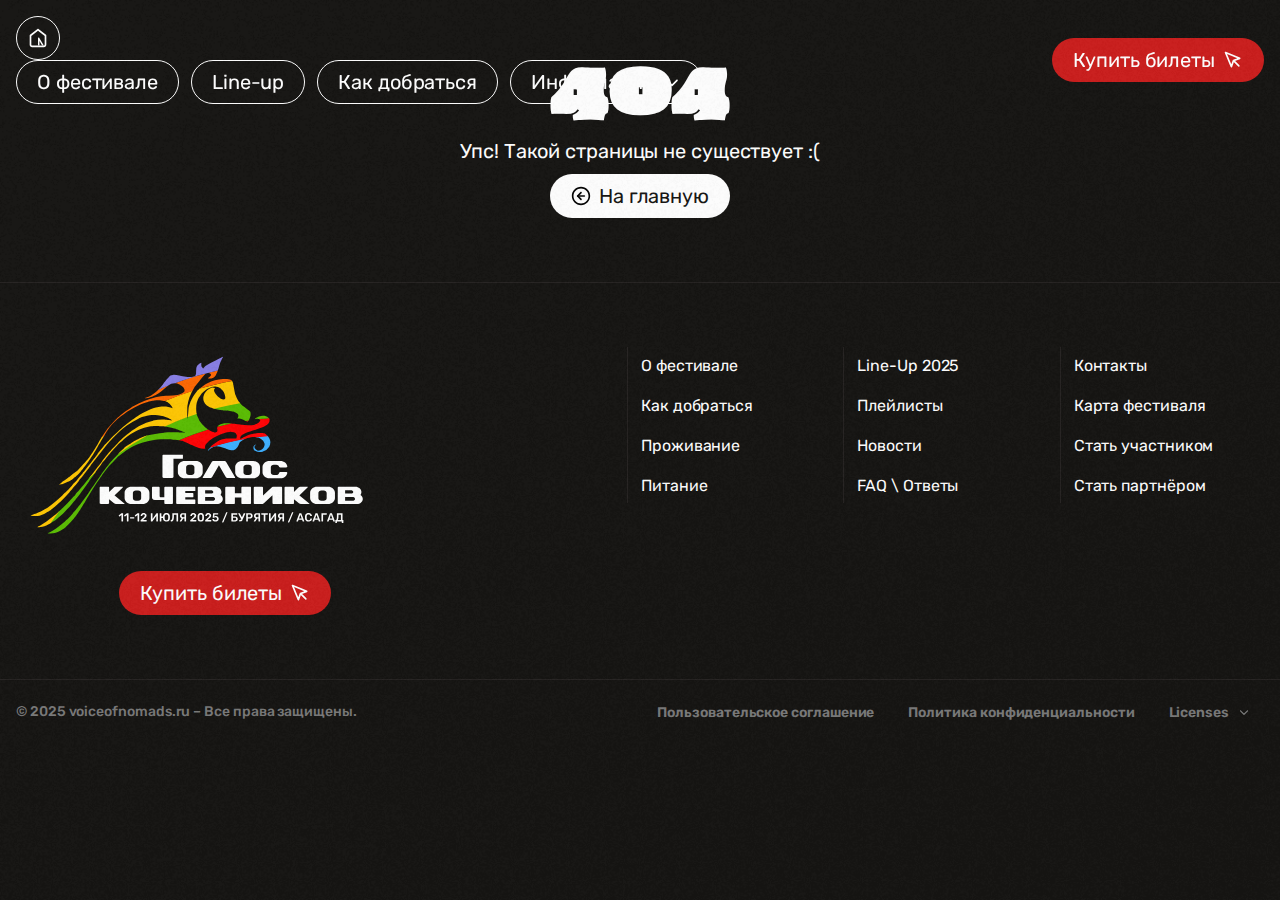
<file: 404_page.html>
<!DOCTYPE html>
<html lang="ru">
<head>
	<meta charset="UTF-8">
	<meta name="viewport" content="width=device-width, initial-scale=1.0">
	<title>Страница не найдена 🎧 Голос кочевников</title>
	<link rel="icon" type="image/x-icon" href="favicon-1.svg">

	<link rel="stylesheet" href="assets/css/normalize.css">
	<link rel="stylesheet" href="assets/css/root.css">
	<link rel="stylesheet" href="assets/css/ui.css">
	<link rel="stylesheet" href="assets/css/icons.css">
	<link rel="stylesheet" href="assets/css/animations.css">

	<link rel="stylesheet" href="assets/css/header.css">
	<link rel="stylesheet" href="assets/css/footer.css">

	<link rel="stylesheet" href="assets/css/sections/hello.css">
	<link rel="stylesheet" href="assets/css/sections/line-up.css">
	<link rel="stylesheet" href="assets/css/sections/schedule.css">
	<link rel="stylesheet" href="assets/css/sections/faq.css">
	<link rel="stylesheet" href="assets/css/sections/partners.css">
	<link rel="stylesheet" href="assets/css/sections/map.css">
	<link rel="stylesheet" href="assets/css/sections/news.css">

	<link rel="preconnect" href="https://fonts.googleapis.com">
	<link rel="preconnect" href="https://fonts.gstatic.com" crossorigin>
	<link href="https://fonts.googleapis.com/css2?family=Oi&family=Rubik:ital,wght@0,300..900;1,300..900&display=swap" rel="stylesheet">
</head>
<body>
	<header class="main-header">
		<div class="content-wrapper">
			<nav class="main-header__buttons-menu">
				<div href="#!" id="buttonToggleNav" class="button is-style-bordered is-size-l has-only-icon">
					<span class="icon" type="bars"></span>
					<span class="icon" type="x"></span>
				</div>
				<a id="buttonHome" href="index.html" class="button is-style-bordered is-size-l has-only-icon"><div class="icon" type="tent"></div></a>
				<ul>
					<li><a href="#!" class="button is-style-bordered is-size-l">О фестивале</a></li>
					<li><a href="line-up_page.html" class="button is-style-bordered is-size-l">Line-up</a></li>
					<li><a href="#!" class="button is-style-bordered is-size-l">Как добраться</a></li>
					<li>
						<a href="#!" class="button is-style-bordered is-size-l">
							Информация
							<span class="icon" type="chevron-down"></span>
						</a>
						<ul>
							<li><a href="#!" class="button is-size-s">Проживание</a></li>
							<li><a href="#!" class="button is-size-s">Питание</a></li>
							<li><a href="#!" class="button is-size-s">FAQ \ Ответы</a></li>
							<li><a href="#!" class="button is-size-s">Карта фестиваля</a></li>
							<li><a href="#!" class="button is-size-s">Контакты</a></li>
						</ul>
					</li>
				</ul>
			</nav>
			<a href="#!" class="button is-style-ticket is-size-l">
				Купить билеты
				<span class="icon" type="mouse-pointer"></span>
			</a>
		</div>
	</header>
	<section id="not-found" class="section">
		<div class="content-wrapper">
			<div class="headings-block">
				<h2 class="font-heading-xxl">404</h2>
				<p class="font-content-l">Упс! Такой страницы не существует :(</p>
				<a href="index.html" class="button is-size-l">
					<span class="icon" type="arrow-left-circle"></span>
					На главную
				</a>
			</div>
		</div>
	</section>
	<footer class="main-footer">
		<div class="main-footer__content">
			<div class="content-wrapper">
				<div class="main-footer__about">
					<img src="assets/images/res/logo-colorful.svg" alt="Музыкальный фестиваль «Голос кочевников»" class="main-footer__about__logo">
					<a href="#!" class="button is-size-l is-style-ticket">
						Купить билеты
						<span class="icon" type="mouse-pointer"></span>
					</a>
				</div>
				<ul class="main-footer__menu">
					<li>
						<a href="#!" class="button is-style-transparented"></a>
						<ul>
							<li><a href="#!" class="button is-style-transparented">О фестивале</a></li>
							<li><a href="#!" class="button is-style-transparented">Как добраться</a></li>
							<li><a href="#!" class="button is-style-transparented">Проживание</a></li>
							<li><a href="#!" class="button is-style-transparented">Питание</a></li>
						</ul>
					</li>
					<li>
						<a href="#!" class="button is-style-transparented"></a>
						<ul>
							<li><a href="line-up_page.html" class="button is-style-transparented">Line-Up 2025</a></li>
							<li><a href="#!" class="button is-style-transparented">Плейлисты</a></li>
							<li><a href="#!" class="button is-style-transparented">Новости</a></li>
							<li><a href="#!" class="button is-style-transparented">FAQ \ Ответы</a></li>
						</ul>
					</li>
					<li>
						<a href="#!" class="button is-style-transparented"></a>
						<ul>
							<li><a href="#!" class="button is-style-transparented">Контакты</a></li>
							<li><a href="#!" class="button is-style-transparented">Карта фестиваля</a></li>
							<li><a href="#!" class="button is-style-transparented">Стать участником</a></li>
							<li><a href="#!" class="button is-style-transparented">Стать партнёром</a></li>
						</ul>
					</li>
				</ul>
			</div>
		</div>
		<div class="copyright">
			<div class="content-wrapper">
				<p class="copyright__sign font-content-s">© 2025 voiceofnomads.ru – Все права защищены.</p>
				<div class="copyright__button-list">
					<a href="#!" class="button is-style-transparented is-size-s">Пользовательское соглашение</a>
					<a href="#!" class="button is-style-transparented is-size-s">Политика конфиденциальности</a>
					<details class="licenses-details">
						<summary class="licenses-summary">
							<span class="button is-style-transparented is-size-s">
								Licenses
								<span class="icon" type="chevron-down"></span>
							</span>
						</summary>
						<ul class="licenses-list">
							<li class="license">
								<p class="license__attribution"><a href="https://www.freepik.com/free-vector/abstract-background-with-grainy-texture-black-white_385430023.htm#fromView=search&page=1&position=20&uuid=b2b99049-5778-4639-b728-1bcce756db4e&query=%40soepratman+noise">Image by soepratman on Freepik</a></p>
							</li>
							<li class="license">
								<p class="license__attribution"><a href="https://fonts.google.com/specimen/Oi/license?query=oi">Font “Oi”</a> – Designed by <a href="https://fonts.google.com/?query=Kostas Bartsokas">Kostas Bartsokas</a> – <a href="https://openfontlicense.org/open-font-license-official-text/">Licensed under SIL OFL 1.1</a></p>
							</li>
							<li class="license">
								<p class="license__attribution"><a href="https://fonts.google.com/specimen/Rubik/license">Font “Rubik”</a> – Designed by <a href="https://fonts.google.com/?query=Hubert and Fischer">Hubert and Fischer</a>, <a href="https://fonts.google.com/?query=Meir Sadan">Meir Sadan</a>,  <a href="https://fonts.google.com/?query=Cyreal">Cyreal</a>, <a href="https://fonts.google.com/?query=Daniel Grumer">Daniel Grumer</a>, <a href="https://fonts.google.com/?query=Omaima Dajani">Omaima Dajani</a> – <a href="https://openfontlicense.org/open-font-license-official-text/">Licensed under SIL OFL 1.1</a></p>
							</li>
							<li class="license">
								<p class="license__attribution"><a href="https://github.com/feathericons/feather">“Feather Icons”</a> – <a href="https://twitter.com/colebemis">Made by colebemis</a> – <a href="https://opensource.org/license/mit">Licensed under MIT</a></p>
							</li>
						</ul>
					</details>
				</div>
			</div>
		</div>
	</footer>
	<svg class="svg-res" xmlns="http://www.w3.org/2000/svg" xmlns:xlink="http://www.w3.org/1999/xlink" x="0px" y="0px" viewBox="0 0 311 312" style="enable-background:new 0 0 311 312;" xml:space="preserve">
		<clipPath id="artistBGCroppedRob" clipPathUnits="objectBoundingBox">
			<path class="artist-cover__figures" fill="#FFFFFF" d="M0.9186495176848875,0.03429487179487179l-0.1919614147909968,0.14423076923076922l0.06591639871382636,0.017628205128205128l-0.06398713826366559,0.1358974358974359l0.1919614147909968-0.14423076923076922l-0.06591639871382636-0.017628205128205128L0.9186495176848875,0.03429487179487179z M0.1639871382636656,0.16570512820512823h0.33762057877813506v0.6730769230769231H0.1639871382636656V0.16570512820512823z"/>
		</clipPath>
		<clipPath id="artistCPCroppedRob" clipPathUnits="objectBoundingBox">
			<path class="artist-cover__clip-path" fill="#D9D9D9" d="M0,0.392 C0,0.383,0.003,0.376,0.009,0.37 L0.384,0.008 C0.389,0.003,0.397,0,0.405,0 H0.605 C0.614,0,0.621,0.003,0.627,0.009 L0.992,0.387 C0.997,0.392,1,0.4,1,0.408 V0.602 C1,0.611,0.997,0.618,0.991,0.624 L0.611,0.992 C0.605,0.997,0.597,1,0.589,1 H0.395 C0.386,1,0.379,0.997,0.373,0.991 L0.008,0.613 C0.003,0.608,0,0.6,0,0.592 V0.392"/>
		</clipPath>

		<clipPath id="artistBGRounded" clipPathUnits="objectBoundingBox">
			<path d="M0.2508038585209003,0.6657051282051282c0.06752411575562701,0,0.12218649517684887,0.05448717948717949,0.12218649517684887,0.12179487179487179s-0.05466237942122187,0.12179487179487179-0.12218649517684887,0.12179487179487179s-0.12218649517684887-0.05448717948717949-0.12218649517684887-0.12179487179487179S0.1832797427652733,0.6657051282051282,0.2508038585209003,0.6657051282051282z M0.7861736334405145,0.0983974358974359
			c0.11800643086816721,0,0.21382636655948553,0.09551282051282052,0.21382636655948553,0.21314102564102563s-0.09581993569131833,0.21314102564102563-0.21382636655948553,0.21314102564102563S0.572347266881029,0.42948717948717946,0.572347266881029,0.31153846153846154S0.6681672025723473,0.0983974358974359,0.7861736334405145,0.0983974358974359z M0.2491961414790997,0.13685897435897437c0.11800643086816721,0,0.21382636655948553,0.09551282051282052,0.21382636655948553,0.21314102564102563
			s-0.09581993569131833,0.21314102564102563-0.21382636655948553,0.21314102564102563S0.03536977491961415,0.46794871794871795,0.03536977491961415,0.35000000000000003S0.13118971061093246,0.13685897435897437,0.2491961414790997,0.13685897435897437z"/>
		</clipPath>
		<clipPath id="artistCPRounded" clipPathUnits="objectBoundingBox">
			<path d="M0.5,0 C0.776,0,1,0.224,1,0.5 S0.776,1,0.5,1 S0,0.776,0,0.5 S0.224,0,0.5,0"/>
		</clipPath>

		<clipPath id="artistBGArch" clipPathUnits="objectBoundingBox">
			<path d="M0.7485530546623794,0.11185897435897435c-0.0022508038585209-0.0028846153846153848,0.001607717041800643-0.006730769230769231,0.0045016077170418-0.004487179487179487l0.05562700964630225,0.03974358974358975c0.0009646302250803858,0.000641025641025641,0.002572347266881029,0.000641025641025641,0.0038585209003215433,0L0.8681672025723473,0.10737179487179487c0.002893890675241158-0.0022435897435897434,0.0067524115755627015,0.0016025641025641025,0.0045016077170418,0.004487179487179487
			l-0.03987138263665595,0.05544871794871795c-0.0009646302250803858,0.0009615384615384615-0.0009646302250803858,0.002564102564102564,0,0.003846153846153846l0.03987138263665595,0.05544871794871795c0.0022508038585209,0.0028846153846153848-0.001607717041800643,0.006730769230769231-0.0045016077170418,0.004487179487179487l-0.05562700964630225-0.03974358974358975c-0.0009646302250803858-0.000641025641025641-0.002572347266881029-0.000641025641025641-0.0038585209003215433,0l-0.05562700964630225,0.03974358974358975
			c-0.002893890675241158,0.0022435897435897434-0.0067524115755627015-0.0016025641025641025-0.0045016077170418-0.004487179487179487l0.03987138263665595-0.05544871794871795c0.0009646302250803858-0.0009615384615384615,0.0009646302250803858-0.002564102564102564,0-0.003846153846153846L0.7485530546623794,0.11185897435897435z M0.2012861736334405,0.8580128205128205c0.0022508038585209,0.008333333333333333-0.008038585209003215,0.014102564102564105-0.01382636655948553,0.008012820512820512L0.1157556270096463,0.7945512820512821
			c-0.0022508038585209-0.0022435897435897434-0.005144694533762058-0.0028846153846153848-0.008038585209003215-0.0022435897435897434l-0.09774919614147909,0.02596153846153846c-0.008360128617363344,0.0022435897435897434-0.01414790996784566-0.008012820512820512-0.008038585209003215-0.013782051282051282l0.07170418006430869-0.07147435897435897c0.0022508038585209-0.0022435897435897434,0.002893890675241158-0.005128205128205128,0.0022508038585209-0.008012820512820512l-0.026045016077170417-0.09743589743589744
			c-0.0022508038585209-0.008333333333333333,0.008038585209003215-0.014102564102564105,0.01382636655948553-0.008012820512820512L0.13504823151125403,0.6907051282051282c0.0022508038585209,0.0022435897435897434,0.005144694533762058,0.0028846153846153848,0.008038585209003215,0.0022435897435897434l0.09774919614147909-0.02596153846153846c0.008360128617363344-0.0022435897435897434,0.01414790996784566,0.008012820512820512,0.008038585209003215,0.013782051282051282l-0.07170418006430869,0.07147435897435897
			c-0.0022508038585209,0.0022435897435897434-0.002893890675241158,0.005128205128205128-0.0022508038585209,0.008012820512820512L0.2012861736334405,0.8580128205128205z M0.19292604501607716,0.02980769230769231l0.010932475884244373,0.15512820512820513c0.0003215434083601286,0.0054487179487179484,0.00707395498392283,0.008012820512820512,0.010932475884244373,0.004166666666666667l0.10836012861736335-0.11217948717948718L0.2311897106109325,0.20288461538461539c-0.003215434083601286,0.004487179487179487,0.0003215434083601286,0.010576923076923076,0.005787781350482316,0.010256410256410256
			l0.1553054662379421-0.016346153846153844L0.24083601286173636,0.23429487179487177c-0.005466237942122186,0.001282051282051282-0.0067524115755627015,0.008333333333333333-0.0019292604501607716,0.011538461538461539l0.12958199356913183,0.08685897435897437L0.2279742765273312,0.2644230769230769c-0.005144694533762058-0.002564102564102564-0.010610932475884243,0.0022435897435897434-0.0090032154340836,0.007371794871794872l0.043086816720257236,0.14967948717948718L0.1987138263665595,0.2794871794871795
			c-0.0022508038585209-0.005128205128205128-0.00964630225080386-0.005128205128205128-0.011897106109324759,0l-0.06334405144694534,0.1423076923076923l0.043086816720257236-0.14967948717948718c0.001607717041800643-0.0054487179487179484-0.0038585209003215433-0.009935897435897437-0.0090032154340836-0.007371794871794872L0.017363344051446947,0.3326923076923077l0.12958199356913183-0.08685897435897437c0.0045016077170418-0.003205128205128205,0.003215434083601286-0.010256410256410256-0.0019292604501607716-0.011538461538461539L-0.006430868167202572,0.1967948717948718l0.1553054662379421,0.016346153846153844
			c0.005466237942122186,0.000641025641025641,0.0090032154340836-0.0057692307692307696,0.005787781350482316-0.010256410256410256L0.06270096463022508,0.07724358974358975l0.10836012861736335,0.11217948717948718c0.0038585209003215433,0.003846153846153846,0.010610932475884243,0.0016025641025641025,0.010932475884244373-0.004166666666666667L0.19292604501607716,0.02980769230769231z"/>
		</clipPath>
		<clipPath id="artistCPArch" clipPathUnits="objectBoundingBox">
			<path d="M0,0.5 C0,0.224,0.224,0,0.5,0 C0.776,0,1,0.224,1,0.5 V1 H0 V0.5"/>
		</clipPath>

		<clipPath id="artistBGFourRounded" clipPathUnits="objectBoundingBox">
			<path d="M0.5016077170418006,0.10544871794871795l0.09003215434083602,0.07307692307692308h-0.18006430868167203L0.5,0.10578778135048231z M0.5,0.0697749196141479l0.08397435897435897,0.07331189710610933h-0.16794871794871793L0.5016077170418006,0.06955128205128205z M0.5016077170418006,0.03685897435897436l0.08006430868167203,0.07307692307692308h-0.16012861736334405L0.5,0.03697749196141479z
			M0.5,0.0022508038585209l0.07403846153846154,0.07331189710610933h-0.14807692307692308L0.5016077170418006,0.0022435897435897434z M0.21864951768488747,0.10544871794871795l0.09003215434083602,0.07307692307692308H0.12861736334405144L0.21794871794871795,0.10578778135048231z M0.21794871794871795,0.0697749196141479l0.08397435897435897,0.07331189710610933H0.13397435897435897L0.21864951768488747,0.06955128205128205z M0.21864951768488747,0.03685897435897436l0.08006430868167203,0.07307692307692308H0.13858520900321544
		 L0.21794871794871795,0.03697749196141479z M0.21794871794871795,0.0022508038585209l0.07403846153846154,0.07331189710610933H0.1439102564102564L0.21864951768488747,0.0022435897435897434z M0.7845659163987139,0.10544871794871795l0.09003215434083602,0.07307692307692308h-0.18006430868167203L0.782051282051282,0.10578778135048231z M0.782051282051282,0.0697749196141479l0.08397435897435897,0.07331189710610933h-0.16794871794871793L0.7845659163987139,0.06955128205128205z M0.7845659163987139,0.03685897435897436
		 l0.08006430868167203,0.07307692307692308h-0.16012861736334405L0.782051282051282,0.03697749196141479z M0.782051282051282,0.0022508038585209l0.07403846153846154,0.07331189710610933h-0.14807692307692308L0.7845659163987139,0.0022435897435897434z M0.7813504823151125,0.7487179487179487l0.21864951768488747,0.1766025641025641H0.5627009646302251L0.7788461538461539,0.7511254019292605z M0.7788461538461539,0.6643086816720257l0.20416666666666666,0.17717041800643088H0.5746794871794872
		 L0.7813504823151125,0.6621794871794872z M0.7813504823151125,0.5823717948717948l0.19421221864951768,0.1766025641025641H0.5871382636655949L0.7788461538461539,0.5842443729903537z M0.7788461538461539,0.5006430868167202l0.1798076923076923,0.17717041800643088H0.5990384615384615L0.7813504823151125,0.4990384615384615z M0.21864951768488747,0.7487179487179487l0.21864951768488747,0.1766025641025641H0L0.21794871794871795,0.7511254019292605z M0.21794871794871795,0.6643086816720257
		 l0.20416666666666666,0.17717041800643088H0.013782051282051282L0.21864951768488747,0.6621794871794872z M0.21864951768488747,0.5823717948717948l0.19421221864951768,0.1766025641025641H0.024437299035369772L0.21794871794871795,0.5842443729903537z M0.21794871794871795,0.5006430868167202l0.1798076923076923,0.17717041800643088H0.038141025641025644L0.21864951768488747,0.4990384615384615z"/>
		</clipPath>
		<clipPath id="artistCPFourRounded" clipPathUnits="objectBoundingBox">
			<path d="M0.54,0.731 C0.54,0.879,0.419,1,0.27,1 C0.121,1,0,0.88,0,0.731 S0.121,0.462,0.27,0.462 C0.419,0.462,0.54,0.583,0.54,0.731 M1,0.731 C1,0.879,0.879,1,0.73,1 C0.581,1,0.46,0.88,0.46,0.731 S0.581,0.462,0.73,0.462 C0.879,0.462,1,0.583,1,0.731 M1,0.269 C1,0.417,0.879,0.538,0.73,0.538 C0.581,0.538,0.46,0.417,0.46,0.269 C0.46,0.121,0.581,0,0.73,0 C0.879,0,1,0.121,1,0.269 M0.54,0.269 C0.54,0.417,0.419,0.538,0.27,0.538 C0.121,0.538,0,0.417,0,0.269 C0,0.121,0.121,0,0.27,0 C0.419,0,0.54,0.121,0.54,0.269"/>
		</clipPath>

		<clipPath id="artistBGPolygon" clipPathUnits="objectBoundingBox">
			<path d="M0.7655948553054662,0.19262820512820514l-0.14212218649517686,0.14166666666666666L0.5755627009646302,0.28685897435897434l0.1909967845659164-0.19038461538461537L0.8141479099678456,0.14423076923076922l0.14212218649517686-0.14166666666666666l0.047588424437299034,0.04743589743589744L0.8131832797427653,0.2403846153846154L0.7655948553054662,0.19262820512820514z M0.6440514469453377,0.19230769230769232
			c0.002893890675241158,0,0.004180064308681672-0.003525641025641026,0.0022508038585209-0.0054487179487179484L0.462379421221865,0.003205128205128205c-0.0012861736334405145-0.001282051282051282-0.003215434083601286-0.001282051282051282-0.0045016077170418,0l-0.09581993569131833,0.09551282051282052c-0.0012861736334405145,0.001282051282051282-0.003215434083601286,0.001282051282051282-0.0045016077170418,0l-0.02347266881028939-0.023076923076923078c-0.0012861736334405145-0.001282051282051282-0.003215434083601286-0.001282051282051282-0.0045016077170418,0L0.21639871382636655,0.18685897435897436
			C0.2144694533762058,0.18878205128205128,0.2157556270096463,0.19230769230769232,0.21864951768488747,0.19230769230769232l0.2337620578778135,0c0,0,0,0,0,0s0,0,0,0H0.6440514469453377z"/>
		</clipPath>
		<clipPath id="artistCPPolygon" clipPathUnits="objectBoundingBox">
			<path d="M0.634,0 L1,0.366 L0.866,0.866 L0.366,1 L0,0.634 L0.134,0.134 L0.634,0"/>
		</clipPath>


		<clipPath id="newsBeforeThunder" clipPathUnits="objectBoundingBox">
			<path d="M0.12365853658536587,0.006422018348623854L-0.05121951219512195,0.2862385321100917h0.08073170731707317l-0.03914373088685016,0.174390243902439L0.21712538226299694,0.1795121951219512H0.11590214067278287L0.12365853658536587,0.006422018348623854z M0.9797560975609756,0.6700305810397553L0.8048780487804879,0.9498470948012233h0.08073170731707317l-0.03914373088685016,0.174390243902439l0.21926605504587157-0.22317073170731708
			h-0.10122324159021408L0.9797560975609756,0.6700305810397553z M0.7146341463414634,0.18990825688073396l0.11341463414634147-0.18837920489296636l0.13902439024390245,0.13149847094801223L0.8536585365853658,0.3214067278287462L0.7146341463414634,0.18990825688073396z M-0.10048780487804879,0.9131498470948013L0.15048780487804878,0.4969418960244648l0.3070731707317073,0.2908256880733945L0.20682926829268292,1.2039755351681958L-0.10048780487804879,0.9131498470948013z"/>
		</clipPath>
		<clipPath id="newsAfterThunder" clipPathUnits="objectBoundingBox">
			<path d="M0.12365853658536587,0.006422018348623854L-0.05121951219512195,0.2862385321100917h0.08073170731707317l-0.03914373088685016,0.174390243902439L0.21712538226299694,0.1795121951219512H0.11590214067278287L0.12365853658536587,0.006422018348623854z M0.9797560975609756,0.6700305810397553L0.8048780487804879,0.9498470948012233h0.08073170731707317l-0.03914373088685016,0.174390243902439l0.21926605504587157-0.22317073170731708"/>
		</clipPath>

		<clipPath id="newsBeforeMountains" clipPathUnits="objectBoundingBox">
			<path d="M0.14414634146341465,0.21834862385321102l-0.1078048780487805,0.13516819571865443L0,0.30825688073394497l0.1448780487804878-0.18165137614678897l0.03609756097560976,0.04525993883792049L0.2890243902439024,0.03669724770642202l0.03609756097560976,0.04525993883792049L0.1802439024390244,0.26360856269113153L0.14414634146341465,0.21834862385321102z M0.6324390243902439,0.1345565749235474
			c-0.0021951219512195124,0-0.0031707317073170734-0.0033639143730886853-0.0017073170731707317-0.005198776758409786l0.10170731707317074-0.12752293577981652c0.0009756097560975611-0.0012232415902140674,0.0024390243902439024-0.0012232415902140674,0.0034146341463414634,0l0.05292682926829268,0.06636085626911314c0.0009756097560975611,0.0012232415902140674,0.0024390243902439024,0.0012232415902140674,0.0034146341463414634,0l0.012195121951219513-0.01529051987767584c0.0009756097560975611-0.0012232415902140674,0.0024390243902439024-0.0012232415902140674,0.0034146341463414634,0l0.06195121951219512,0.0764525993883792
			c0.0014634146341463415,0.0018348623853211008,0.00048780487804878054,0.005198776758409786-0.0017073170731707317,0.005198776758409786h-0.12975609756097561c0,0,0,0,0,0l0,0l0,0H0.7929663608562691z"/>
		</clipPath>
		<clipPath id="newsAfterMountains" clipPathUnits="objectBoundingBox">
			<path d="M1.160731707317073,0.9966360856269112c0.0021951219512195124,0,0.0031707317073170734-0.0033639143730886853,0.0017073170731707317-0.005198776758409786l-0.22170731707317073-0.27798165137614683c-0.0009756097560975611-0.0012232415902140674-0.0024390243902439024-0.0012232415902140674-0.0034146341463414634,0l-0.11585365853658537,0.1452599388379205c-0.0009756097560975611,0.0012232415902140674-0.0024390243902439024,0.0012232415902140674-0.0034146341463414634,0l-0.02975609756097561-0.03669724770642202
			c-0.0009756097560975611-0.0012232415902140674-0.0024390243902439024-0.0012232415902140674-0.0034146341463414634,0l-0.13756097560975608,0.16972477064220184c-0.0014634146341463415,0.0018348623853211008-0.00048780487804878054,0.005198776758409786,0.0017073170731707317,0.005198776758409786h0.2809756097560976l0,0l0,0l0,0H1.4553516819571866z M0.14414634146341465,0.21834862385321102l-0.1078048780487805,0.13516819571865443L0,0.30825688073394497l0.1448780487804878-0.18165137614678897
			l0.03609756097560976,0.04525993883792049L0.2890243902439024,0.03669724770642202l0.03609756097560976,0.04525993883792049L0.1802439024390244,0.26360856269113153L0.14414634146341465,0.21834862385321102z"/>
		</clipPath>

		<clipPath id="newsBeforeStars" clipPathUnits="objectBoundingBox">
			<path d="M0.8331707317073171,0.03363914373088685c-0.0009756097560975611-0.0033639143730886853,0.0024390243902439024-0.005810397553516819,0.004146341463414634-0.0030581039755351682L0.8902439024390244,0.11131498470948012c0.0007317073170731707,0.0009174311926605504,0.0017073170731707317,0.0015290519877675841,0.002682926829268293,0.0009174311926605504l0.07780487804878049-0.03669724770642202c0.002682926829268293-0.0012232415902140674,0.004634146341463414,0.0030581039755351682,0.0024390243902439024,0.005198776758409786L0.9087804878048781,0.14678899082568808
			c-0.0007317073170731707,0.0009174311926605504-0.0012195121951219512,0.0021406727828746177-0.0007317073170731707,0.0033639143730886853l0.02926829268292683,0.09755351681957186c0.0009756097560975611,0.0033639143730886853-0.0024390243902439024,0.005810397553516819-0.004146341463414634,0.0030581039755351682L0.8804878048780488,0.17003058103975535c-0.0007317073170731707-0.0009174311926605504-0.0017073170731707317-0.0015290519877675841-0.002682926829268293-0.0009174311926605504l-0.07780487804878049,0.03669724770642202c-0.002682926829268293,0.0012232415902140674-0.004634146341463414-0.0030581039755351682-0.0024390243902439024-0.005198776758409786L0.8619512195121951,0.1345565749235474
			c0.0007317073170731707-0.0009174311926605504,0.0012195121951219512-0.0021406727828746177,0.0007317073170731707-0.0033639143730886853L0.8331707317073171,0.03363914373088685z M0.5017073170731707,0.2324159021406728c0.009999999999999998,0,0.013414634146341463,0.01651376146788991,0.004878048780487805,0.022935779816513763l-0.16585365853658537,0.1201834862385321c-0.002926829268292683,0.0021406727828746177-0.004878048780487805,0.0061162079510703364-0.004878048780487805,0.010703363914373088l-0.00024390243902439027,0.2400611620795107c0,0.01253822629969419-0.013170731707317074,0.016819571865443424-0.018292682926829267,0.0061162079510703364
			l-0.09585365853658535-0.20795107033639143c-0.0017073170731707317-0.0036697247706422016-0.004878048780487805-0.0061162079510703364-0.00853658536585366-0.0061162079510703364l-0.19146341463414634-0.00030581039755351685c-0.009999999999999998,0-0.013414634146341463-0.01651376146788991-0.004878048780487805-0.022935779816513763l0.16585365853658537-0.1201834862385321c0.002926829268292683-0.0021406727828746177,0.004878048780487805-0.0061162079510703364,0.004878048780487805-0.010703363914373088L0.1878048780487805,0.02415902140672783c0-0.01253822629969419,0.013170731707317074-0.016819571865443424,0.018292682926829267-0.0061162079510703364l0.09585365853658535,0.20795107033639143
			c0.0017073170731707317,0.0036697247706422016,0.004878048780487805,0.0061162079510703364,0.00853658536585366,0.0061162079510703364L0.5017073170731707,0.2324159021406728z M0.08170731707317073,0.6146788990825688l0.012195121951219513,0.2214067278287462c0.00024390243902439027,0.005198776758409786,0.005365853658536586,0.00764525993883792,0.008292682926829269,0.003975535168195719l0.12292682926829268-0.1596330275229358l-0.10414634146341464,0.1795107033639144c-0.0024390243902439024,0.004281345565749235,0.00024390243902439027,0.010091743119266054,0.004390243902439025,0.00978593272171254l0.17609756097560977-0.023241590214067277
			l-0.17170731707317075,0.053516819571865444c-0.004146341463414634,0.0012232415902140674-0.005121951219512195,0.007951070336391438-0.0014634146341463415,0.011009174311926606l0.14682926829268295,0.12385321100917432l-0.15902439024390244-0.09755351681957186c-0.0039024390243902443-0.002446483180428135-0.008048780487804878,0.0021406727828746177-0.006829268292682927,0.007033639143730886l0.04902439024390244,0.21314984709480123l-0.07195121951219512-0.20275229357798163c-0.0017073170731707317-0.00489296636085627-0.007317073170731708-0.00489296636085627-0.00902439024390244,0
			L0.005365853658536586,1.157492354740061l0.04902439024390244-0.21314984709480123c0.0012195121951219512-0.005198776758409786-0.002926829268292683-0.009480122324159021-0.006829268292682927-0.007033639143730886l-0.15902439024390244,0.09755351681957186l0.14682926829268295-0.12385321100917432c0.0034146341463414634-0.0030581039755351682,0.0024390243902439024-0.00978593272171254-0.0014634146341463415-0.011009174311926606l-0.17170731707317075-0.053516819571865444l0.17609756097560977,0.023241590214067277
			c0.004146341463414634,0.0006116207951070337,0.006829268292682927-0.005504587155963303,0.004390243902439025-0.00978593272171254l-0.10414634146341464-0.1795107033639144l0.12292682926829268,0.1596330275229358c0.002926829268292683,0.0036697247706422016,0.008048780487804878,0.0015290519877675841,0.008292682926829269-0.003975535168195719L0.08170731707317073,0.6146788990825688z"/>
		</clipPath>
		<clipPath id="newsAfterStars" clipPathUnits="objectBoundingBox">
			<path d="M0.8331707317073171,0.03374233128834356c-0.0009756097560975611-0.0033742331288343563,0.0024390243902439024-0.005828220858895705,0.004146341463414634-0.003067484662576687L0.8902439024390244,0.1116564417177914c0.0007317073170731707,0.0009202453987730061,0.0017073170731707317,0.0015337423312883436,0.002682926829268293,0.0009202453987730061l0.07780487804878049-0.03680981595092025c0.002682926829268293-0.001226993865030675,0.004634146341463414,0.003067484662576687,0.0024390243902439024,0.005214723926380368L0.9087804878048781,0.147239263803681
			c-0.0007317073170731707,0.0009202453987730061-0.0012195121951219512,0.0021472392638036807-0.0007317073170731707,0.0033742331288343563l0.02926829268292683,0.09785276073619631c0.0009756097560975611,0.0033742331288343563-0.0024390243902439024,0.005828220858895705-0.004146341463414634,0.003067484662576687L0.8804878048780488,0.17055214723926382c-0.0007317073170731707-0.0009202453987730061-0.0017073170731707317-0.0015337423312883436-0.002682926829268293-0.0009202453987730061l-0.07780487804878049,0.03680981595092025c-0.002682926829268293,0.001226993865030675-0.004634146341463414-0.003067484662576687-0.0024390243902439024-0.005214723926380368L0.8619512195121951,0.13496932515337423
			c0.0007317073170731707-0.0009202453987730061,0.0012195121951219512-0.0021472392638036807,0.0007317073170731707-0.0033742331288343563L0.8331707317073171,0.03374233128834356z M0.08170731707317073,0.6165644171779141l0.012195121951219513,0.22208588957055217c0.00024390243902439027,0.005214723926380368,0.005365853658536586,0.007668711656441718,0.008292682926829269,0.003987730061349694l0.12292682926829268-0.1601226993865031l-0.10414634146341464,0.18006134969325155c-0.0024390243902439024,0.0042944785276073615,0.00024390243902439027,0.010122699386503066,0.004390243902439025,0.0098159509202454
			l0.17609756097560977-0.02331288343558282l-0.17170731707317075,0.05368098159509203c-0.004146341463414634,0.001226993865030675-0.005121951219512195,0.007975460122699387-0.0014634146341463415,0.011042944785276074l0.14682926829268295,0.12423312883435583l-0.15902439024390244-0.09785276073619631c-0.0039024390243902443-0.00245398773006135-0.008048780487804878,0.0021472392638036807-0.006829268292682927,0.0070552147239263795l0.04902439024390244,0.2138036809815951l-0.07195121951219512-0.20337423312883435
			c-0.0017073170731707317-0.0049079754601227-0.007317073170731708-0.0049079754601227-0.00902439024390244,0L0.005365853658536586,1.1610429447852761l0.04902439024390244-0.2138036809815951c0.0012195121951219512-0.005214723926380368-0.002926829268292683-0.00950920245398773-0.006829268292682927-0.0070552147239263795l-0.15902439024390244,0.09785276073619631l0.14682926829268295-0.12423312883435583c0.0034146341463414634-0.003067484662576687,0.0024390243902439024-0.0098159509202454-0.0014634146341463415-0.011042944785276074l-0.17170731707317075-0.05368098159509203l0.17609756097560977,0.02331288343558282
			c0.004146341463414634,0.0006134969325153375,0.006829268292682927-0.005521472392638037,0.004390243902439025-0.0098159509202454l-0.10414634146341464-0.18006134969325155l0.12292682926829268,0.1601226993865031c0.002926829268292683,0.0036809815950920245,0.008048780487804878,0.0015337423312883436,0.008292682926829269-0.003987730061349694L0.08170731707317073,0.6165644171779141z"/>
		</clipPath>

		<clipPath id="newsBeforeWaves" clipPathUnits="objectBoundingBox">
			<path d="M0.53,0.079 c-0.004,0.007,-0.007,0.014,-0.01,0.022 c-0.008,0.024,0.006,0.047,0.022,0.047 l0,0 c0.016,0,0.029,0.023,0.037,0.047 c0.003,0.008,0.006,0.016,0.01,0.022 c0.011,0.018,0.026,0.029,0.042,0.029 s0.03,-0.01,0.042,-0.029 c0.011,-0.018,0.017,-0.043,0.017,-0.069 c0,0.026,0.006,0.051,0.017,0.069 c0.011,0.018,0.026,0.029,0.042,0.029 s0.03,-0.01,0.042,-0.029 l0,0 c0.018,-0.03,-0.003,-0.07,-0.029,-0.07 h-0.013 H0.689 h0.013 c0.026,0,0.047,-0.039,0.029,-0.07 l0,0 c-0.011,-0.018,-0.026,-0.029,-0.042,-0.029 s-0.03,0.01,-0.042,0.029 c-0.011,0.018,-0.017,0.043,-0.017,0.07 c0,-0.026,-0.006,-0.051,-0.017,-0.07 c-0.011,-0.018,-0.026,-0.029,-0.042,-0.029 S0.541,0.06,0.53,0.079 M-0.041,0.961 c-0.006,0.01,-0.009,0.023,-0.009,0.037 h0.023 c0,-0.003,0.001,-0.007,0.002,-0.009 c0.001,-0.002,0.003,-0.004,0.005,-0.004 s0.004,0.001,0.005,0.004 c0.001,0.002,0.002,0.006,0.002,0.009 c0,0.014,0.003,0.027,0.009,0.037 c0.006,0.01,0.014,0.015,0.022,0.015 s0.016,-0.005,0.022,-0.015 c0.006,-0.01,0.009,-0.023,0.009,-0.037 c0,-0.003,0.001,-0.007,0.002,-0.009 c0.001,-0.002,0.003,-0.004,0.005,-0.004 c0.002,0,0.004,0.001,0.005,0.004 c0.001,0.002,0.002,0.006,0.002,0.009 c0,0.014,0.003,0.027,0.009,0.037 c0.006,0.01,0.014,0.015,0.022,0.015 c0.008,0,0.016,-0.005,0.022,-0.015 c0.006,-0.01,0.009,-0.023,0.009,-0.037 c0,-0.003,0.001,-0.007,0.002,-0.009 c0.001,-0.002,0.003,-0.004,0.005,-0.004 c0.002,0,0.004,0.001,0.005,0.004 c0.001,0.002,0.002,0.006,0.002,0.009 c0,0.014,0.003,0.027,0.009,0.037 c0.006,0.01,0.014,0.015,0.022,0.015 s0.016,-0.005,0.022,-0.015 c0.006,-0.01,0.009,-0.023,0.009,-0.037 c0,-0.003,0.001,-0.007,0.002,-0.009 c0.001,-0.002,0.003,-0.004,0.005,-0.004 c0.002,0,0.004,0.001,0.005,0.004 c0.001,0.002,0.002,0.006,0.002,0.009 c0,0.014,0.003,0.027,0.009,0.037 c0.006,0.01,0.014,0.015,0.022,0.015 c0.008,0,0.016,-0.005,0.022,-0.015 c0.006,-0.01,0.009,-0.023,0.009,-0.037 h-0.023 c0,0.003,-0.001,0.007,-0.002,0.009 c-0.001,0.002,-0.003,0.004,-0.005,0.004 s-0.004,-0.001,-0.005,-0.004 c-0.001,-0.002,-0.002,-0.006,-0.002,-0.009 c0,-0.014,-0.003,-0.027,-0.009,-0.037 c-0.006,-0.01,-0.014,-0.015,-0.022,-0.015 c-0.008,0,-0.016,0.005,-0.022,0.015 c-0.006,0.01,-0.009,0.023,-0.009,0.037 c0,0.003,-0.001,0.007,-0.002,0.009 c-0.001,0.002,-0.003,0.004,-0.005,0.004 c-0.002,0,-0.004,-0.001,-0.005,-0.004 c-0.001,-0.002,-0.002,-0.006,-0.002,-0.009 c0,-0.014,-0.003,-0.027,-0.009,-0.037 c-0.006,-0.01,-0.014,-0.015,-0.022,-0.015 c-0.008,0,-0.016,0.005,-0.022,0.015 c-0.006,0.01,-0.009,0.023,-0.009,0.037 c0,0.003,-0.001,0.007,-0.002,0.009 c-0.001,0.002,-0.003,0.004,-0.005,0.004 c-0.002,0,-0.004,-0.001,-0.005,-0.004 c-0.001,-0.002,-0.002,-0.006,-0.002,-0.009 c0,-0.014,-0.003,-0.027,-0.009,-0.037 c-0.006,-0.01,-0.014,-0.015,-0.022,-0.015 c-0.008,0,-0.016,0.005,-0.022,0.015 c-0.006,0.01,-0.009,0.023,-0.009,0.037 c0,0.003,-0.001,0.007,-0.002,0.009 c-0.001,0.002,-0.003,0.004,-0.005,0.004 c-0.002,0,-0.004,-0.001,-0.005,-0.004 c-0.001,-0.002,-0.002,-0.006,-0.002,-0.009 c0,-0.014,-0.003,-0.027,-0.009,-0.037 c-0.006,-0.01,-0.014,-0.015,-0.022,-0.015 C-0.027,0.946,-0.035,0.951,-0.041,0.961 M-0.119,0.838 c-0.006,0.01,-0.009,0.023,-0.009,0.037 h0.023 c0,-0.003,0.001,-0.007,0.002,-0.009 c0.001,-0.002,0.003,-0.004,0.005,-0.004 c0.002,0,0.004,0.001,0.005,0.004 c0.001,0.002,0.002,0.006,0.002,0.009 c0,0.014,0.003,0.027,0.009,0.037 c0.006,0.01,0.014,0.015,0.022,0.015 s0.016,-0.005,0.022,-0.015 c0.006,-0.01,0.009,-0.023,0.009,-0.037 c0,-0.003,0.001,-0.007,0.002,-0.009 c0.001,-0.002,0.003,-0.004,0.005,-0.004 c0.002,0,0.004,0.001,0.005,0.004 c0.001,0.002,0.002,0.006,0.002,0.009 c0,0.014,0.003,0.027,0.009,0.037 c0.006,0.01,0.014,0.015,0.022,0.015 c0.008,0,0.016,-0.005,0.022,-0.015 c0.006,-0.01,0.009,-0.023,0.009,-0.037 c0,-0.003,0.001,-0.007,0.002,-0.009 c0.001,-0.002,0.003,-0.004,0.005,-0.004 c0.002,0,0.004,0.001,0.005,0.004 c0.001,0.002,0.002,0.006,0.002,0.009 c0,0.014,0.003,0.027,0.009,0.037 c0.006,0.01,0.014,0.015,0.022,0.015 s0.016,-0.005,0.022,-0.015 c0.006,-0.01,0.009,-0.023,0.009,-0.037 c0,-0.003,0.001,-0.007,0.002,-0.009 c0.001,-0.002,0.003,-0.004,0.005,-0.004 c0.002,0,0.004,0.001,0.005,0.004 c0.001,0.002,0.002,0.006,0.002,0.009 c0,0.014,0.003,0.027,0.009,0.037 c0.006,0.01,0.014,0.015,0.022,0.015 c0.008,0,0.016,-0.005,0.022,-0.015 c0.006,-0.01,0.009,-0.023,0.009,-0.037 H0.18 c0,0.003,-0.001,0.007,-0.002,0.009 c-0.001,0.002,-0.003,0.004,-0.005,0.004 c-0.002,0,-0.004,-0.001,-0.005,-0.004 c-0.001,-0.002,-0.002,-0.006,-0.002,-0.009 c0,-0.014,-0.003,-0.027,-0.009,-0.037 c-0.006,-0.01,-0.014,-0.015,-0.022,-0.015 s-0.016,0.005,-0.022,0.015 c-0.006,0.01,-0.009,0.023,-0.009,0.037 c0,0.003,-0.001,0.007,-0.002,0.009 c-0.001,0.002,-0.003,0.004,-0.005,0.004 c-0.002,0,-0.004,-0.001,-0.005,-0.004 c-0.001,-0.002,-0.002,-0.006,-0.002,-0.009 c0,-0.014,-0.003,-0.027,-0.009,-0.037 c-0.006,-0.01,-0.014,-0.015,-0.022,-0.015 c-0.008,0,-0.016,0.005,-0.022,0.015 c-0.006,0.01,-0.009,0.023,-0.009,0.037 c0,0.003,-0.001,0.007,-0.002,0.009 c-0.001,0.002,-0.003,0.004,-0.005,0.004 c-0.002,0,-0.004,-0.001,-0.005,-0.004 c-0.001,-0.002,-0.002,-0.006,-0.002,-0.009 c0,-0.014,-0.003,-0.027,-0.009,-0.037 c-0.006,-0.01,-0.014,-0.015,-0.022,-0.015 c-0.008,0,-0.016,0.005,-0.022,0.015 c-0.006,0.01,-0.009,0.023,-0.009,0.037 c0,0.003,-0.001,0.007,-0.002,0.009 c-0.001,0.002,-0.003,0.004,-0.005,0.004 c-0.002,0,-0.004,-0.001,-0.005,-0.004 c-0.001,-0.002,-0.002,-0.006,-0.002,-0.009 c0,-0.014,-0.003,-0.027,-0.009,-0.037 c-0.006,-0.01,-0.014,-0.015,-0.022,-0.015 C-0.105,0.823,-0.113,0.828,-0.119,0.838 M-0.194,0.715 c-0.006,0.01,-0.009,0.023,-0.009,0.037 h0.023 c0,-0.003,0.001,-0.007,0.002,-0.009 c0.001,-0.002,0.003,-0.004,0.005,-0.004 c0.002,0,0.004,0.001,0.005,0.004 c0.001,0.002,0.002,0.006,0.002,0.009 c0,0.014,0.003,0.027,0.009,0.037 c0.006,0.01,0.014,0.015,0.022,0.015 s0.016,-0.005,0.022,-0.015 c0.006,-0.01,0.009,-0.023,0.009,-0.037 c0,-0.003,0.001,-0.007,0.002,-0.009 c0.001,-0.002,0.003,-0.004,0.005,-0.004 c0.002,0,0.004,0.001,0.005,0.004 c0.001,0.002,0.002,0.006,0.002,0.009 c0,0.014,0.003,0.027,0.009,0.037 c0.006,0.01,0.014,0.015,0.022,0.015 c0.008,0,0.016,-0.005,0.022,-0.015 c0.006,-0.01,0.009,-0.023,0.009,-0.037 c0,-0.003,0.001,-0.007,0.002,-0.009 c0.001,-0.002,0.003,-0.004,0.005,-0.004 s0.004,0.001,0.005,0.004 c0.001,0.002,0.002,0.006,0.002,0.009 c0,0.014,0.003,0.027,0.009,0.037 c0.006,0.01,0.014,0.015,0.022,0.015 s0.016,-0.005,0.022,-0.015 c0.006,-0.01,0.009,-0.023,0.009,-0.037 c0,-0.003,0.001,-0.007,0.002,-0.009 c0.001,-0.002,0.003,-0.004,0.005,-0.004 c0.002,0,0.004,0.001,0.005,0.004 c0.001,0.002,0.002,0.006,0.002,0.009 c0,0.014,0.003,0.027,0.009,0.037 c0.006,0.01,0.014,0.015,0.022,0.015 c0.008,0,0.016,-0.005,0.022,-0.015 c0.006,-0.01,0.009,-0.023,0.009,-0.037 H0.104 c0,0.003,-0.001,0.007,-0.002,0.009 c-0.001,0.002,-0.003,0.004,-0.005,0.004 c-0.002,0,-0.004,-0.001,-0.005,-0.004 c-0.001,-0.002,-0.002,-0.006,-0.002,-0.009 c0,-0.014,-0.003,-0.027,-0.009,-0.037 c-0.006,-0.01,-0.014,-0.015,-0.022,-0.015 s-0.016,0.005,-0.022,0.015 c-0.006,0.01,-0.009,0.023,-0.009,0.037 c0,0.003,-0.001,0.007,-0.002,0.009 c-0.001,0.002,-0.003,0.004,-0.005,0.004 c-0.002,0,-0.004,-0.001,-0.005,-0.004 c-0.001,-0.002,-0.002,-0.006,-0.002,-0.009 c0,-0.014,-0.003,-0.027,-0.009,-0.037 c-0.006,-0.01,-0.014,-0.015,-0.022,-0.015 c-0.008,0,-0.016,0.005,-0.022,0.015 c-0.006,0.01,-0.009,0.023,-0.009,0.037 c0,0.003,-0.001,0.007,-0.002,0.009 c-0.001,0.002,-0.003,0.004,-0.005,0.004 c-0.002,0,-0.004,-0.001,-0.005,-0.004 c-0.001,-0.002,-0.002,-0.006,-0.002,-0.009 c0,-0.014,-0.003,-0.027,-0.009,-0.037 c-0.006,-0.01,-0.014,-0.015,-0.022,-0.015 c-0.008,0,-0.016,0.005,-0.022,0.015 c-0.006,0.01,-0.009,0.023,-0.009,0.037 c0,0.003,-0.001,0.007,-0.002,0.009 c-0.001,0.002,-0.003,0.004,-0.005,0.004 c-0.002,0,-0.004,-0.001,-0.005,-0.004 c-0.001,-0.002,-0.002,-0.006,-0.002,-0.009 c0,-0.014,-0.003,-0.027,-0.009,-0.037 c-0.006,-0.01,-0.014,-0.015,-0.022,-0.015 C-0.181,0.7,-0.189,0.705,-0.194,0.715 M0.124,0.05 c0.068,0,0.124,0.093,0.124,0.207 s-0.055,0.207,-0.124,0.207 S0,0.37,0,0.256 S0.055,0.05,0.124,0.05"/>
		</clipPath>
		<clipPath id="newsAfterWaves" clipPathUnits="objectBoundingBox">
			<path d="M0.53,0.079 c-0.004,0.007,-0.007,0.014,-0.01,0.022 c-0.008,0.024,0.006,0.047,0.022,0.047 l0,0 c0.016,0,0.029,0.023,0.037,0.047 c0.003,0.008,0.006,0.016,0.01,0.022 c0.011,0.018,0.026,0.029,0.042,0.029 s0.03,-0.01,0.042,-0.029 c0.011,-0.018,0.017,-0.043,0.017,-0.069 c0,0.026,0.006,0.051,0.017,0.069 c0.011,0.018,0.026,0.029,0.042,0.029 s0.03,-0.01,0.042,-0.029 l0,0 c0.018,-0.03,-0.003,-0.07,-0.029,-0.07 h-0.013 H0.689 h0.013 c0.026,0,0.047,-0.039,0.029,-0.07 l0,0 c-0.011,-0.018,-0.026,-0.029,-0.042,-0.029 s-0.03,0.01,-0.042,0.029 c-0.011,0.018,-0.017,0.043,-0.017,0.07 c0,-0.026,-0.006,-0.051,-0.017,-0.07 c-0.011,-0.018,-0.026,-0.029,-0.042,-0.029 S0.541,0.06,0.53,0.079 M-0.041,0.961 c-0.006,0.01,-0.009,0.023,-0.009,0.037 h0.023 c0,-0.003,0.001,-0.007,0.002,-0.009 c0.001,-0.002,0.003,-0.004,0.005,-0.004 s0.004,0.001,0.005,0.004 c0.001,0.002,0.002,0.006,0.002,0.009 c0,0.014,0.003,0.027,0.009,0.037 c0.006,0.01,0.014,0.015,0.022,0.015 s0.016,-0.005,0.022,-0.015 c0.006,-0.01,0.009,-0.023,0.009,-0.037 c0,-0.003,0.001,-0.007,0.002,-0.009 c0.001,-0.002,0.003,-0.004,0.005,-0.004 c0.002,0,0.004,0.001,0.005,0.004 c0.001,0.002,0.002,0.006,0.002,0.009 c0,0.014,0.003,0.027,0.009,0.037 c0.006,0.01,0.014,0.015,0.022,0.015 c0.008,0,0.016,-0.005,0.022,-0.015 c0.006,-0.01,0.009,-0.023,0.009,-0.037 c0,-0.003,0.001,-0.007,0.002,-0.009 c0.001,-0.002,0.003,-0.004,0.005,-0.004 c0.002,0,0.004,0.001,0.005,0.004 c0.001,0.002,0.002,0.006,0.002,0.009 c0,0.014,0.003,0.027,0.009,0.037 c0.006,0.01,0.014,0.015,0.022,0.015 s0.016,-0.005,0.022,-0.015 c0.006,-0.01,0.009,-0.023,0.009,-0.037 c0,-0.003,0.001,-0.007,0.002,-0.009 c0.001,-0.002,0.003,-0.004,0.005,-0.004 c0.002,0,0.004,0.001,0.005,0.004 c0.001,0.002,0.002,0.006,0.002,0.009 c0,0.014,0.003,0.027,0.009,0.037 c0.006,0.01,0.014,0.015,0.022,0.015 c0.008,0,0.016,-0.005,0.022,-0.015 c0.006,-0.01,0.009,-0.023,0.009,-0.037 h-0.023 c0,0.003,-0.001,0.007,-0.002,0.009 c-0.001,0.002,-0.003,0.004,-0.005,0.004 s-0.004,-0.001,-0.005,-0.004 c-0.001,-0.002,-0.002,-0.006,-0.002,-0.009 c0,-0.014,-0.003,-0.027,-0.009,-0.037 c-0.006,-0.01,-0.014,-0.015,-0.022,-0.015 c-0.008,0,-0.016,0.005,-0.022,0.015 c-0.006,0.01,-0.009,0.023,-0.009,0.037 c0,0.003,-0.001,0.007,-0.002,0.009 c-0.001,0.002,-0.003,0.004,-0.005,0.004 c-0.002,0,-0.004,-0.001,-0.005,-0.004 c-0.001,-0.002,-0.002,-0.006,-0.002,-0.009 c0,-0.014,-0.003,-0.027,-0.009,-0.037 c-0.006,-0.01,-0.014,-0.015,-0.022,-0.015 c-0.008,0,-0.016,0.005,-0.022,0.015 c-0.006,0.01,-0.009,0.023,-0.009,0.037 c0,0.003,-0.001,0.007,-0.002,0.009 c-0.001,0.002,-0.003,0.004,-0.005,0.004 c-0.002,0,-0.004,-0.001,-0.005,-0.004 c-0.001,-0.002,-0.002,-0.006,-0.002,-0.009 c0,-0.014,-0.003,-0.027,-0.009,-0.037 c-0.006,-0.01,-0.014,-0.015,-0.022,-0.015 c-0.008,0,-0.016,0.005,-0.022,0.015 c-0.006,0.01,-0.009,0.023,-0.009,0.037 c0,0.003,-0.001,0.007,-0.002,0.009 c-0.001,0.002,-0.003,0.004,-0.005,0.004 c-0.002,0,-0.004,-0.001,-0.005,-0.004 c-0.001,-0.002,-0.002,-0.006,-0.002,-0.009 c0,-0.014,-0.003,-0.027,-0.009,-0.037 c-0.006,-0.01,-0.014,-0.015,-0.022,-0.015 C-0.027,0.946,-0.035,0.951,-0.041,0.961 M-0.119,0.838 c-0.006,0.01,-0.009,0.023,-0.009,0.037 h0.023 c0,-0.003,0.001,-0.007,0.002,-0.009 c0.001,-0.002,0.003,-0.004,0.005,-0.004 c0.002,0,0.004,0.001,0.005,0.004 c0.001,0.002,0.002,0.006,0.002,0.009 c0,0.014,0.003,0.027,0.009,0.037 c0.006,0.01,0.014,0.015,0.022,0.015 s0.016,-0.005,0.022,-0.015 c0.006,-0.01,0.009,-0.023,0.009,-0.037 c0,-0.003,0.001,-0.007,0.002,-0.009 c0.001,-0.002,0.003,-0.004,0.005,-0.004 c0.002,0,0.004,0.001,0.005,0.004 c0.001,0.002,0.002,0.006,0.002,0.009 c0,0.014,0.003,0.027,0.009,0.037 c0.006,0.01,0.014,0.015,0.022,0.015 c0.008,0,0.016,-0.005,0.022,-0.015 c0.006,-0.01,0.009,-0.023,0.009,-0.037 c0,-0.003,0.001,-0.007,0.002,-0.009 c0.001,-0.002,0.003,-0.004,0.005,-0.004 c0.002,0,0.004,0.001,0.005,0.004 c0.001,0.002,0.002,0.006,0.002,0.009 c0,0.014,0.003,0.027,0.009,0.037 c0.006,0.01,0.014,0.015,0.022,0.015 s0.016,-0.005,0.022,-0.015 c0.006,-0.01,0.009,-0.023,0.009,-0.037 c0,-0.003,0.001,-0.007,0.002,-0.009 c0.001,-0.002,0.003,-0.004,0.005,-0.004 c0.002,0,0.004,0.001,0.005,0.004 c0.001,0.002,0.002,0.006,0.002,0.009 c0,0.014,0.003,0.027,0.009,0.037 c0.006,0.01,0.014,0.015,0.022,0.015 c0.008,0,0.016,-0.005,0.022,-0.015 c0.006,-0.01,0.009,-0.023,0.009,-0.037 H0.18 c0,0.003,-0.001,0.007,-0.002,0.009 c-0.001,0.002,-0.003,0.004,-0.005,0.004 c-0.002,0,-0.004,-0.001,-0.005,-0.004 c-0.001,-0.002,-0.002,-0.006,-0.002,-0.009 c0,-0.014,-0.003,-0.027,-0.009,-0.037 c-0.006,-0.01,-0.014,-0.015,-0.022,-0.015 s-0.016,0.005,-0.022,0.015 c-0.006,0.01,-0.009,0.023,-0.009,0.037 c0,0.003,-0.001,0.007,-0.002,0.009 c-0.001,0.002,-0.003,0.004,-0.005,0.004 c-0.002,0,-0.004,-0.001,-0.005,-0.004 c-0.001,-0.002,-0.002,-0.006,-0.002,-0.009 c0,-0.014,-0.003,-0.027,-0.009,-0.037 c-0.006,-0.01,-0.014,-0.015,-0.022,-0.015 c-0.008,0,-0.016,0.005,-0.022,0.015 c-0.006,0.01,-0.009,0.023,-0.009,0.037 c0,0.003,-0.001,0.007,-0.002,0.009 c-0.001,0.002,-0.003,0.004,-0.005,0.004 c-0.002,0,-0.004,-0.001,-0.005,-0.004 c-0.001,-0.002,-0.002,-0.006,-0.002,-0.009 c0,-0.014,-0.003,-0.027,-0.009,-0.037 c-0.006,-0.01,-0.014,-0.015,-0.022,-0.015 c-0.008,0,-0.016,0.005,-0.022,0.015 c-0.006,0.01,-0.009,0.023,-0.009,0.037 c0,0.003,-0.001,0.007,-0.002,0.009 c-0.001,0.002,-0.003,0.004,-0.005,0.004 c-0.002,0,-0.004,-0.001,-0.005,-0.004 c-0.001,-0.002,-0.002,-0.006,-0.002,-0.009 c0,-0.014,-0.003,-0.027,-0.009,-0.037 c-0.006,-0.01,-0.014,-0.015,-0.022,-0.015 C-0.105,0.823,-0.113,0.828,-0.119,0.838 M-0.194,0.715 c-0.006,0.01,-0.009,0.023,-0.009,0.037 h0.023 c0,-0.003,0.001,-0.007,0.002,-0.009 c0.001,-0.002,0.003,-0.004,0.005,-0.004 c0.002,0,0.004,0.001,0.005,0.004 c0.001,0.002,0.002,0.006,0.002,0.009 c0,0.014,0.003,0.027,0.009,0.037 c0.006,0.01,0.014,0.015,0.022,0.015 s0.016,-0.005,0.022,-0.015 c0.006,-0.01,0.009,-0.023,0.009,-0.037 c0,-0.003,0.001,-0.007,0.002,-0.009 c0.001,-0.002,0.003,-0.004,0.005,-0.004 c0.002,0,0.004,0.001,0.005,0.004 c0.001,0.002,0.002,0.006,0.002,0.009 c0,0.014,0.003,0.027,0.009,0.037 c0.006,0.01,0.014,0.015,0.022,0.015 c0.008,0,0.016,-0.005,0.022,-0.015 c0.006,-0.01,0.009,-0.023,0.009,-0.037 c0,-0.003,0.001,-0.007,0.002,-0.009 c0.001,-0.002,0.003,-0.004,0.005,-0.004 s0.004,0.001,0.005,0.004 c0.001,0.002,0.002,0.006,0.002,0.009 c0,0.014,0.003,0.027,0.009,0.037 c0.006,0.01,0.014,0.015,0.022,0.015 s0.016,-0.005,0.022,-0.015 c0.006,-0.01,0.009,-0.023,0.009,-0.037 c0,-0.003,0.001,-0.007,0.002,-0.009 c0.001,-0.002,0.003,-0.004,0.005,-0.004 c0.002,0,0.004,0.001,0.005,0.004 c0.001,0.002,0.002,0.006,0.002,0.009 c0,0.014,0.003,0.027,0.009,0.037 c0.006,0.01,0.014,0.015,0.022,0.015 c0.008,0,0.016,-0.005,0.022,-0.015 c0.006,-0.01,0.009,-0.023,0.009,-0.037 H0.104 c0,0.003,-0.001,0.007,-0.002,0.009 c-0.001,0.002,-0.003,0.004,-0.005,0.004 c-0.002,0,-0.004,-0.001,-0.005,-0.004 c-0.001,-0.002,-0.002,-0.006,-0.002,-0.009 c0,-0.014,-0.003,-0.027,-0.009,-0.037 c-0.006,-0.01,-0.014,-0.015,-0.022,-0.015 s-0.016,0.005,-0.022,0.015 c-0.006,0.01,-0.009,0.023,-0.009,0.037 c0,0.003,-0.001,0.007,-0.002,0.009 c-0.001,0.002,-0.003,0.004,-0.005,0.004 c-0.002,0,-0.004,-0.001,-0.005,-0.004 c-0.001,-0.002,-0.002,-0.006,-0.002,-0.009 c0,-0.014,-0.003,-0.027,-0.009,-0.037 c-0.006,-0.01,-0.014,-0.015,-0.022,-0.015 c-0.008,0,-0.016,0.005,-0.022,0.015 c-0.006,0.01,-0.009,0.023,-0.009,0.037 c0,0.003,-0.001,0.007,-0.002,0.009 c-0.001,0.002,-0.003,0.004,-0.005,0.004 c-0.002,0,-0.004,-0.001,-0.005,-0.004 c-0.001,-0.002,-0.002,-0.006,-0.002,-0.009 c0,-0.014,-0.003,-0.027,-0.009,-0.037 c-0.006,-0.01,-0.014,-0.015,-0.022,-0.015 c-0.008,0,-0.016,0.005,-0.022,0.015 c-0.006,0.01,-0.009,0.023,-0.009,0.037 c0,0.003,-0.001,0.007,-0.002,0.009 c-0.001,0.002,-0.003,0.004,-0.005,0.004 c-0.002,0,-0.004,-0.001,-0.005,-0.004 c-0.001,-0.002,-0.002,-0.006,-0.002,-0.009 c0,-0.014,-0.003,-0.027,-0.009,-0.037 c-0.006,-0.01,-0.014,-0.015,-0.022,-0.015 C-0.181,0.7,-0.189,0.705,-0.194,0.715"/>
		</clipPath>

		<clipPath id="newsBeforeBubbles" clipPathUnits="objectBoundingBox">
			<path d="M1.0719512195121952,0C1.1521951219512194,0,1.2170731707317073,0.08159509202453988,1.2170731707317073,0.18251533742331288S1.1521951219512194,0.36503067484662577,1.0719512195121952,0.36503067484662577S0.926829268292683,0.2834355828220859,0.926829268292683,0.18251533742331288S0.9917073170731708,0,1.0719512195121952,0z M-0.09878048780487805,0.5460122699386503
			C0.05951219512195122,0.5460122699386503,0.1878048780487805,0.7073619631901841,0.1878048780487805,0.906441717791411S0.05951219512195122,1.2668711656441718-0.09878048780487805,1.2668711656441718S-0.3853658536585366,1.1055214723926379-0.3853658536585366,0.906441717791411S-0.2570731707317073,0.5460122699386503-0.09878048780487805,0.5460122699386503z"/>
		</clipPath>
		<clipPath id="newsAfterBubbles" clipPathUnits="objectBoundingBox">
			<path d="M1.0719512195121952,0C1.1521951219512194,0,1.2170731707317073,0.08159509202453988,1.2170731707317073,0.18251533742331288S1.1521951219512194,0.36503067484662577,1.0719512195121952,0.36503067484662577S0.926829268292683,0.2834355828220859,0.926829268292683,0.18251533742331288S0.9917073170731708,0,1.0719512195121952,0z M-0.09878048780487805,0.5460122699386503
			C0.05951219512195122,0.5460122699386503,0.1878048780487805,0.7073619631901841,0.1878048780487805,0.906441717791411S0.05951219512195122,1.2668711656441718-0.09878048780487805,1.2668711656441718S-0.3853658536585366,1.1055214723926379-0.3853658536585366,0.906441717791411S-0.2570731707317073,0.5460122699386503-0.09878048780487805,0.5460122699386503z"/>
		</clipPath>
	</svg>
	<script src="assets/js/main-nav.js"></script>
</body>
</html>
</file>
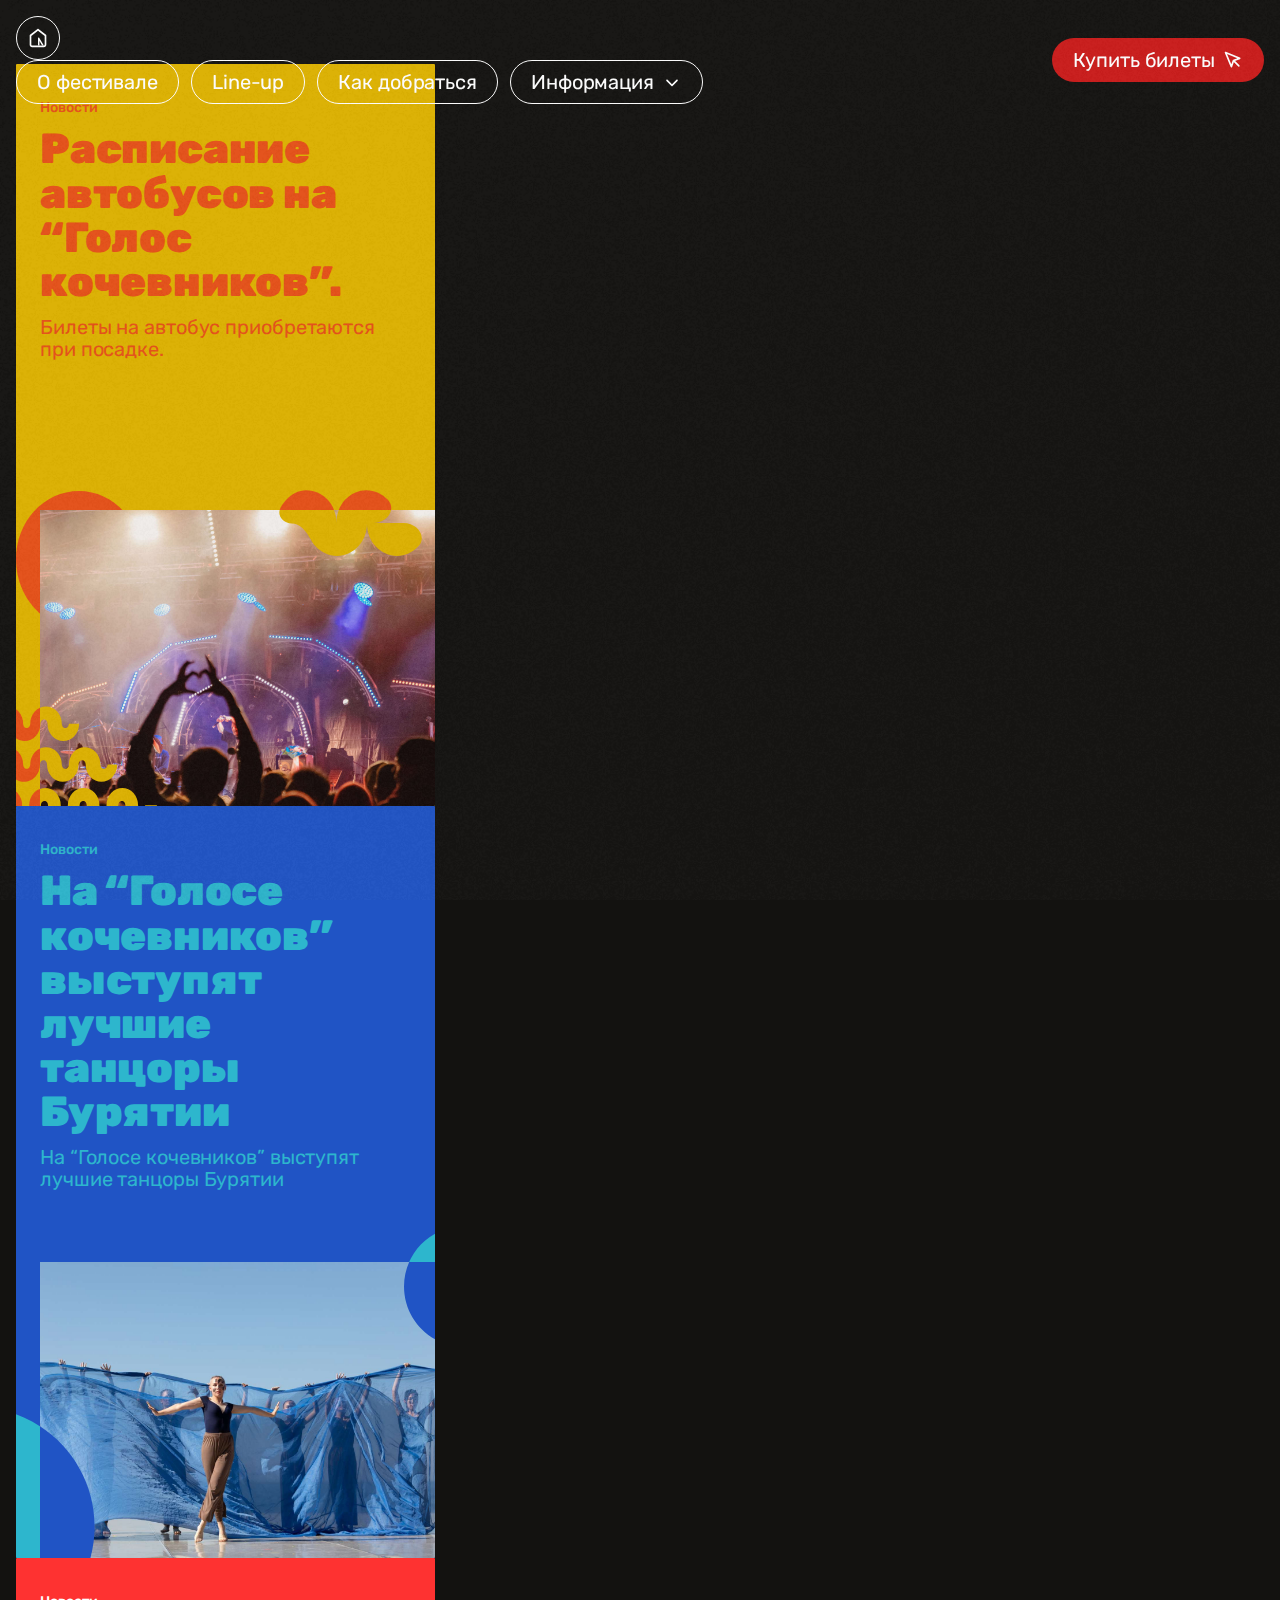
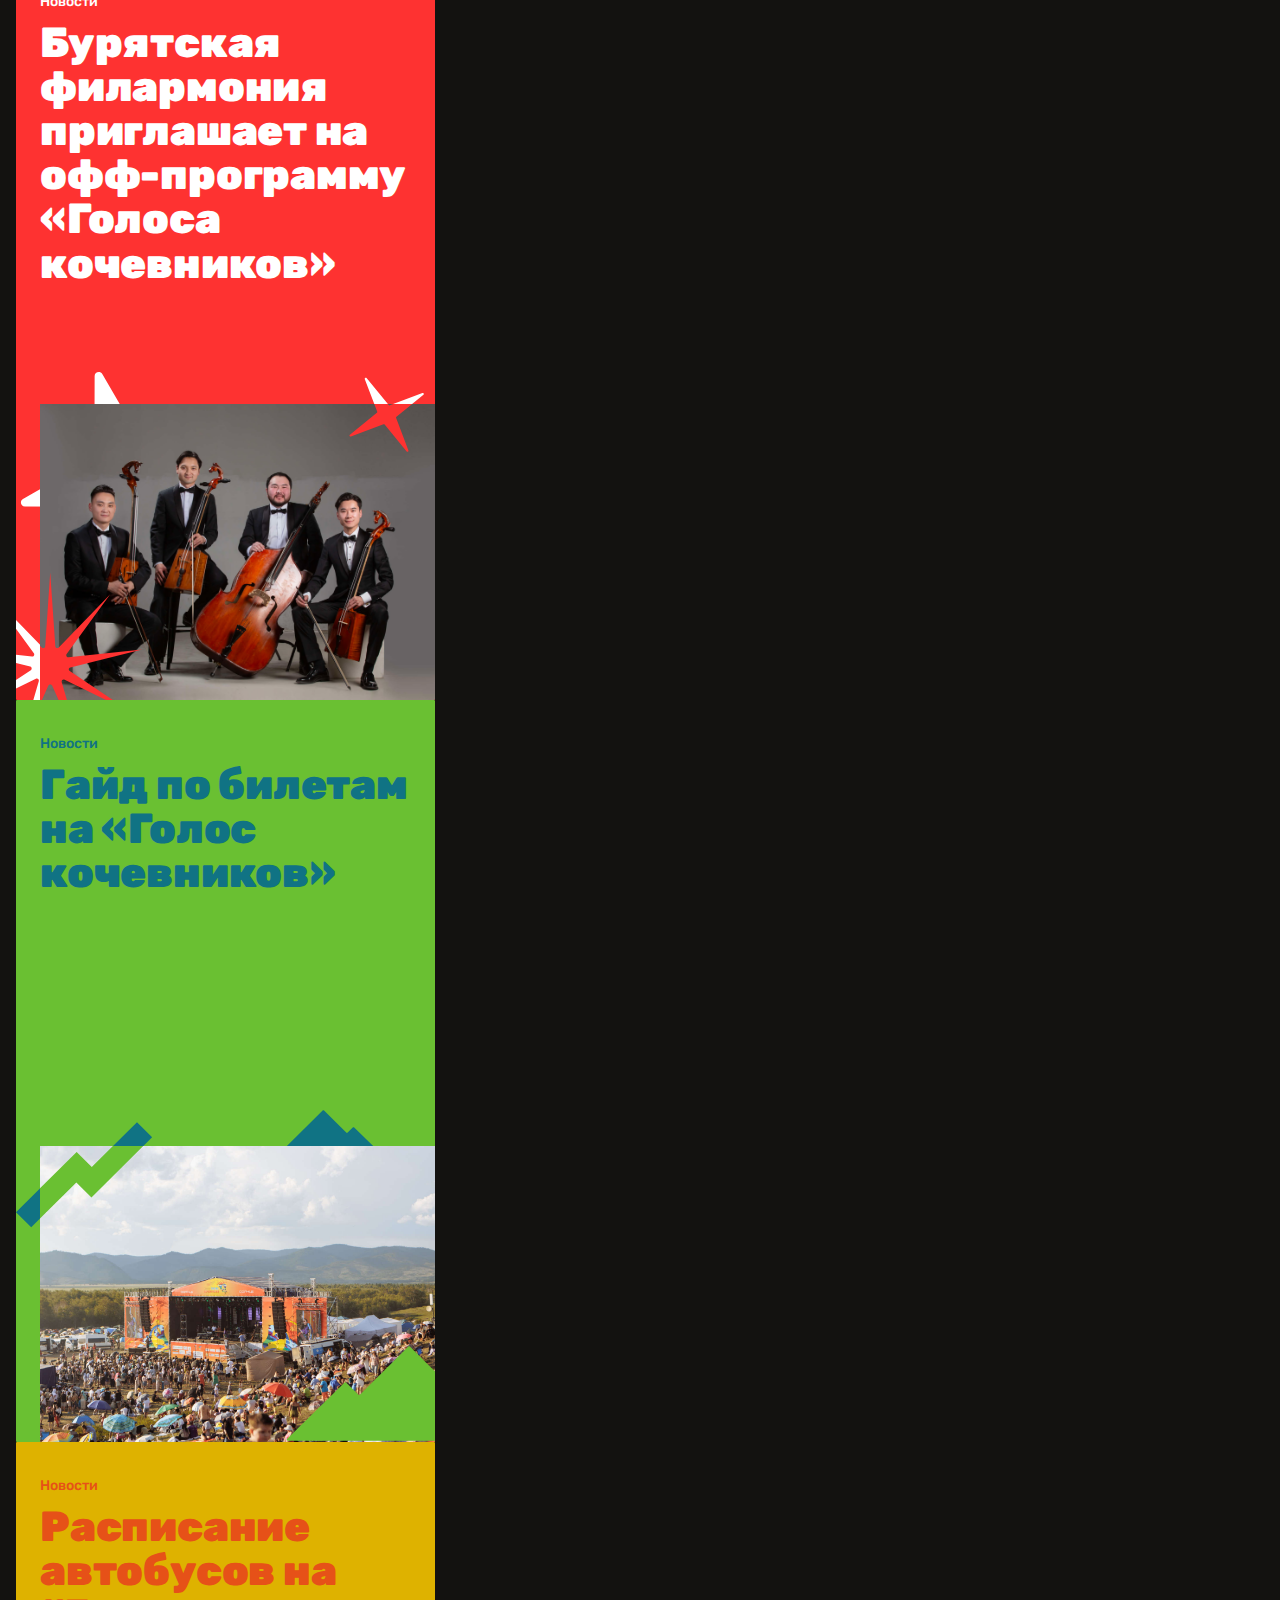
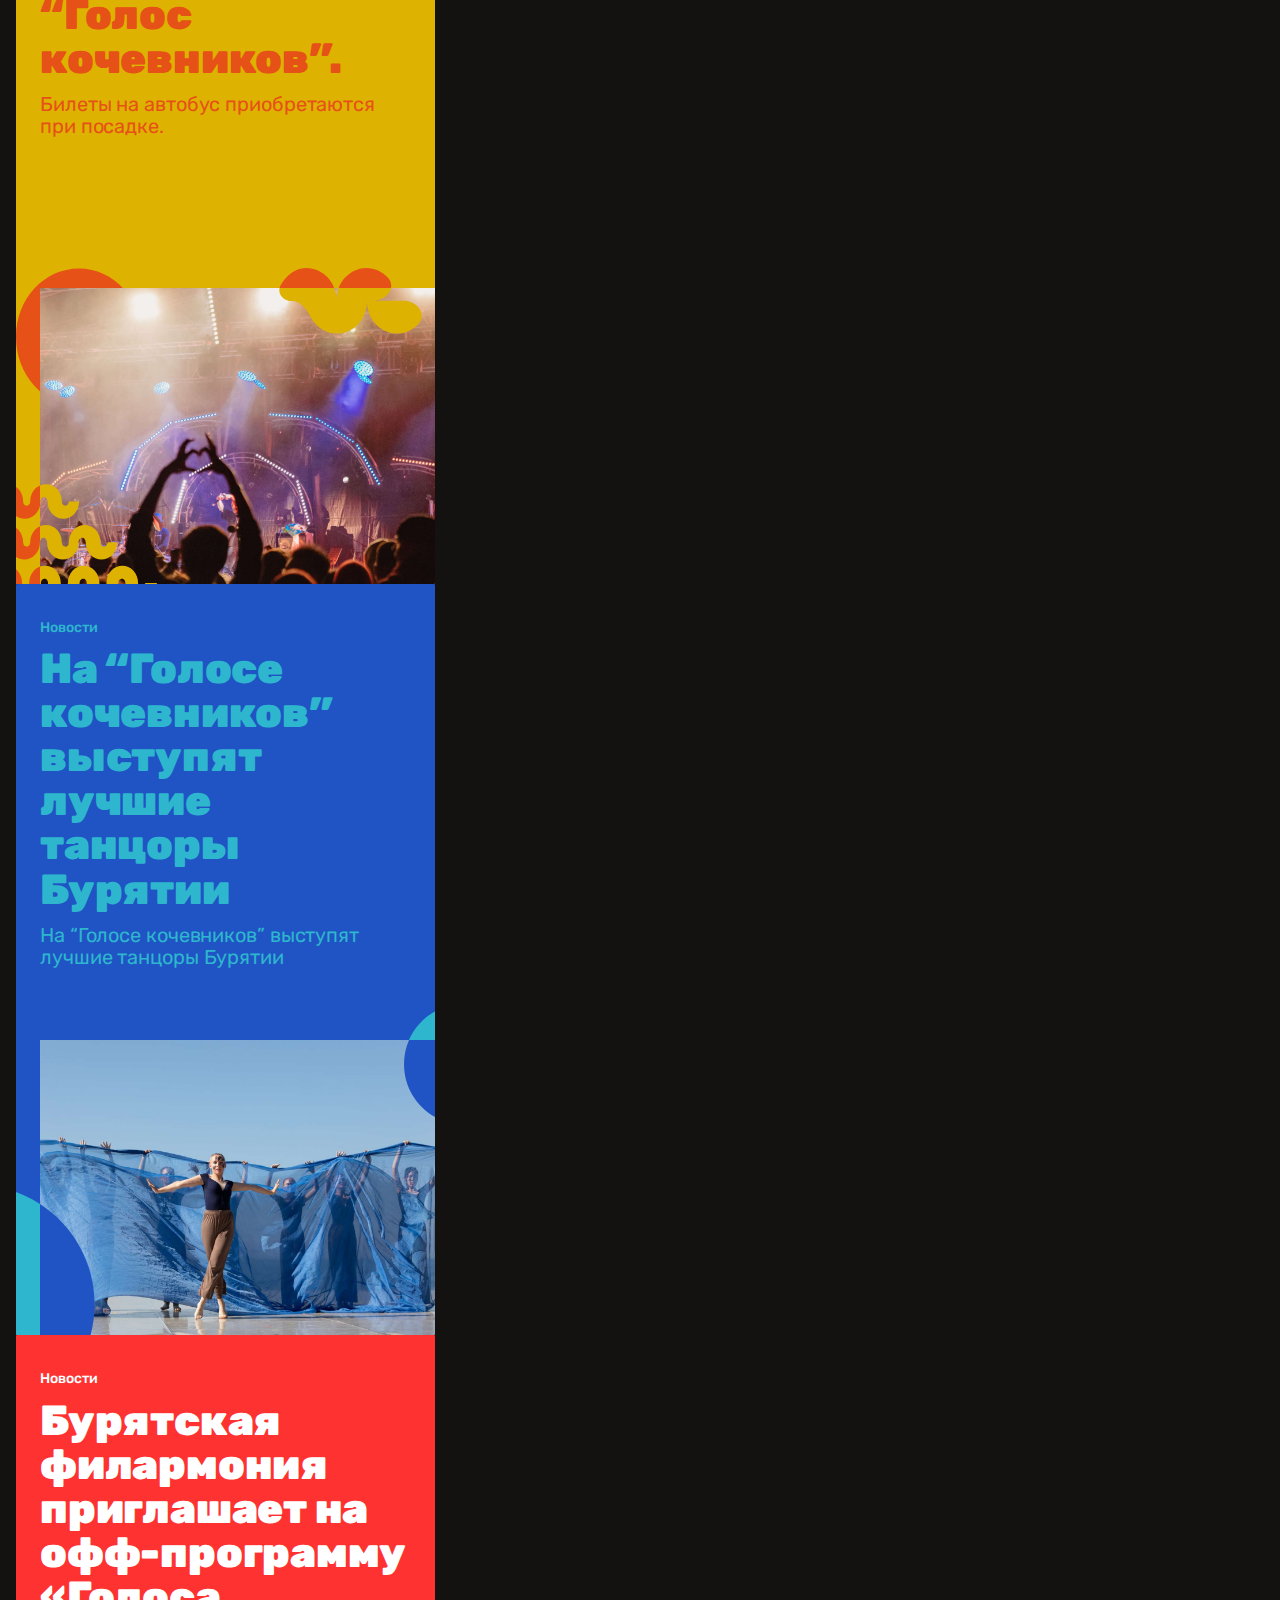
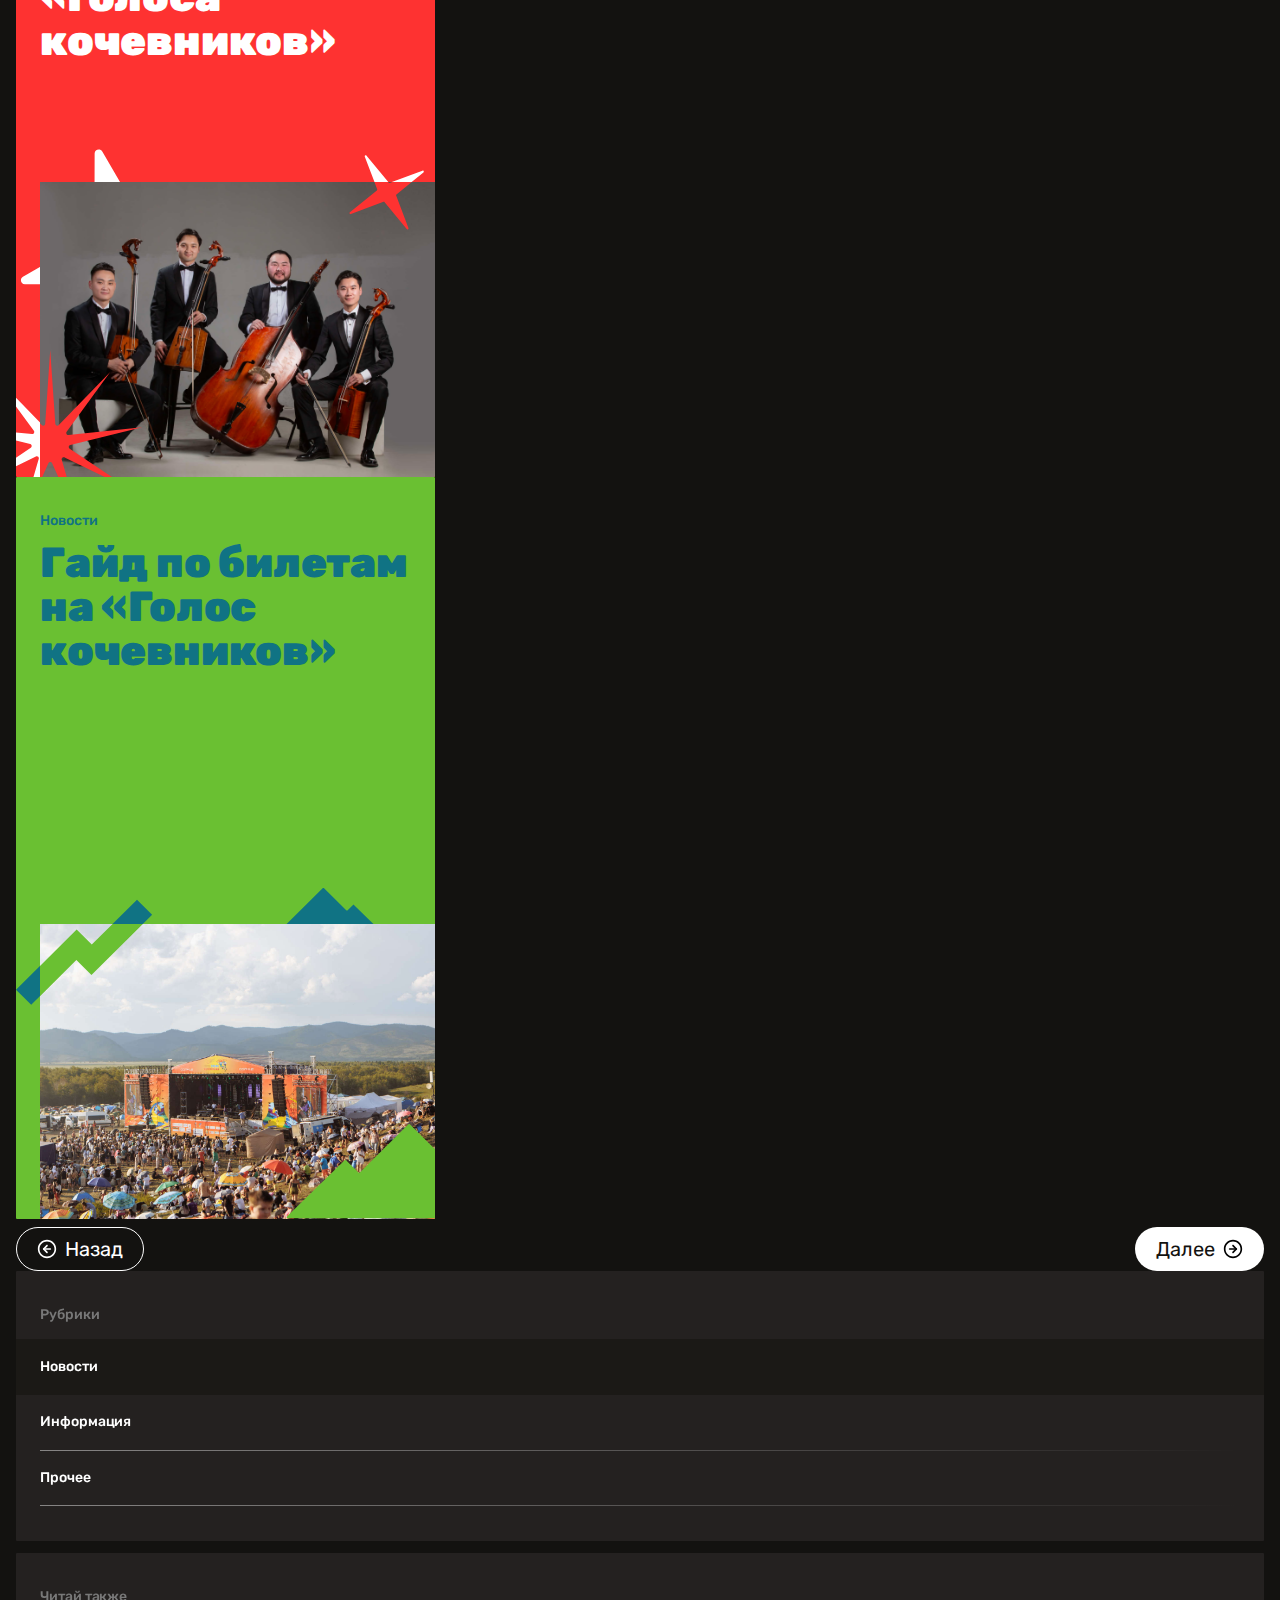
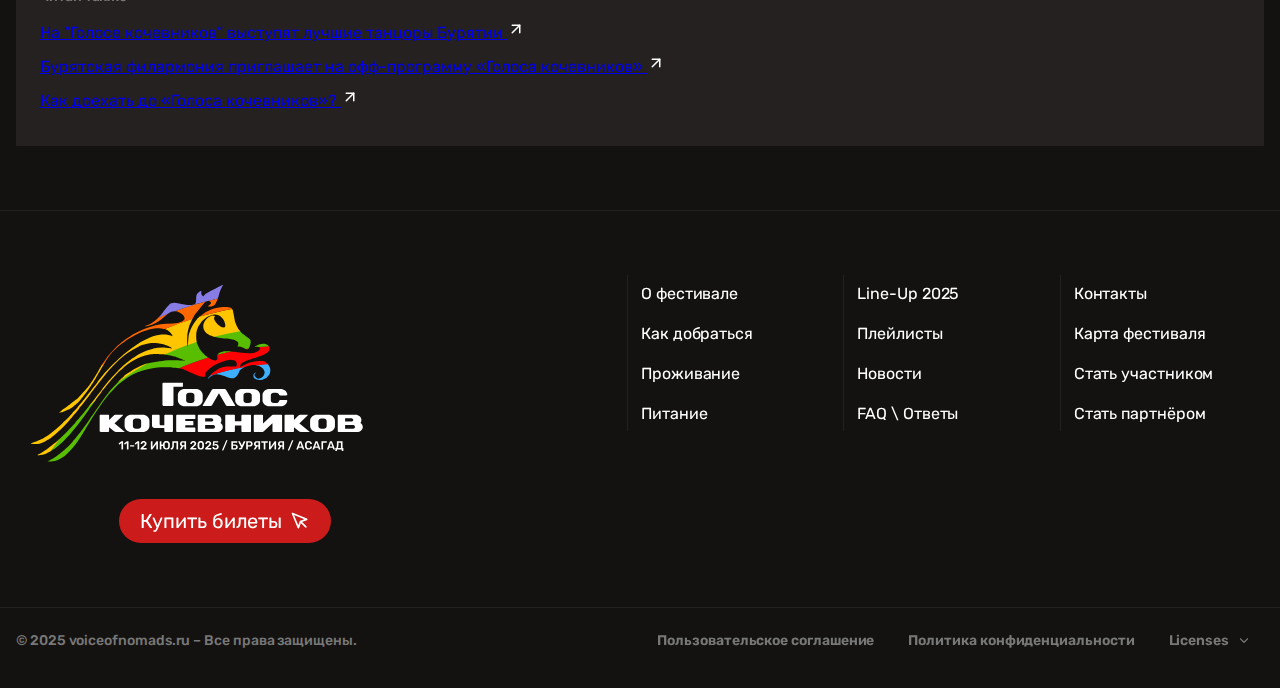
<file: blog_page.html>
<!DOCTYPE html>
<html lang="ru">
<head>
	<meta charset="UTF-8">
	<meta name="viewport" content="width=device-width, initial-scale=1.0">
	<title>Новости – Голос кочевников</title>
	<link rel="icon" type="image/x-icon" href="favicon.svg">

	<link rel="stylesheet" href="assets/css/normalize.css">
	<link rel="stylesheet" href="assets/css/root.css">
	<link rel="stylesheet" href="assets/css/ui.css">
	<link rel="stylesheet" href="assets/css/icons.css">
	<link rel="stylesheet" href="assets/css/animations.css">

	<link rel="stylesheet" href="assets/css/header.css">
	<link rel="stylesheet" href="assets/css/footer.css">

	<link rel="stylesheet" href="assets/css/sections/news.css">
	<link rel="stylesheet" href="assets/css/sections/blog.css">

	<link rel="preconnect" href="https://fonts.googleapis.com">
	<link rel="preconnect" href="https://fonts.gstatic.com" crossorigin>
	<link href="https://fonts.googleapis.com/css2?family=Oi&family=Rubik:ital,wght@0,300..900;1,300..900&display=swap" rel="stylesheet">
</head>
<body>
	<header class="main-header">
		<div class="content-wrapper">
			<nav class="main-header__buttons-menu">
				<div href="#!" id="buttonToggleNav" class="button is-style-bordered is-size-l has-only-icon">
					<span class="icon" type="bars"></span>
					<span class="icon" type="x"></span>
				</div>
				<a id="buttonHome" href="index.html" class="button is-style-bordered is-size-l has-only-icon"><div class="icon" type="tent"></div></a>
				<ul>
					<li><a href="#!" class="button is-style-bordered is-size-l">О фестивале</a></li>
					<li><a href="line-up_page.html" class="button is-style-bordered is-size-l">Line-up</a></li>
					<li><a href="#!" class="button is-style-bordered is-size-l">Как добраться</a></li>
					<li>
						<a href="#!" class="button is-style-bordered is-size-l">
							Информация
							<span class="icon" type="chevron-down"></span>
						</a>
						<ul>
							<li><a href="#!" class="button is-size-s">Проживание</a></li>
							<li><a href="#!" class="button is-size-s">Питание</a></li>
							<li><a href="#!" class="button is-size-s">FAQ \ Ответы</a></li>
							<li><a href="#!" class="button is-size-s">Карта фестиваля</a></li>
							<li><a href="#!" class="button is-size-s">Контакты</a></li>
						</ul>
					</li>
				</ul>
			</nav>
			<a href="#!" class="button is-style-ticket is-size-l">
				Купить билеты
				<span class="icon" type="mouse-pointer"></span>
			</a>
		</div>
	</header>
	<section id="blog" class="section">
		<div class="content-wrapper">
			<div class="content-grid">
				<a href="#!" class="news-card is-color-yellow is-style-waves">
					<div class="news-card__content">
						<ul class="news-card__category">
							<li class="font-content-s">Новости</li>
						</ul>
						<h3 class="news-card__heading font-heading-l">Расписание автобусов на “Голос кочевников”.</h3>
						<p class="news-card__description font-content-l">Билеты на автобус приобретаются при посадке.</p>
					</div>
					<div class="news-card__cover">
						<div class="news-card__cover__image-block">
							<img src="assets/images/examples/1.jpg" alt="" class="news-card__cover__image"/>
						</div>
					</div>
				</a>
				<a href="#!" class="news-card is-color-blue is-style-bubbles">
					<div class="news-card__content">
						<ul class="news-card__category">
							<li class="font-content-s">Новости</li>
						</ul>
						<h3 class="news-card__heading font-heading-l">На “Голосе кочевников” выступят лучшие танцоры Бурятии</h3>
						<p class="news-card__description font-content-l">На “Голосе кочевников” выступят лучшие танцоры Бурятии</p>
					</div>
					<div class="news-card__cover">
						<div class="news-card__cover__image-block">
							<img src="assets/images/examples/2.jpg" alt="" class="news-card__cover__image"/>
						</div>
					</div>
				</a>
				<a href="#!" class="news-card is-color-red is-style-stars">
					<div class="news-card__content">
						<ul class="news-card__category">
							<li class="font-content-s">Новости</li>
						</ul>
						<h3 class="news-card__heading font-heading-l">Бурятская филармония приглашает на офф-программу «Голоса кочевников»</h3>
					</div>
					<div class="news-card__cover">
						<div class="news-card__cover__image-block">
							<img src="assets/images/examples/3.jpg" alt="" class="news-card__cover__image"/>
						</div>
					</div>
				</a>
				<a href="#!" class="news-card is-color-green is-style-mountains">
					<div class="news-card__content">
						<ul class="news-card__category">
							<li class="font-content-s">Новости</li>
						</ul>
						<h3 class="news-card__heading font-heading-l">
							Гайд по билетам на «Голос кочевников»</h3>
					</div>
					<div class="news-card__cover">
						<div class="news-card__cover__image-block">
							<img src="assets/images/examples/4.jpg" alt="" class="news-card__cover__image"/>
						</div>
					</div>
				</a>
				<a href="#!" class="news-card is-color-yellow is-style-waves">
					<div class="news-card__content">
						<ul class="news-card__category">
							<li class="font-content-s">Новости</li>
						</ul>
						<h3 class="news-card__heading font-heading-l">Расписание автобусов на “Голос кочевников”.</h3>
						<p class="news-card__description font-content-l">Билеты на автобус приобретаются при посадке.</p>
					</div>
					<div class="news-card__cover">
						<div class="news-card__cover__image-block">
							<img src="assets/images/examples/1.jpg" alt="" class="news-card__cover__image"/>
						</div>
					</div>
				</a>
				<a href="#!" class="news-card is-color-blue is-style-bubbles">
					<div class="news-card__content">
						<ul class="news-card__category">
							<li class="font-content-s">Новости</li>
						</ul>
						<h3 class="news-card__heading font-heading-l">На “Голосе кочевников” выступят лучшие танцоры Бурятии</h3>
						<p class="news-card__description font-content-l">На “Голосе кочевников” выступят лучшие танцоры Бурятии</p>
					</div>
					<div class="news-card__cover">
						<div class="news-card__cover__image-block">
							<img src="assets/images/examples/2.jpg" alt="" class="news-card__cover__image"/>
						</div>
					</div>
				</a>
				<a href="#!" class="news-card is-color-red is-style-stars">
					<div class="news-card__content">
						<ul class="news-card__category">
							<li class="font-content-s">Новости</li>
						</ul>
						<h3 class="news-card__heading font-heading-l">Бурятская филармония приглашает на офф-программу «Голоса кочевников»</h3>
					</div>
					<div class="news-card__cover">
						<div class="news-card__cover__image-block">
							<img src="assets/images/examples/3.jpg" alt="" class="news-card__cover__image"/>
						</div>
					</div>
				</a>
				<a href="#!" class="news-card is-color-green is-style-mountains">
					<div class="news-card__content">
						<ul class="news-card__category">
							<li class="font-content-s">Новости</li>
						</ul>
						<h3 class="news-card__heading font-heading-l">
							Гайд по билетам на «Голос кочевников»</h3>
					</div>
					<div class="news-card__cover">
						<div class="news-card__cover__image-block">
							<img src="assets/images/examples/4.jpg" alt="" class="news-card__cover__image"/>
						</div>
					</div>
				</a>
				<div class="blog__content__pagination">
					<a href="#!" class="button is-size-l is-style-bordered">
						<span class="icon" type="arrow-left-circle"></span>
						Назад
					</a>
					<a href="#!" class="button is-size-l">
						Далее
						<span class="icon" type="arrow-right-circle"></span>
					</a>
				</div>
				<div class="blog__content__sidebar-wrapper">
					<div class="sidebar">
						<div class="sidebar__block">
							<span class="sidebar__block__heading font-content-s">Рубрики</span>
							<div class="sidebar-block__categories">
								<a href="#!" class="sidebar-block__categories__item is-current">Новости</a>
								<a href="#!" class="sidebar-block__categories__item">Информация</a>
								<a href="#!" class="sidebar-block__categories__item">Прочее</a>
							</div>
						</div>
						<div class="sidebar__block">
							<span class="sidebar__block__heading font-content-s">Читай также</span>
							<div class="sidebar-block__links">
								<a href="#!" class="link-item">
									На “Голосе кочевников” выступят лучшие танцоры Бурятии
									<span class="icon" type="arrow-up-right"></span>
								</a>
								<a href="#!" class="link-item">
									Бурятская филармония приглашает на офф-программу «Голоса кочевников» 
									<span class="icon" type="arrow-up-right"></span>
								</a>
								<a href="#!" class="link-item">
									Как доехать до «Голоса кочевников»?
									<span class="icon" type="arrow-up-right"></span>
								</a>
							</div>
						</div>
					</div>
				</div>
			</div>
		</div>
	</section>
	<footer class="main-footer">
		<div class="main-footer__content">
			<div class="content-wrapper">
				<div class="main-footer__about">
					<img src="assets/images/res/logo-colorful.svg" alt="Музыкальный фестиваль «Голос кочевников»" class="main-footer__about__logo">
					<a href="#!" class="button is-size-l is-style-ticket">
						Купить билеты
						<span class="icon" type="mouse-pointer"></span>
					</a>
				</div>
				<ul class="main-footer__menu">
					<li>
						<a href="#!" class="button is-style-transparented"></a>
						<ul>
							<li><a href="#!" class="button is-style-transparented">О фестивале</a></li>
							<li><a href="#!" class="button is-style-transparented">Как добраться</a></li>
							<li><a href="#!" class="button is-style-transparented">Проживание</a></li>
							<li><a href="#!" class="button is-style-transparented">Питание</a></li>
						</ul>
					</li>
					<li>
						<a href="#!" class="button is-style-transparented"></a>
						<ul>
							<li><a href="line-up_page.html" class="button is-style-transparented">Line-Up 2025</a></li>
							<li><a href="#!" class="button is-style-transparented">Плейлисты</a></li>
							<li><a href="#!" class="button is-style-transparented">Новости</a></li>
							<li><a href="#!" class="button is-style-transparented">FAQ \ Ответы</a></li>
						</ul>
					</li>
					<li>
						<a href="#!" class="button is-style-transparented"></a>
						<ul>
							<li><a href="#!" class="button is-style-transparented">Контакты</a></li>
							<li><a href="#!" class="button is-style-transparented">Карта фестиваля</a></li>
							<li><a href="#!" class="button is-style-transparented">Стать участником</a></li>
							<li><a href="#!" class="button is-style-transparented">Стать партнёром</a></li>
						</ul>
					</li>
				</ul>
			</div>
		</div>
		<div class="copyright">
			<div class="content-wrapper">
				<p class="copyright__sign font-content-s">© 2025 voiceofnomads.ru – Все права защищены.</p>
				<div class="copyright__button-list">
					<a href="#!" class="button is-style-transparented is-size-s">Пользовательское соглашение</a>
					<a href="#!" class="button is-style-transparented is-size-s">Политика конфиденциальности</a>
					<details class="licenses-details">
						<summary class="licenses-summary">
							<span class="button is-style-transparented is-size-s">
								Licenses
								<span class="icon" type="chevron-down"></span>
							</span>
						</summary>
						<ul class="licenses-list">
							<li class="license">
								<p class="license__attribution"><a href="https://www.freepik.com/free-vector/abstract-background-with-grainy-texture-black-white_385430023.htm#fromView=search&page=1&position=20&uuid=b2b99049-5778-4639-b728-1bcce756db4e&query=%40soepratman+noise">Image by soepratman on Freepik</a></p>
							</li>
							<li class="license">
								<p class="license__attribution"><a href="https://fonts.google.com/specimen/Oi/license?query=oi">Font “Oi”</a> – Designed by <a href="https://fonts.google.com/?query=Kostas Bartsokas">Kostas Bartsokas</a> – <a href="https://openfontlicense.org/open-font-license-official-text/">Licensed under SIL OFL 1.1</a></p>
							</li>
							<li class="license">
								<p class="license__attribution"><a href="https://fonts.google.com/specimen/Rubik/license">Font “Rubik”</a> – Designed by <a href="https://fonts.google.com/?query=Hubert and Fischer">Hubert and Fischer</a>, <a href="https://fonts.google.com/?query=Meir Sadan">Meir Sadan</a>,  <a href="https://fonts.google.com/?query=Cyreal">Cyreal</a>, <a href="https://fonts.google.com/?query=Daniel Grumer">Daniel Grumer</a>, <a href="https://fonts.google.com/?query=Omaima Dajani">Omaima Dajani</a> – <a href="https://openfontlicense.org/open-font-license-official-text/">Licensed under SIL OFL 1.1</a></p>
							</li>
							<li class="license">
								<p class="license__attribution"><a href="https://github.com/feathericons/feather">“Feather Icons”</a> – <a href="https://twitter.com/colebemis">Made by colebemis</a> – <a href="https://opensource.org/license/mit">Licensed under MIT</a></p>
							</li>
						</ul>
					</details>
				</div>
			</div>
		</div>
	</footer>
	<svg class="svg-res" xmlns="http://www.w3.org/2000/svg" xmlns:xlink="http://www.w3.org/1999/xlink" x="0px" y="0px" viewBox="0 0 311 312" style="enable-background:new 0 0 311 312;" xml:space="preserve">
		<clipPath id="artistBGCroppedRob" clipPathUnits="objectBoundingBox">
			<path class="artist-cover__figures" fill="#FFFFFF" d="M0.9186495176848875,0.03429487179487179l-0.1919614147909968,0.14423076923076922l0.06591639871382636,0.017628205128205128l-0.06398713826366559,0.1358974358974359l0.1919614147909968-0.14423076923076922l-0.06591639871382636-0.017628205128205128L0.9186495176848875,0.03429487179487179z M0.1639871382636656,0.16570512820512823h0.33762057877813506v0.6730769230769231H0.1639871382636656V0.16570512820512823z"/>
		</clipPath>
		<clipPath id="artistCPCroppedRob" clipPathUnits="objectBoundingBox">
			<path class="artist-cover__clip-path" fill="#D9D9D9" d="M0,0.392 C0,0.383,0.003,0.376,0.009,0.37 L0.384,0.008 C0.389,0.003,0.397,0,0.405,0 H0.605 C0.614,0,0.621,0.003,0.627,0.009 L0.992,0.387 C0.997,0.392,1,0.4,1,0.408 V0.602 C1,0.611,0.997,0.618,0.991,0.624 L0.611,0.992 C0.605,0.997,0.597,1,0.589,1 H0.395 C0.386,1,0.379,0.997,0.373,0.991 L0.008,0.613 C0.003,0.608,0,0.6,0,0.592 V0.392"/>
		</clipPath>

		<clipPath id="artistBGRounded" clipPathUnits="objectBoundingBox">
			<path d="M0.2508038585209003,0.6657051282051282c0.06752411575562701,0,0.12218649517684887,0.05448717948717949,0.12218649517684887,0.12179487179487179s-0.05466237942122187,0.12179487179487179-0.12218649517684887,0.12179487179487179s-0.12218649517684887-0.05448717948717949-0.12218649517684887-0.12179487179487179S0.1832797427652733,0.6657051282051282,0.2508038585209003,0.6657051282051282z M0.7861736334405145,0.0983974358974359
			c0.11800643086816721,0,0.21382636655948553,0.09551282051282052,0.21382636655948553,0.21314102564102563s-0.09581993569131833,0.21314102564102563-0.21382636655948553,0.21314102564102563S0.572347266881029,0.42948717948717946,0.572347266881029,0.31153846153846154S0.6681672025723473,0.0983974358974359,0.7861736334405145,0.0983974358974359z M0.2491961414790997,0.13685897435897437c0.11800643086816721,0,0.21382636655948553,0.09551282051282052,0.21382636655948553,0.21314102564102563
			s-0.09581993569131833,0.21314102564102563-0.21382636655948553,0.21314102564102563S0.03536977491961415,0.46794871794871795,0.03536977491961415,0.35000000000000003S0.13118971061093246,0.13685897435897437,0.2491961414790997,0.13685897435897437z"/>
		</clipPath>
		<clipPath id="artistCPRounded" clipPathUnits="objectBoundingBox">
			<path d="M0.5,0 C0.776,0,1,0.224,1,0.5 S0.776,1,0.5,1 S0,0.776,0,0.5 S0.224,0,0.5,0"/>
		</clipPath>

		<clipPath id="artistBGArch" clipPathUnits="objectBoundingBox">
			<path d="M0.7485530546623794,0.11185897435897435c-0.0022508038585209-0.0028846153846153848,0.001607717041800643-0.006730769230769231,0.0045016077170418-0.004487179487179487l0.05562700964630225,0.03974358974358975c0.0009646302250803858,0.000641025641025641,0.002572347266881029,0.000641025641025641,0.0038585209003215433,0L0.8681672025723473,0.10737179487179487c0.002893890675241158-0.0022435897435897434,0.0067524115755627015,0.0016025641025641025,0.0045016077170418,0.004487179487179487
			l-0.03987138263665595,0.05544871794871795c-0.0009646302250803858,0.0009615384615384615-0.0009646302250803858,0.002564102564102564,0,0.003846153846153846l0.03987138263665595,0.05544871794871795c0.0022508038585209,0.0028846153846153848-0.001607717041800643,0.006730769230769231-0.0045016077170418,0.004487179487179487l-0.05562700964630225-0.03974358974358975c-0.0009646302250803858-0.000641025641025641-0.002572347266881029-0.000641025641025641-0.0038585209003215433,0l-0.05562700964630225,0.03974358974358975
			c-0.002893890675241158,0.0022435897435897434-0.0067524115755627015-0.0016025641025641025-0.0045016077170418-0.004487179487179487l0.03987138263665595-0.05544871794871795c0.0009646302250803858-0.0009615384615384615,0.0009646302250803858-0.002564102564102564,0-0.003846153846153846L0.7485530546623794,0.11185897435897435z M0.2012861736334405,0.8580128205128205c0.0022508038585209,0.008333333333333333-0.008038585209003215,0.014102564102564105-0.01382636655948553,0.008012820512820512L0.1157556270096463,0.7945512820512821
			c-0.0022508038585209-0.0022435897435897434-0.005144694533762058-0.0028846153846153848-0.008038585209003215-0.0022435897435897434l-0.09774919614147909,0.02596153846153846c-0.008360128617363344,0.0022435897435897434-0.01414790996784566-0.008012820512820512-0.008038585209003215-0.013782051282051282l0.07170418006430869-0.07147435897435897c0.0022508038585209-0.0022435897435897434,0.002893890675241158-0.005128205128205128,0.0022508038585209-0.008012820512820512l-0.026045016077170417-0.09743589743589744
			c-0.0022508038585209-0.008333333333333333,0.008038585209003215-0.014102564102564105,0.01382636655948553-0.008012820512820512L0.13504823151125403,0.6907051282051282c0.0022508038585209,0.0022435897435897434,0.005144694533762058,0.0028846153846153848,0.008038585209003215,0.0022435897435897434l0.09774919614147909-0.02596153846153846c0.008360128617363344-0.0022435897435897434,0.01414790996784566,0.008012820512820512,0.008038585209003215,0.013782051282051282l-0.07170418006430869,0.07147435897435897
			c-0.0022508038585209,0.0022435897435897434-0.002893890675241158,0.005128205128205128-0.0022508038585209,0.008012820512820512L0.2012861736334405,0.8580128205128205z M0.19292604501607716,0.02980769230769231l0.010932475884244373,0.15512820512820513c0.0003215434083601286,0.0054487179487179484,0.00707395498392283,0.008012820512820512,0.010932475884244373,0.004166666666666667l0.10836012861736335-0.11217948717948718L0.2311897106109325,0.20288461538461539c-0.003215434083601286,0.004487179487179487,0.0003215434083601286,0.010576923076923076,0.005787781350482316,0.010256410256410256
			l0.1553054662379421-0.016346153846153844L0.24083601286173636,0.23429487179487177c-0.005466237942122186,0.001282051282051282-0.0067524115755627015,0.008333333333333333-0.0019292604501607716,0.011538461538461539l0.12958199356913183,0.08685897435897437L0.2279742765273312,0.2644230769230769c-0.005144694533762058-0.002564102564102564-0.010610932475884243,0.0022435897435897434-0.0090032154340836,0.007371794871794872l0.043086816720257236,0.14967948717948718L0.1987138263665595,0.2794871794871795
			c-0.0022508038585209-0.005128205128205128-0.00964630225080386-0.005128205128205128-0.011897106109324759,0l-0.06334405144694534,0.1423076923076923l0.043086816720257236-0.14967948717948718c0.001607717041800643-0.0054487179487179484-0.0038585209003215433-0.009935897435897437-0.0090032154340836-0.007371794871794872L0.017363344051446947,0.3326923076923077l0.12958199356913183-0.08685897435897437c0.0045016077170418-0.003205128205128205,0.003215434083601286-0.010256410256410256-0.0019292604501607716-0.011538461538461539L-0.006430868167202572,0.1967948717948718l0.1553054662379421,0.016346153846153844
			c0.005466237942122186,0.000641025641025641,0.0090032154340836-0.0057692307692307696,0.005787781350482316-0.010256410256410256L0.06270096463022508,0.07724358974358975l0.10836012861736335,0.11217948717948718c0.0038585209003215433,0.003846153846153846,0.010610932475884243,0.0016025641025641025,0.010932475884244373-0.004166666666666667L0.19292604501607716,0.02980769230769231z"/>
		</clipPath>
		<clipPath id="artistCPArch" clipPathUnits="objectBoundingBox">
			<path d="M0,0.5 C0,0.224,0.224,0,0.5,0 C0.776,0,1,0.224,1,0.5 V1 H0 V0.5"/>
		</clipPath>

		<clipPath id="artistBGFourRounded" clipPathUnits="objectBoundingBox">
			<path d="M0.5016077170418006,0.10544871794871795l0.09003215434083602,0.07307692307692308h-0.18006430868167203L0.5,0.10578778135048231z M0.5,0.0697749196141479l0.08397435897435897,0.07331189710610933h-0.16794871794871793L0.5016077170418006,0.06955128205128205z M0.5016077170418006,0.03685897435897436l0.08006430868167203,0.07307692307692308h-0.16012861736334405L0.5,0.03697749196141479z
			M0.5,0.0022508038585209l0.07403846153846154,0.07331189710610933h-0.14807692307692308L0.5016077170418006,0.0022435897435897434z M0.21864951768488747,0.10544871794871795l0.09003215434083602,0.07307692307692308H0.12861736334405144L0.21794871794871795,0.10578778135048231z M0.21794871794871795,0.0697749196141479l0.08397435897435897,0.07331189710610933H0.13397435897435897L0.21864951768488747,0.06955128205128205z M0.21864951768488747,0.03685897435897436l0.08006430868167203,0.07307692307692308H0.13858520900321544
		 L0.21794871794871795,0.03697749196141479z M0.21794871794871795,0.0022508038585209l0.07403846153846154,0.07331189710610933H0.1439102564102564L0.21864951768488747,0.0022435897435897434z M0.7845659163987139,0.10544871794871795l0.09003215434083602,0.07307692307692308h-0.18006430868167203L0.782051282051282,0.10578778135048231z M0.782051282051282,0.0697749196141479l0.08397435897435897,0.07331189710610933h-0.16794871794871793L0.7845659163987139,0.06955128205128205z M0.7845659163987139,0.03685897435897436
		 l0.08006430868167203,0.07307692307692308h-0.16012861736334405L0.782051282051282,0.03697749196141479z M0.782051282051282,0.0022508038585209l0.07403846153846154,0.07331189710610933h-0.14807692307692308L0.7845659163987139,0.0022435897435897434z M0.7813504823151125,0.7487179487179487l0.21864951768488747,0.1766025641025641H0.5627009646302251L0.7788461538461539,0.7511254019292605z M0.7788461538461539,0.6643086816720257l0.20416666666666666,0.17717041800643088H0.5746794871794872
		 L0.7813504823151125,0.6621794871794872z M0.7813504823151125,0.5823717948717948l0.19421221864951768,0.1766025641025641H0.5871382636655949L0.7788461538461539,0.5842443729903537z M0.7788461538461539,0.5006430868167202l0.1798076923076923,0.17717041800643088H0.5990384615384615L0.7813504823151125,0.4990384615384615z M0.21864951768488747,0.7487179487179487l0.21864951768488747,0.1766025641025641H0L0.21794871794871795,0.7511254019292605z M0.21794871794871795,0.6643086816720257
		 l0.20416666666666666,0.17717041800643088H0.013782051282051282L0.21864951768488747,0.6621794871794872z M0.21864951768488747,0.5823717948717948l0.19421221864951768,0.1766025641025641H0.024437299035369772L0.21794871794871795,0.5842443729903537z M0.21794871794871795,0.5006430868167202l0.1798076923076923,0.17717041800643088H0.038141025641025644L0.21864951768488747,0.4990384615384615z"/>
		</clipPath>
		<clipPath id="artistCPFourRounded" clipPathUnits="objectBoundingBox">
			<path d="M0.54,0.731 C0.54,0.879,0.419,1,0.27,1 C0.121,1,0,0.88,0,0.731 S0.121,0.462,0.27,0.462 C0.419,0.462,0.54,0.583,0.54,0.731 M1,0.731 C1,0.879,0.879,1,0.73,1 C0.581,1,0.46,0.88,0.46,0.731 S0.581,0.462,0.73,0.462 C0.879,0.462,1,0.583,1,0.731 M1,0.269 C1,0.417,0.879,0.538,0.73,0.538 C0.581,0.538,0.46,0.417,0.46,0.269 C0.46,0.121,0.581,0,0.73,0 C0.879,0,1,0.121,1,0.269 M0.54,0.269 C0.54,0.417,0.419,0.538,0.27,0.538 C0.121,0.538,0,0.417,0,0.269 C0,0.121,0.121,0,0.27,0 C0.419,0,0.54,0.121,0.54,0.269"/>
		</clipPath>

		<clipPath id="artistBGPolygon" clipPathUnits="objectBoundingBox">
			<path d="M0.7655948553054662,0.19262820512820514l-0.14212218649517686,0.14166666666666666L0.5755627009646302,0.28685897435897434l0.1909967845659164-0.19038461538461537L0.8141479099678456,0.14423076923076922l0.14212218649517686-0.14166666666666666l0.047588424437299034,0.04743589743589744L0.8131832797427653,0.2403846153846154L0.7655948553054662,0.19262820512820514z M0.6440514469453377,0.19230769230769232
			c0.002893890675241158,0,0.004180064308681672-0.003525641025641026,0.0022508038585209-0.0054487179487179484L0.462379421221865,0.003205128205128205c-0.0012861736334405145-0.001282051282051282-0.003215434083601286-0.001282051282051282-0.0045016077170418,0l-0.09581993569131833,0.09551282051282052c-0.0012861736334405145,0.001282051282051282-0.003215434083601286,0.001282051282051282-0.0045016077170418,0l-0.02347266881028939-0.023076923076923078c-0.0012861736334405145-0.001282051282051282-0.003215434083601286-0.001282051282051282-0.0045016077170418,0L0.21639871382636655,0.18685897435897436
			C0.2144694533762058,0.18878205128205128,0.2157556270096463,0.19230769230769232,0.21864951768488747,0.19230769230769232l0.2337620578778135,0c0,0,0,0,0,0s0,0,0,0H0.6440514469453377z"/>
		</clipPath>
		<clipPath id="artistCPPolygon" clipPathUnits="objectBoundingBox">
			<path d="M0.634,0 L1,0.366 L0.866,0.866 L0.366,1 L0,0.634 L0.134,0.134 L0.634,0"/>
		</clipPath>


		<clipPath id="newsBeforeThunder" clipPathUnits="objectBoundingBox">
			<path d="M0.12365853658536587,0.006422018348623854L-0.05121951219512195,0.2862385321100917h0.08073170731707317l-0.03914373088685016,0.174390243902439L0.21712538226299694,0.1795121951219512H0.11590214067278287L0.12365853658536587,0.006422018348623854z M0.9797560975609756,0.6700305810397553L0.8048780487804879,0.9498470948012233h0.08073170731707317l-0.03914373088685016,0.174390243902439l0.21926605504587157-0.22317073170731708
			h-0.10122324159021408L0.9797560975609756,0.6700305810397553z M0.7146341463414634,0.18990825688073396l0.11341463414634147-0.18837920489296636l0.13902439024390245,0.13149847094801223L0.8536585365853658,0.3214067278287462L0.7146341463414634,0.18990825688073396z M-0.10048780487804879,0.9131498470948013L0.15048780487804878,0.4969418960244648l0.3070731707317073,0.2908256880733945L0.20682926829268292,1.2039755351681958L-0.10048780487804879,0.9131498470948013z"/>
		</clipPath>
		<clipPath id="newsAfterThunder" clipPathUnits="objectBoundingBox">
			<path d="M0.12365853658536587,0.006422018348623854L-0.05121951219512195,0.2862385321100917h0.08073170731707317l-0.03914373088685016,0.174390243902439L0.21712538226299694,0.1795121951219512H0.11590214067278287L0.12365853658536587,0.006422018348623854z M0.9797560975609756,0.6700305810397553L0.8048780487804879,0.9498470948012233h0.08073170731707317l-0.03914373088685016,0.174390243902439l0.21926605504587157-0.22317073170731708"/>
		</clipPath>

		<clipPath id="newsBeforeMountains" clipPathUnits="objectBoundingBox">
			<path d="M0.14414634146341465,0.21834862385321102l-0.1078048780487805,0.13516819571865443L0,0.30825688073394497l0.1448780487804878-0.18165137614678897l0.03609756097560976,0.04525993883792049L0.2890243902439024,0.03669724770642202l0.03609756097560976,0.04525993883792049L0.1802439024390244,0.26360856269113153L0.14414634146341465,0.21834862385321102z M0.6324390243902439,0.1345565749235474
			c-0.0021951219512195124,0-0.0031707317073170734-0.0033639143730886853-0.0017073170731707317-0.005198776758409786l0.10170731707317074-0.12752293577981652c0.0009756097560975611-0.0012232415902140674,0.0024390243902439024-0.0012232415902140674,0.0034146341463414634,0l0.05292682926829268,0.06636085626911314c0.0009756097560975611,0.0012232415902140674,0.0024390243902439024,0.0012232415902140674,0.0034146341463414634,0l0.012195121951219513-0.01529051987767584c0.0009756097560975611-0.0012232415902140674,0.0024390243902439024-0.0012232415902140674,0.0034146341463414634,0l0.06195121951219512,0.0764525993883792
			c0.0014634146341463415,0.0018348623853211008,0.00048780487804878054,0.005198776758409786-0.0017073170731707317,0.005198776758409786h-0.12975609756097561c0,0,0,0,0,0l0,0l0,0H0.7929663608562691z"/>
		</clipPath>
		<clipPath id="newsAfterMountains" clipPathUnits="objectBoundingBox">
			<path d="M1.160731707317073,0.9966360856269112c0.0021951219512195124,0,0.0031707317073170734-0.0033639143730886853,0.0017073170731707317-0.005198776758409786l-0.22170731707317073-0.27798165137614683c-0.0009756097560975611-0.0012232415902140674-0.0024390243902439024-0.0012232415902140674-0.0034146341463414634,0l-0.11585365853658537,0.1452599388379205c-0.0009756097560975611,0.0012232415902140674-0.0024390243902439024,0.0012232415902140674-0.0034146341463414634,0l-0.02975609756097561-0.03669724770642202
			c-0.0009756097560975611-0.0012232415902140674-0.0024390243902439024-0.0012232415902140674-0.0034146341463414634,0l-0.13756097560975608,0.16972477064220184c-0.0014634146341463415,0.0018348623853211008-0.00048780487804878054,0.005198776758409786,0.0017073170731707317,0.005198776758409786h0.2809756097560976l0,0l0,0l0,0H1.4553516819571866z M0.14414634146341465,0.21834862385321102l-0.1078048780487805,0.13516819571865443L0,0.30825688073394497l0.1448780487804878-0.18165137614678897
			l0.03609756097560976,0.04525993883792049L0.2890243902439024,0.03669724770642202l0.03609756097560976,0.04525993883792049L0.1802439024390244,0.26360856269113153L0.14414634146341465,0.21834862385321102z"/>
		</clipPath>

		<clipPath id="newsBeforeStars" clipPathUnits="objectBoundingBox">
			<path d="M0.8331707317073171,0.03363914373088685c-0.0009756097560975611-0.0033639143730886853,0.0024390243902439024-0.005810397553516819,0.004146341463414634-0.0030581039755351682L0.8902439024390244,0.11131498470948012c0.0007317073170731707,0.0009174311926605504,0.0017073170731707317,0.0015290519877675841,0.002682926829268293,0.0009174311926605504l0.07780487804878049-0.03669724770642202c0.002682926829268293-0.0012232415902140674,0.004634146341463414,0.0030581039755351682,0.0024390243902439024,0.005198776758409786L0.9087804878048781,0.14678899082568808
			c-0.0007317073170731707,0.0009174311926605504-0.0012195121951219512,0.0021406727828746177-0.0007317073170731707,0.0033639143730886853l0.02926829268292683,0.09755351681957186c0.0009756097560975611,0.0033639143730886853-0.0024390243902439024,0.005810397553516819-0.004146341463414634,0.0030581039755351682L0.8804878048780488,0.17003058103975535c-0.0007317073170731707-0.0009174311926605504-0.0017073170731707317-0.0015290519877675841-0.002682926829268293-0.0009174311926605504l-0.07780487804878049,0.03669724770642202c-0.002682926829268293,0.0012232415902140674-0.004634146341463414-0.0030581039755351682-0.0024390243902439024-0.005198776758409786L0.8619512195121951,0.1345565749235474
			c0.0007317073170731707-0.0009174311926605504,0.0012195121951219512-0.0021406727828746177,0.0007317073170731707-0.0033639143730886853L0.8331707317073171,0.03363914373088685z M0.5017073170731707,0.2324159021406728c0.009999999999999998,0,0.013414634146341463,0.01651376146788991,0.004878048780487805,0.022935779816513763l-0.16585365853658537,0.1201834862385321c-0.002926829268292683,0.0021406727828746177-0.004878048780487805,0.0061162079510703364-0.004878048780487805,0.010703363914373088l-0.00024390243902439027,0.2400611620795107c0,0.01253822629969419-0.013170731707317074,0.016819571865443424-0.018292682926829267,0.0061162079510703364
			l-0.09585365853658535-0.20795107033639143c-0.0017073170731707317-0.0036697247706422016-0.004878048780487805-0.0061162079510703364-0.00853658536585366-0.0061162079510703364l-0.19146341463414634-0.00030581039755351685c-0.009999999999999998,0-0.013414634146341463-0.01651376146788991-0.004878048780487805-0.022935779816513763l0.16585365853658537-0.1201834862385321c0.002926829268292683-0.0021406727828746177,0.004878048780487805-0.0061162079510703364,0.004878048780487805-0.010703363914373088L0.1878048780487805,0.02415902140672783c0-0.01253822629969419,0.013170731707317074-0.016819571865443424,0.018292682926829267-0.0061162079510703364l0.09585365853658535,0.20795107033639143
			c0.0017073170731707317,0.0036697247706422016,0.004878048780487805,0.0061162079510703364,0.00853658536585366,0.0061162079510703364L0.5017073170731707,0.2324159021406728z M0.08170731707317073,0.6146788990825688l0.012195121951219513,0.2214067278287462c0.00024390243902439027,0.005198776758409786,0.005365853658536586,0.00764525993883792,0.008292682926829269,0.003975535168195719l0.12292682926829268-0.1596330275229358l-0.10414634146341464,0.1795107033639144c-0.0024390243902439024,0.004281345565749235,0.00024390243902439027,0.010091743119266054,0.004390243902439025,0.00978593272171254l0.17609756097560977-0.023241590214067277
			l-0.17170731707317075,0.053516819571865444c-0.004146341463414634,0.0012232415902140674-0.005121951219512195,0.007951070336391438-0.0014634146341463415,0.011009174311926606l0.14682926829268295,0.12385321100917432l-0.15902439024390244-0.09755351681957186c-0.0039024390243902443-0.002446483180428135-0.008048780487804878,0.0021406727828746177-0.006829268292682927,0.007033639143730886l0.04902439024390244,0.21314984709480123l-0.07195121951219512-0.20275229357798163c-0.0017073170731707317-0.00489296636085627-0.007317073170731708-0.00489296636085627-0.00902439024390244,0
			L0.005365853658536586,1.157492354740061l0.04902439024390244-0.21314984709480123c0.0012195121951219512-0.005198776758409786-0.002926829268292683-0.009480122324159021-0.006829268292682927-0.007033639143730886l-0.15902439024390244,0.09755351681957186l0.14682926829268295-0.12385321100917432c0.0034146341463414634-0.0030581039755351682,0.0024390243902439024-0.00978593272171254-0.0014634146341463415-0.011009174311926606l-0.17170731707317075-0.053516819571865444l0.17609756097560977,0.023241590214067277
			c0.004146341463414634,0.0006116207951070337,0.006829268292682927-0.005504587155963303,0.004390243902439025-0.00978593272171254l-0.10414634146341464-0.1795107033639144l0.12292682926829268,0.1596330275229358c0.002926829268292683,0.0036697247706422016,0.008048780487804878,0.0015290519877675841,0.008292682926829269-0.003975535168195719L0.08170731707317073,0.6146788990825688z"/>
		</clipPath>
		<clipPath id="newsAfterStars" clipPathUnits="objectBoundingBox">
			<path d="M0.8331707317073171,0.03374233128834356c-0.0009756097560975611-0.0033742331288343563,0.0024390243902439024-0.005828220858895705,0.004146341463414634-0.003067484662576687L0.8902439024390244,0.1116564417177914c0.0007317073170731707,0.0009202453987730061,0.0017073170731707317,0.0015337423312883436,0.002682926829268293,0.0009202453987730061l0.07780487804878049-0.03680981595092025c0.002682926829268293-0.001226993865030675,0.004634146341463414,0.003067484662576687,0.0024390243902439024,0.005214723926380368L0.9087804878048781,0.147239263803681
			c-0.0007317073170731707,0.0009202453987730061-0.0012195121951219512,0.0021472392638036807-0.0007317073170731707,0.0033742331288343563l0.02926829268292683,0.09785276073619631c0.0009756097560975611,0.0033742331288343563-0.0024390243902439024,0.005828220858895705-0.004146341463414634,0.003067484662576687L0.8804878048780488,0.17055214723926382c-0.0007317073170731707-0.0009202453987730061-0.0017073170731707317-0.0015337423312883436-0.002682926829268293-0.0009202453987730061l-0.07780487804878049,0.03680981595092025c-0.002682926829268293,0.001226993865030675-0.004634146341463414-0.003067484662576687-0.0024390243902439024-0.005214723926380368L0.8619512195121951,0.13496932515337423
			c0.0007317073170731707-0.0009202453987730061,0.0012195121951219512-0.0021472392638036807,0.0007317073170731707-0.0033742331288343563L0.8331707317073171,0.03374233128834356z M0.08170731707317073,0.6165644171779141l0.012195121951219513,0.22208588957055217c0.00024390243902439027,0.005214723926380368,0.005365853658536586,0.007668711656441718,0.008292682926829269,0.003987730061349694l0.12292682926829268-0.1601226993865031l-0.10414634146341464,0.18006134969325155c-0.0024390243902439024,0.0042944785276073615,0.00024390243902439027,0.010122699386503066,0.004390243902439025,0.0098159509202454
			l0.17609756097560977-0.02331288343558282l-0.17170731707317075,0.05368098159509203c-0.004146341463414634,0.001226993865030675-0.005121951219512195,0.007975460122699387-0.0014634146341463415,0.011042944785276074l0.14682926829268295,0.12423312883435583l-0.15902439024390244-0.09785276073619631c-0.0039024390243902443-0.00245398773006135-0.008048780487804878,0.0021472392638036807-0.006829268292682927,0.0070552147239263795l0.04902439024390244,0.2138036809815951l-0.07195121951219512-0.20337423312883435
			c-0.0017073170731707317-0.0049079754601227-0.007317073170731708-0.0049079754601227-0.00902439024390244,0L0.005365853658536586,1.1610429447852761l0.04902439024390244-0.2138036809815951c0.0012195121951219512-0.005214723926380368-0.002926829268292683-0.00950920245398773-0.006829268292682927-0.0070552147239263795l-0.15902439024390244,0.09785276073619631l0.14682926829268295-0.12423312883435583c0.0034146341463414634-0.003067484662576687,0.0024390243902439024-0.0098159509202454-0.0014634146341463415-0.011042944785276074l-0.17170731707317075-0.05368098159509203l0.17609756097560977,0.02331288343558282
			c0.004146341463414634,0.0006134969325153375,0.006829268292682927-0.005521472392638037,0.004390243902439025-0.0098159509202454l-0.10414634146341464-0.18006134969325155l0.12292682926829268,0.1601226993865031c0.002926829268292683,0.0036809815950920245,0.008048780487804878,0.0015337423312883436,0.008292682926829269-0.003987730061349694L0.08170731707317073,0.6165644171779141z"/>
		</clipPath>

		<clipPath id="newsBeforeWaves" clipPathUnits="objectBoundingBox">
			<path d="M0.53,0.079 c-0.004,0.007,-0.007,0.014,-0.01,0.022 c-0.008,0.024,0.006,0.047,0.022,0.047 l0,0 c0.016,0,0.029,0.023,0.037,0.047 c0.003,0.008,0.006,0.016,0.01,0.022 c0.011,0.018,0.026,0.029,0.042,0.029 s0.03,-0.01,0.042,-0.029 c0.011,-0.018,0.017,-0.043,0.017,-0.069 c0,0.026,0.006,0.051,0.017,0.069 c0.011,0.018,0.026,0.029,0.042,0.029 s0.03,-0.01,0.042,-0.029 l0,0 c0.018,-0.03,-0.003,-0.07,-0.029,-0.07 h-0.013 H0.689 h0.013 c0.026,0,0.047,-0.039,0.029,-0.07 l0,0 c-0.011,-0.018,-0.026,-0.029,-0.042,-0.029 s-0.03,0.01,-0.042,0.029 c-0.011,0.018,-0.017,0.043,-0.017,0.07 c0,-0.026,-0.006,-0.051,-0.017,-0.07 c-0.011,-0.018,-0.026,-0.029,-0.042,-0.029 S0.541,0.06,0.53,0.079 M-0.041,0.961 c-0.006,0.01,-0.009,0.023,-0.009,0.037 h0.023 c0,-0.003,0.001,-0.007,0.002,-0.009 c0.001,-0.002,0.003,-0.004,0.005,-0.004 s0.004,0.001,0.005,0.004 c0.001,0.002,0.002,0.006,0.002,0.009 c0,0.014,0.003,0.027,0.009,0.037 c0.006,0.01,0.014,0.015,0.022,0.015 s0.016,-0.005,0.022,-0.015 c0.006,-0.01,0.009,-0.023,0.009,-0.037 c0,-0.003,0.001,-0.007,0.002,-0.009 c0.001,-0.002,0.003,-0.004,0.005,-0.004 c0.002,0,0.004,0.001,0.005,0.004 c0.001,0.002,0.002,0.006,0.002,0.009 c0,0.014,0.003,0.027,0.009,0.037 c0.006,0.01,0.014,0.015,0.022,0.015 c0.008,0,0.016,-0.005,0.022,-0.015 c0.006,-0.01,0.009,-0.023,0.009,-0.037 c0,-0.003,0.001,-0.007,0.002,-0.009 c0.001,-0.002,0.003,-0.004,0.005,-0.004 c0.002,0,0.004,0.001,0.005,0.004 c0.001,0.002,0.002,0.006,0.002,0.009 c0,0.014,0.003,0.027,0.009,0.037 c0.006,0.01,0.014,0.015,0.022,0.015 s0.016,-0.005,0.022,-0.015 c0.006,-0.01,0.009,-0.023,0.009,-0.037 c0,-0.003,0.001,-0.007,0.002,-0.009 c0.001,-0.002,0.003,-0.004,0.005,-0.004 c0.002,0,0.004,0.001,0.005,0.004 c0.001,0.002,0.002,0.006,0.002,0.009 c0,0.014,0.003,0.027,0.009,0.037 c0.006,0.01,0.014,0.015,0.022,0.015 c0.008,0,0.016,-0.005,0.022,-0.015 c0.006,-0.01,0.009,-0.023,0.009,-0.037 h-0.023 c0,0.003,-0.001,0.007,-0.002,0.009 c-0.001,0.002,-0.003,0.004,-0.005,0.004 s-0.004,-0.001,-0.005,-0.004 c-0.001,-0.002,-0.002,-0.006,-0.002,-0.009 c0,-0.014,-0.003,-0.027,-0.009,-0.037 c-0.006,-0.01,-0.014,-0.015,-0.022,-0.015 c-0.008,0,-0.016,0.005,-0.022,0.015 c-0.006,0.01,-0.009,0.023,-0.009,0.037 c0,0.003,-0.001,0.007,-0.002,0.009 c-0.001,0.002,-0.003,0.004,-0.005,0.004 c-0.002,0,-0.004,-0.001,-0.005,-0.004 c-0.001,-0.002,-0.002,-0.006,-0.002,-0.009 c0,-0.014,-0.003,-0.027,-0.009,-0.037 c-0.006,-0.01,-0.014,-0.015,-0.022,-0.015 c-0.008,0,-0.016,0.005,-0.022,0.015 c-0.006,0.01,-0.009,0.023,-0.009,0.037 c0,0.003,-0.001,0.007,-0.002,0.009 c-0.001,0.002,-0.003,0.004,-0.005,0.004 c-0.002,0,-0.004,-0.001,-0.005,-0.004 c-0.001,-0.002,-0.002,-0.006,-0.002,-0.009 c0,-0.014,-0.003,-0.027,-0.009,-0.037 c-0.006,-0.01,-0.014,-0.015,-0.022,-0.015 c-0.008,0,-0.016,0.005,-0.022,0.015 c-0.006,0.01,-0.009,0.023,-0.009,0.037 c0,0.003,-0.001,0.007,-0.002,0.009 c-0.001,0.002,-0.003,0.004,-0.005,0.004 c-0.002,0,-0.004,-0.001,-0.005,-0.004 c-0.001,-0.002,-0.002,-0.006,-0.002,-0.009 c0,-0.014,-0.003,-0.027,-0.009,-0.037 c-0.006,-0.01,-0.014,-0.015,-0.022,-0.015 C-0.027,0.946,-0.035,0.951,-0.041,0.961 M-0.119,0.838 c-0.006,0.01,-0.009,0.023,-0.009,0.037 h0.023 c0,-0.003,0.001,-0.007,0.002,-0.009 c0.001,-0.002,0.003,-0.004,0.005,-0.004 c0.002,0,0.004,0.001,0.005,0.004 c0.001,0.002,0.002,0.006,0.002,0.009 c0,0.014,0.003,0.027,0.009,0.037 c0.006,0.01,0.014,0.015,0.022,0.015 s0.016,-0.005,0.022,-0.015 c0.006,-0.01,0.009,-0.023,0.009,-0.037 c0,-0.003,0.001,-0.007,0.002,-0.009 c0.001,-0.002,0.003,-0.004,0.005,-0.004 c0.002,0,0.004,0.001,0.005,0.004 c0.001,0.002,0.002,0.006,0.002,0.009 c0,0.014,0.003,0.027,0.009,0.037 c0.006,0.01,0.014,0.015,0.022,0.015 c0.008,0,0.016,-0.005,0.022,-0.015 c0.006,-0.01,0.009,-0.023,0.009,-0.037 c0,-0.003,0.001,-0.007,0.002,-0.009 c0.001,-0.002,0.003,-0.004,0.005,-0.004 c0.002,0,0.004,0.001,0.005,0.004 c0.001,0.002,0.002,0.006,0.002,0.009 c0,0.014,0.003,0.027,0.009,0.037 c0.006,0.01,0.014,0.015,0.022,0.015 s0.016,-0.005,0.022,-0.015 c0.006,-0.01,0.009,-0.023,0.009,-0.037 c0,-0.003,0.001,-0.007,0.002,-0.009 c0.001,-0.002,0.003,-0.004,0.005,-0.004 c0.002,0,0.004,0.001,0.005,0.004 c0.001,0.002,0.002,0.006,0.002,0.009 c0,0.014,0.003,0.027,0.009,0.037 c0.006,0.01,0.014,0.015,0.022,0.015 c0.008,0,0.016,-0.005,0.022,-0.015 c0.006,-0.01,0.009,-0.023,0.009,-0.037 H0.18 c0,0.003,-0.001,0.007,-0.002,0.009 c-0.001,0.002,-0.003,0.004,-0.005,0.004 c-0.002,0,-0.004,-0.001,-0.005,-0.004 c-0.001,-0.002,-0.002,-0.006,-0.002,-0.009 c0,-0.014,-0.003,-0.027,-0.009,-0.037 c-0.006,-0.01,-0.014,-0.015,-0.022,-0.015 s-0.016,0.005,-0.022,0.015 c-0.006,0.01,-0.009,0.023,-0.009,0.037 c0,0.003,-0.001,0.007,-0.002,0.009 c-0.001,0.002,-0.003,0.004,-0.005,0.004 c-0.002,0,-0.004,-0.001,-0.005,-0.004 c-0.001,-0.002,-0.002,-0.006,-0.002,-0.009 c0,-0.014,-0.003,-0.027,-0.009,-0.037 c-0.006,-0.01,-0.014,-0.015,-0.022,-0.015 c-0.008,0,-0.016,0.005,-0.022,0.015 c-0.006,0.01,-0.009,0.023,-0.009,0.037 c0,0.003,-0.001,0.007,-0.002,0.009 c-0.001,0.002,-0.003,0.004,-0.005,0.004 c-0.002,0,-0.004,-0.001,-0.005,-0.004 c-0.001,-0.002,-0.002,-0.006,-0.002,-0.009 c0,-0.014,-0.003,-0.027,-0.009,-0.037 c-0.006,-0.01,-0.014,-0.015,-0.022,-0.015 c-0.008,0,-0.016,0.005,-0.022,0.015 c-0.006,0.01,-0.009,0.023,-0.009,0.037 c0,0.003,-0.001,0.007,-0.002,0.009 c-0.001,0.002,-0.003,0.004,-0.005,0.004 c-0.002,0,-0.004,-0.001,-0.005,-0.004 c-0.001,-0.002,-0.002,-0.006,-0.002,-0.009 c0,-0.014,-0.003,-0.027,-0.009,-0.037 c-0.006,-0.01,-0.014,-0.015,-0.022,-0.015 C-0.105,0.823,-0.113,0.828,-0.119,0.838 M-0.194,0.715 c-0.006,0.01,-0.009,0.023,-0.009,0.037 h0.023 c0,-0.003,0.001,-0.007,0.002,-0.009 c0.001,-0.002,0.003,-0.004,0.005,-0.004 c0.002,0,0.004,0.001,0.005,0.004 c0.001,0.002,0.002,0.006,0.002,0.009 c0,0.014,0.003,0.027,0.009,0.037 c0.006,0.01,0.014,0.015,0.022,0.015 s0.016,-0.005,0.022,-0.015 c0.006,-0.01,0.009,-0.023,0.009,-0.037 c0,-0.003,0.001,-0.007,0.002,-0.009 c0.001,-0.002,0.003,-0.004,0.005,-0.004 c0.002,0,0.004,0.001,0.005,0.004 c0.001,0.002,0.002,0.006,0.002,0.009 c0,0.014,0.003,0.027,0.009,0.037 c0.006,0.01,0.014,0.015,0.022,0.015 c0.008,0,0.016,-0.005,0.022,-0.015 c0.006,-0.01,0.009,-0.023,0.009,-0.037 c0,-0.003,0.001,-0.007,0.002,-0.009 c0.001,-0.002,0.003,-0.004,0.005,-0.004 s0.004,0.001,0.005,0.004 c0.001,0.002,0.002,0.006,0.002,0.009 c0,0.014,0.003,0.027,0.009,0.037 c0.006,0.01,0.014,0.015,0.022,0.015 s0.016,-0.005,0.022,-0.015 c0.006,-0.01,0.009,-0.023,0.009,-0.037 c0,-0.003,0.001,-0.007,0.002,-0.009 c0.001,-0.002,0.003,-0.004,0.005,-0.004 c0.002,0,0.004,0.001,0.005,0.004 c0.001,0.002,0.002,0.006,0.002,0.009 c0,0.014,0.003,0.027,0.009,0.037 c0.006,0.01,0.014,0.015,0.022,0.015 c0.008,0,0.016,-0.005,0.022,-0.015 c0.006,-0.01,0.009,-0.023,0.009,-0.037 H0.104 c0,0.003,-0.001,0.007,-0.002,0.009 c-0.001,0.002,-0.003,0.004,-0.005,0.004 c-0.002,0,-0.004,-0.001,-0.005,-0.004 c-0.001,-0.002,-0.002,-0.006,-0.002,-0.009 c0,-0.014,-0.003,-0.027,-0.009,-0.037 c-0.006,-0.01,-0.014,-0.015,-0.022,-0.015 s-0.016,0.005,-0.022,0.015 c-0.006,0.01,-0.009,0.023,-0.009,0.037 c0,0.003,-0.001,0.007,-0.002,0.009 c-0.001,0.002,-0.003,0.004,-0.005,0.004 c-0.002,0,-0.004,-0.001,-0.005,-0.004 c-0.001,-0.002,-0.002,-0.006,-0.002,-0.009 c0,-0.014,-0.003,-0.027,-0.009,-0.037 c-0.006,-0.01,-0.014,-0.015,-0.022,-0.015 c-0.008,0,-0.016,0.005,-0.022,0.015 c-0.006,0.01,-0.009,0.023,-0.009,0.037 c0,0.003,-0.001,0.007,-0.002,0.009 c-0.001,0.002,-0.003,0.004,-0.005,0.004 c-0.002,0,-0.004,-0.001,-0.005,-0.004 c-0.001,-0.002,-0.002,-0.006,-0.002,-0.009 c0,-0.014,-0.003,-0.027,-0.009,-0.037 c-0.006,-0.01,-0.014,-0.015,-0.022,-0.015 c-0.008,0,-0.016,0.005,-0.022,0.015 c-0.006,0.01,-0.009,0.023,-0.009,0.037 c0,0.003,-0.001,0.007,-0.002,0.009 c-0.001,0.002,-0.003,0.004,-0.005,0.004 c-0.002,0,-0.004,-0.001,-0.005,-0.004 c-0.001,-0.002,-0.002,-0.006,-0.002,-0.009 c0,-0.014,-0.003,-0.027,-0.009,-0.037 c-0.006,-0.01,-0.014,-0.015,-0.022,-0.015 C-0.181,0.7,-0.189,0.705,-0.194,0.715 M0.124,0.05 c0.068,0,0.124,0.093,0.124,0.207 s-0.055,0.207,-0.124,0.207 S0,0.37,0,0.256 S0.055,0.05,0.124,0.05"/>
		</clipPath>
		<clipPath id="newsAfterWaves" clipPathUnits="objectBoundingBox">
			<path d="M0.53,0.079 c-0.004,0.007,-0.007,0.014,-0.01,0.022 c-0.008,0.024,0.006,0.047,0.022,0.047 l0,0 c0.016,0,0.029,0.023,0.037,0.047 c0.003,0.008,0.006,0.016,0.01,0.022 c0.011,0.018,0.026,0.029,0.042,0.029 s0.03,-0.01,0.042,-0.029 c0.011,-0.018,0.017,-0.043,0.017,-0.069 c0,0.026,0.006,0.051,0.017,0.069 c0.011,0.018,0.026,0.029,0.042,0.029 s0.03,-0.01,0.042,-0.029 l0,0 c0.018,-0.03,-0.003,-0.07,-0.029,-0.07 h-0.013 H0.689 h0.013 c0.026,0,0.047,-0.039,0.029,-0.07 l0,0 c-0.011,-0.018,-0.026,-0.029,-0.042,-0.029 s-0.03,0.01,-0.042,0.029 c-0.011,0.018,-0.017,0.043,-0.017,0.07 c0,-0.026,-0.006,-0.051,-0.017,-0.07 c-0.011,-0.018,-0.026,-0.029,-0.042,-0.029 S0.541,0.06,0.53,0.079 M-0.041,0.961 c-0.006,0.01,-0.009,0.023,-0.009,0.037 h0.023 c0,-0.003,0.001,-0.007,0.002,-0.009 c0.001,-0.002,0.003,-0.004,0.005,-0.004 s0.004,0.001,0.005,0.004 c0.001,0.002,0.002,0.006,0.002,0.009 c0,0.014,0.003,0.027,0.009,0.037 c0.006,0.01,0.014,0.015,0.022,0.015 s0.016,-0.005,0.022,-0.015 c0.006,-0.01,0.009,-0.023,0.009,-0.037 c0,-0.003,0.001,-0.007,0.002,-0.009 c0.001,-0.002,0.003,-0.004,0.005,-0.004 c0.002,0,0.004,0.001,0.005,0.004 c0.001,0.002,0.002,0.006,0.002,0.009 c0,0.014,0.003,0.027,0.009,0.037 c0.006,0.01,0.014,0.015,0.022,0.015 c0.008,0,0.016,-0.005,0.022,-0.015 c0.006,-0.01,0.009,-0.023,0.009,-0.037 c0,-0.003,0.001,-0.007,0.002,-0.009 c0.001,-0.002,0.003,-0.004,0.005,-0.004 c0.002,0,0.004,0.001,0.005,0.004 c0.001,0.002,0.002,0.006,0.002,0.009 c0,0.014,0.003,0.027,0.009,0.037 c0.006,0.01,0.014,0.015,0.022,0.015 s0.016,-0.005,0.022,-0.015 c0.006,-0.01,0.009,-0.023,0.009,-0.037 c0,-0.003,0.001,-0.007,0.002,-0.009 c0.001,-0.002,0.003,-0.004,0.005,-0.004 c0.002,0,0.004,0.001,0.005,0.004 c0.001,0.002,0.002,0.006,0.002,0.009 c0,0.014,0.003,0.027,0.009,0.037 c0.006,0.01,0.014,0.015,0.022,0.015 c0.008,0,0.016,-0.005,0.022,-0.015 c0.006,-0.01,0.009,-0.023,0.009,-0.037 h-0.023 c0,0.003,-0.001,0.007,-0.002,0.009 c-0.001,0.002,-0.003,0.004,-0.005,0.004 s-0.004,-0.001,-0.005,-0.004 c-0.001,-0.002,-0.002,-0.006,-0.002,-0.009 c0,-0.014,-0.003,-0.027,-0.009,-0.037 c-0.006,-0.01,-0.014,-0.015,-0.022,-0.015 c-0.008,0,-0.016,0.005,-0.022,0.015 c-0.006,0.01,-0.009,0.023,-0.009,0.037 c0,0.003,-0.001,0.007,-0.002,0.009 c-0.001,0.002,-0.003,0.004,-0.005,0.004 c-0.002,0,-0.004,-0.001,-0.005,-0.004 c-0.001,-0.002,-0.002,-0.006,-0.002,-0.009 c0,-0.014,-0.003,-0.027,-0.009,-0.037 c-0.006,-0.01,-0.014,-0.015,-0.022,-0.015 c-0.008,0,-0.016,0.005,-0.022,0.015 c-0.006,0.01,-0.009,0.023,-0.009,0.037 c0,0.003,-0.001,0.007,-0.002,0.009 c-0.001,0.002,-0.003,0.004,-0.005,0.004 c-0.002,0,-0.004,-0.001,-0.005,-0.004 c-0.001,-0.002,-0.002,-0.006,-0.002,-0.009 c0,-0.014,-0.003,-0.027,-0.009,-0.037 c-0.006,-0.01,-0.014,-0.015,-0.022,-0.015 c-0.008,0,-0.016,0.005,-0.022,0.015 c-0.006,0.01,-0.009,0.023,-0.009,0.037 c0,0.003,-0.001,0.007,-0.002,0.009 c-0.001,0.002,-0.003,0.004,-0.005,0.004 c-0.002,0,-0.004,-0.001,-0.005,-0.004 c-0.001,-0.002,-0.002,-0.006,-0.002,-0.009 c0,-0.014,-0.003,-0.027,-0.009,-0.037 c-0.006,-0.01,-0.014,-0.015,-0.022,-0.015 C-0.027,0.946,-0.035,0.951,-0.041,0.961 M-0.119,0.838 c-0.006,0.01,-0.009,0.023,-0.009,0.037 h0.023 c0,-0.003,0.001,-0.007,0.002,-0.009 c0.001,-0.002,0.003,-0.004,0.005,-0.004 c0.002,0,0.004,0.001,0.005,0.004 c0.001,0.002,0.002,0.006,0.002,0.009 c0,0.014,0.003,0.027,0.009,0.037 c0.006,0.01,0.014,0.015,0.022,0.015 s0.016,-0.005,0.022,-0.015 c0.006,-0.01,0.009,-0.023,0.009,-0.037 c0,-0.003,0.001,-0.007,0.002,-0.009 c0.001,-0.002,0.003,-0.004,0.005,-0.004 c0.002,0,0.004,0.001,0.005,0.004 c0.001,0.002,0.002,0.006,0.002,0.009 c0,0.014,0.003,0.027,0.009,0.037 c0.006,0.01,0.014,0.015,0.022,0.015 c0.008,0,0.016,-0.005,0.022,-0.015 c0.006,-0.01,0.009,-0.023,0.009,-0.037 c0,-0.003,0.001,-0.007,0.002,-0.009 c0.001,-0.002,0.003,-0.004,0.005,-0.004 c0.002,0,0.004,0.001,0.005,0.004 c0.001,0.002,0.002,0.006,0.002,0.009 c0,0.014,0.003,0.027,0.009,0.037 c0.006,0.01,0.014,0.015,0.022,0.015 s0.016,-0.005,0.022,-0.015 c0.006,-0.01,0.009,-0.023,0.009,-0.037 c0,-0.003,0.001,-0.007,0.002,-0.009 c0.001,-0.002,0.003,-0.004,0.005,-0.004 c0.002,0,0.004,0.001,0.005,0.004 c0.001,0.002,0.002,0.006,0.002,0.009 c0,0.014,0.003,0.027,0.009,0.037 c0.006,0.01,0.014,0.015,0.022,0.015 c0.008,0,0.016,-0.005,0.022,-0.015 c0.006,-0.01,0.009,-0.023,0.009,-0.037 H0.18 c0,0.003,-0.001,0.007,-0.002,0.009 c-0.001,0.002,-0.003,0.004,-0.005,0.004 c-0.002,0,-0.004,-0.001,-0.005,-0.004 c-0.001,-0.002,-0.002,-0.006,-0.002,-0.009 c0,-0.014,-0.003,-0.027,-0.009,-0.037 c-0.006,-0.01,-0.014,-0.015,-0.022,-0.015 s-0.016,0.005,-0.022,0.015 c-0.006,0.01,-0.009,0.023,-0.009,0.037 c0,0.003,-0.001,0.007,-0.002,0.009 c-0.001,0.002,-0.003,0.004,-0.005,0.004 c-0.002,0,-0.004,-0.001,-0.005,-0.004 c-0.001,-0.002,-0.002,-0.006,-0.002,-0.009 c0,-0.014,-0.003,-0.027,-0.009,-0.037 c-0.006,-0.01,-0.014,-0.015,-0.022,-0.015 c-0.008,0,-0.016,0.005,-0.022,0.015 c-0.006,0.01,-0.009,0.023,-0.009,0.037 c0,0.003,-0.001,0.007,-0.002,0.009 c-0.001,0.002,-0.003,0.004,-0.005,0.004 c-0.002,0,-0.004,-0.001,-0.005,-0.004 c-0.001,-0.002,-0.002,-0.006,-0.002,-0.009 c0,-0.014,-0.003,-0.027,-0.009,-0.037 c-0.006,-0.01,-0.014,-0.015,-0.022,-0.015 c-0.008,0,-0.016,0.005,-0.022,0.015 c-0.006,0.01,-0.009,0.023,-0.009,0.037 c0,0.003,-0.001,0.007,-0.002,0.009 c-0.001,0.002,-0.003,0.004,-0.005,0.004 c-0.002,0,-0.004,-0.001,-0.005,-0.004 c-0.001,-0.002,-0.002,-0.006,-0.002,-0.009 c0,-0.014,-0.003,-0.027,-0.009,-0.037 c-0.006,-0.01,-0.014,-0.015,-0.022,-0.015 C-0.105,0.823,-0.113,0.828,-0.119,0.838 M-0.194,0.715 c-0.006,0.01,-0.009,0.023,-0.009,0.037 h0.023 c0,-0.003,0.001,-0.007,0.002,-0.009 c0.001,-0.002,0.003,-0.004,0.005,-0.004 c0.002,0,0.004,0.001,0.005,0.004 c0.001,0.002,0.002,0.006,0.002,0.009 c0,0.014,0.003,0.027,0.009,0.037 c0.006,0.01,0.014,0.015,0.022,0.015 s0.016,-0.005,0.022,-0.015 c0.006,-0.01,0.009,-0.023,0.009,-0.037 c0,-0.003,0.001,-0.007,0.002,-0.009 c0.001,-0.002,0.003,-0.004,0.005,-0.004 c0.002,0,0.004,0.001,0.005,0.004 c0.001,0.002,0.002,0.006,0.002,0.009 c0,0.014,0.003,0.027,0.009,0.037 c0.006,0.01,0.014,0.015,0.022,0.015 c0.008,0,0.016,-0.005,0.022,-0.015 c0.006,-0.01,0.009,-0.023,0.009,-0.037 c0,-0.003,0.001,-0.007,0.002,-0.009 c0.001,-0.002,0.003,-0.004,0.005,-0.004 s0.004,0.001,0.005,0.004 c0.001,0.002,0.002,0.006,0.002,0.009 c0,0.014,0.003,0.027,0.009,0.037 c0.006,0.01,0.014,0.015,0.022,0.015 s0.016,-0.005,0.022,-0.015 c0.006,-0.01,0.009,-0.023,0.009,-0.037 c0,-0.003,0.001,-0.007,0.002,-0.009 c0.001,-0.002,0.003,-0.004,0.005,-0.004 c0.002,0,0.004,0.001,0.005,0.004 c0.001,0.002,0.002,0.006,0.002,0.009 c0,0.014,0.003,0.027,0.009,0.037 c0.006,0.01,0.014,0.015,0.022,0.015 c0.008,0,0.016,-0.005,0.022,-0.015 c0.006,-0.01,0.009,-0.023,0.009,-0.037 H0.104 c0,0.003,-0.001,0.007,-0.002,0.009 c-0.001,0.002,-0.003,0.004,-0.005,0.004 c-0.002,0,-0.004,-0.001,-0.005,-0.004 c-0.001,-0.002,-0.002,-0.006,-0.002,-0.009 c0,-0.014,-0.003,-0.027,-0.009,-0.037 c-0.006,-0.01,-0.014,-0.015,-0.022,-0.015 s-0.016,0.005,-0.022,0.015 c-0.006,0.01,-0.009,0.023,-0.009,0.037 c0,0.003,-0.001,0.007,-0.002,0.009 c-0.001,0.002,-0.003,0.004,-0.005,0.004 c-0.002,0,-0.004,-0.001,-0.005,-0.004 c-0.001,-0.002,-0.002,-0.006,-0.002,-0.009 c0,-0.014,-0.003,-0.027,-0.009,-0.037 c-0.006,-0.01,-0.014,-0.015,-0.022,-0.015 c-0.008,0,-0.016,0.005,-0.022,0.015 c-0.006,0.01,-0.009,0.023,-0.009,0.037 c0,0.003,-0.001,0.007,-0.002,0.009 c-0.001,0.002,-0.003,0.004,-0.005,0.004 c-0.002,0,-0.004,-0.001,-0.005,-0.004 c-0.001,-0.002,-0.002,-0.006,-0.002,-0.009 c0,-0.014,-0.003,-0.027,-0.009,-0.037 c-0.006,-0.01,-0.014,-0.015,-0.022,-0.015 c-0.008,0,-0.016,0.005,-0.022,0.015 c-0.006,0.01,-0.009,0.023,-0.009,0.037 c0,0.003,-0.001,0.007,-0.002,0.009 c-0.001,0.002,-0.003,0.004,-0.005,0.004 c-0.002,0,-0.004,-0.001,-0.005,-0.004 c-0.001,-0.002,-0.002,-0.006,-0.002,-0.009 c0,-0.014,-0.003,-0.027,-0.009,-0.037 c-0.006,-0.01,-0.014,-0.015,-0.022,-0.015 C-0.181,0.7,-0.189,0.705,-0.194,0.715"/>
		</clipPath>

		<clipPath id="newsBeforeBubbles" clipPathUnits="objectBoundingBox">
			<path d="M1.0719512195121952,0C1.1521951219512194,0,1.2170731707317073,0.08159509202453988,1.2170731707317073,0.18251533742331288S1.1521951219512194,0.36503067484662577,1.0719512195121952,0.36503067484662577S0.926829268292683,0.2834355828220859,0.926829268292683,0.18251533742331288S0.9917073170731708,0,1.0719512195121952,0z M-0.09878048780487805,0.5460122699386503
			C0.05951219512195122,0.5460122699386503,0.1878048780487805,0.7073619631901841,0.1878048780487805,0.906441717791411S0.05951219512195122,1.2668711656441718-0.09878048780487805,1.2668711656441718S-0.3853658536585366,1.1055214723926379-0.3853658536585366,0.906441717791411S-0.2570731707317073,0.5460122699386503-0.09878048780487805,0.5460122699386503z"/>
		</clipPath>
		<clipPath id="newsAfterBubbles" clipPathUnits="objectBoundingBox">
			<path d="M1.0719512195121952,0C1.1521951219512194,0,1.2170731707317073,0.08159509202453988,1.2170731707317073,0.18251533742331288S1.1521951219512194,0.36503067484662577,1.0719512195121952,0.36503067484662577S0.926829268292683,0.2834355828220859,0.926829268292683,0.18251533742331288S0.9917073170731708,0,1.0719512195121952,0z M-0.09878048780487805,0.5460122699386503
			C0.05951219512195122,0.5460122699386503,0.1878048780487805,0.7073619631901841,0.1878048780487805,0.906441717791411S0.05951219512195122,1.2668711656441718-0.09878048780487805,1.2668711656441718S-0.3853658536585366,1.1055214723926379-0.3853658536585366,0.906441717791411S-0.2570731707317073,0.5460122699386503-0.09878048780487805,0.5460122699386503z"/>
		</clipPath>
	</svg>
	<script src="assets/js/main-nav.js"></script>
</body>
</html>
</file>
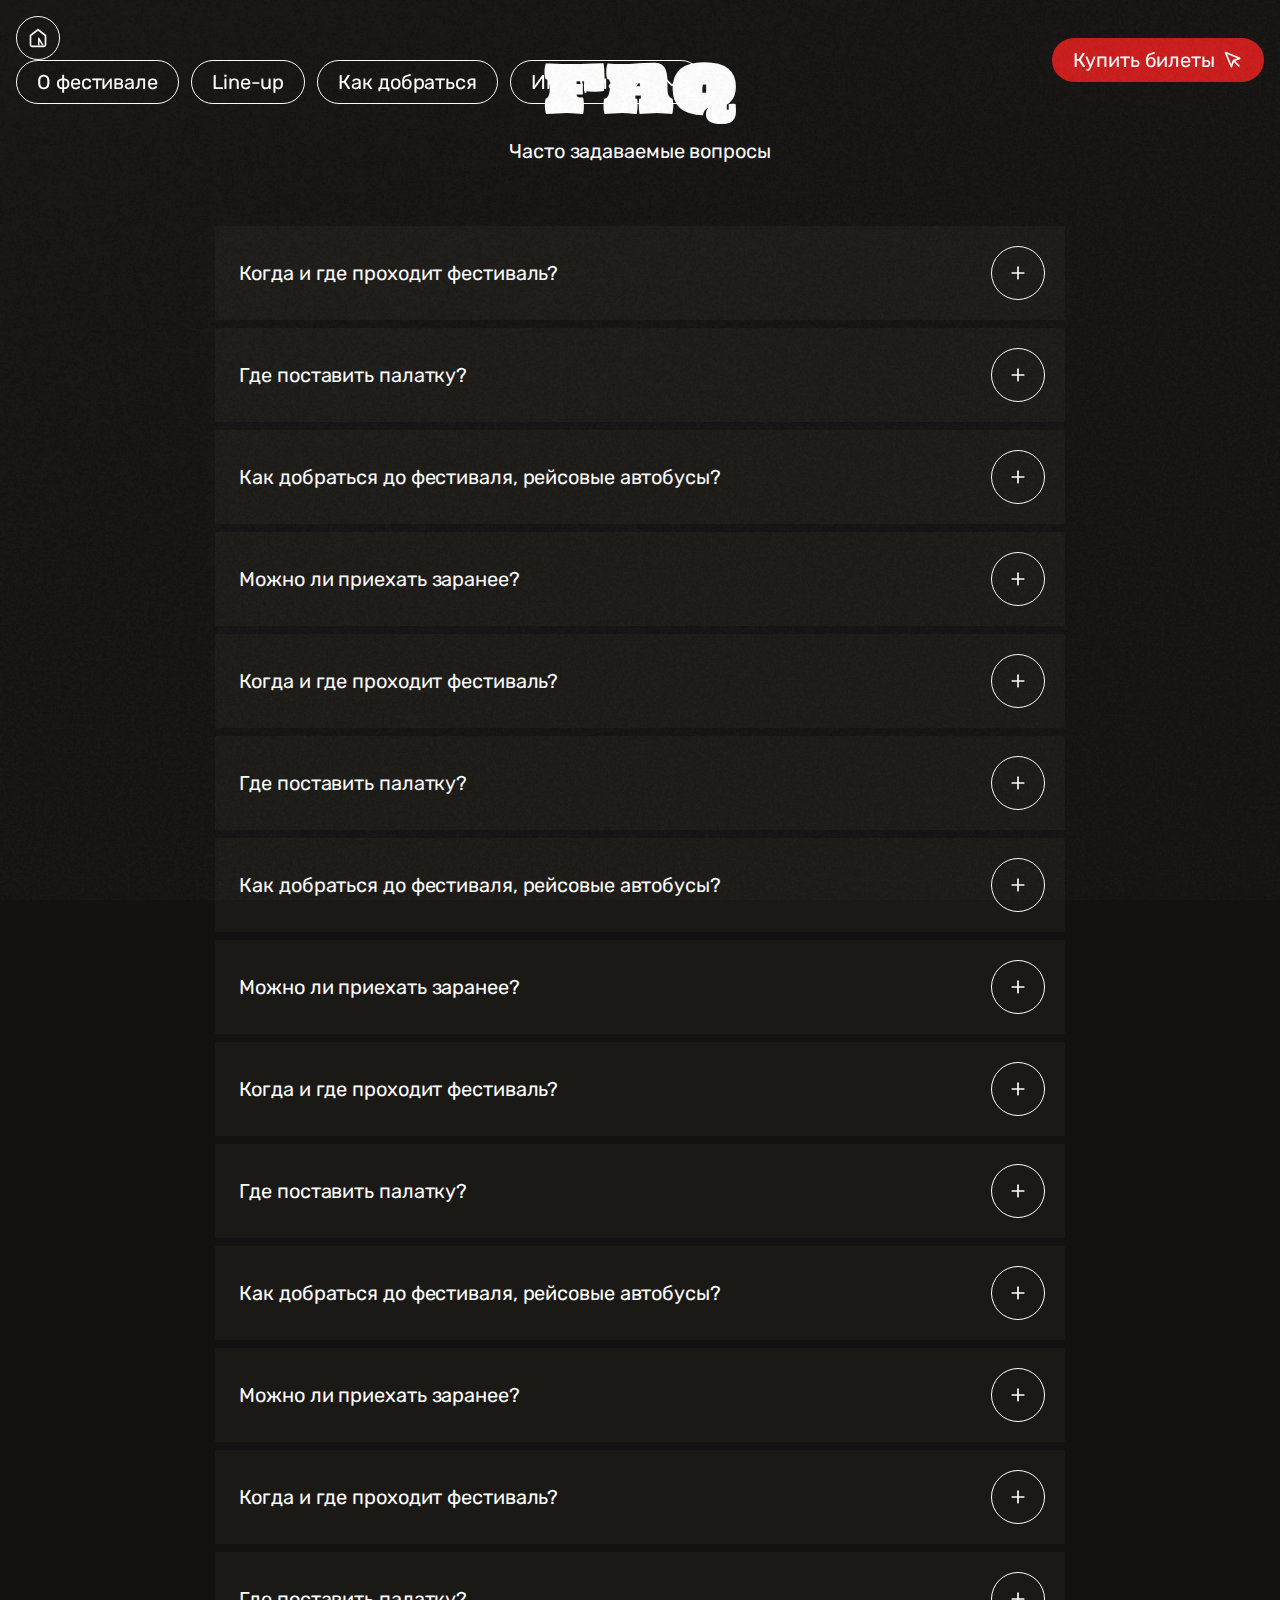
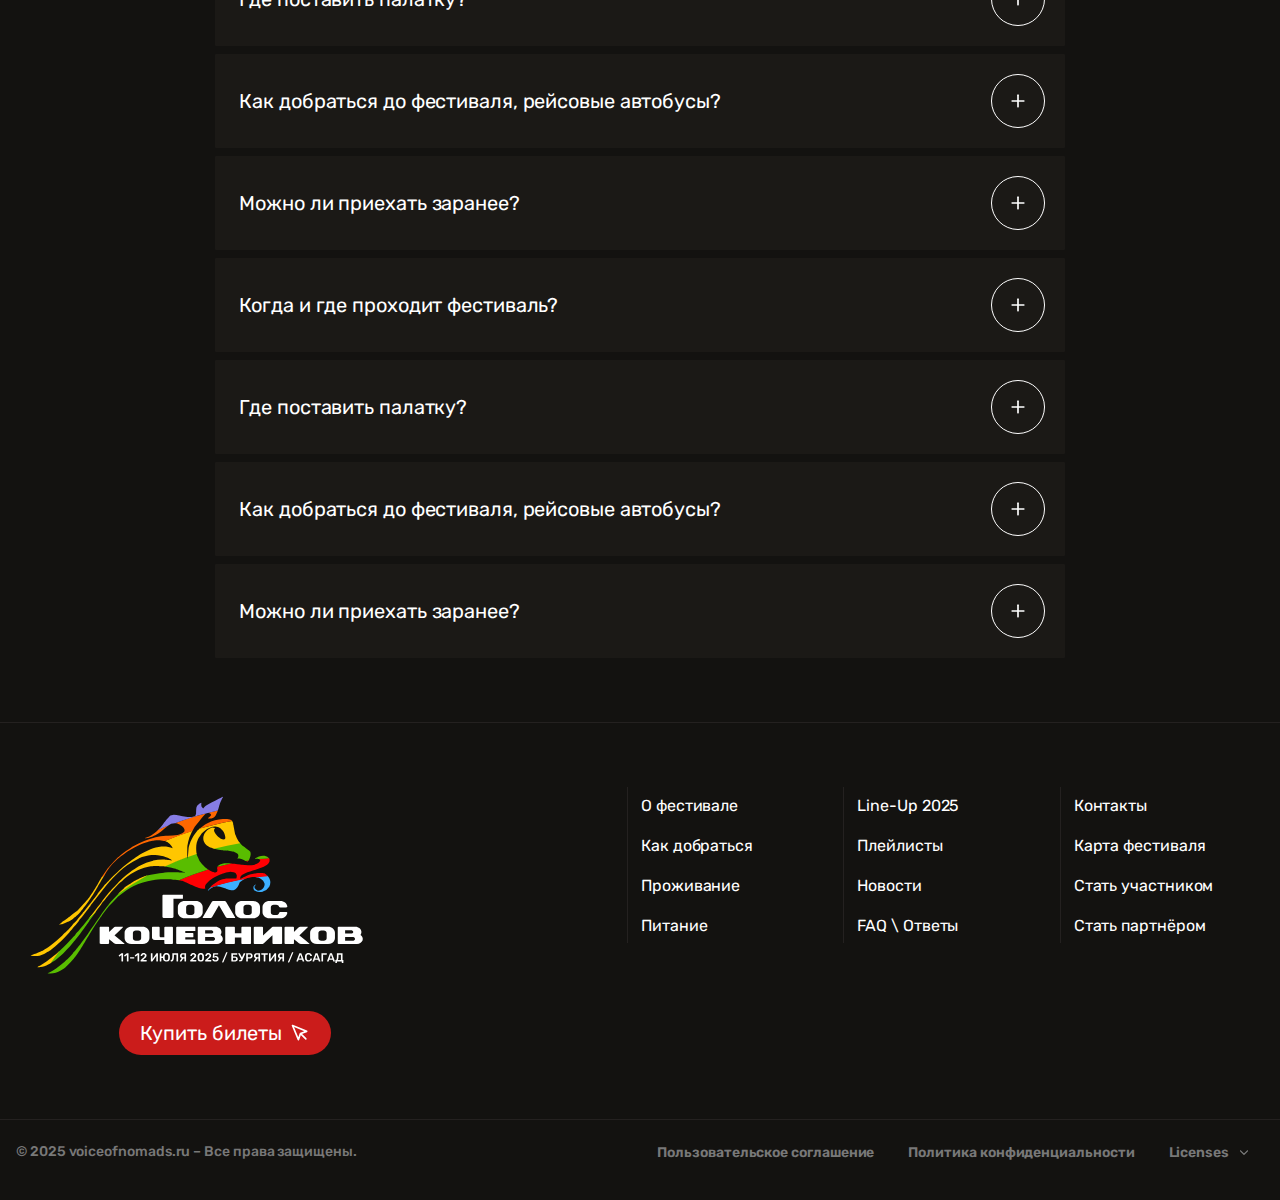
<file: faq_page.html>
<!DOCTYPE html>
<html lang="ru">
<head>
	<meta charset="UTF-8">
	<meta name="viewport" content="width=device-width, initial-scale=1.0">
	<title>FAQ 🎧 Голос кочевников</title>
	<link rel="icon" type="image/x-icon" href="favicon.svg">

	<link rel="stylesheet" href="assets/css/normalize.css">
	<link rel="stylesheet" href="assets/css/root.css">
	<link rel="stylesheet" href="assets/css/ui.css">
	<link rel="stylesheet" href="assets/css/icons.css">
	<link rel="stylesheet" href="assets/css/animations.css">

	<link rel="stylesheet" href="assets/css/header.css">
	<link rel="stylesheet" href="assets/css/footer.css">

	<link rel="stylesheet" href="assets/css/sections/hello.css">
	<link rel="stylesheet" href="assets/css/sections/line-up.css">
	<link rel="stylesheet" href="assets/css/sections/schedule.css">
	<link rel="stylesheet" href="assets/css/sections/faq.css">
	<link rel="stylesheet" href="assets/css/sections/partners.css">
	<link rel="stylesheet" href="assets/css/sections/map.css">
	<link rel="stylesheet" href="assets/css/sections/news.css">

	<link rel="preconnect" href="https://fonts.googleapis.com">
	<link rel="preconnect" href="https://fonts.gstatic.com" crossorigin>
	<link href="https://fonts.googleapis.com/css2?family=Oi&family=Rubik:ital,wght@0,300..900;1,300..900&display=swap" rel="stylesheet">
</head>
<body>
	<header class="main-header">
		<div class="content-wrapper">
			<nav class="main-header__buttons-menu">
				<div href="#!" id="buttonToggleNav" class="button is-style-bordered is-size-l has-only-icon">
					<span class="icon" type="bars"></span>
					<span class="icon" type="x"></span>
				</div>
				<a id="buttonHome" href="index.html" class="button is-style-bordered is-size-l has-only-icon"><div class="icon" type="tent"></div></a>
				<ul>
					<li><a href="#!" class="button is-style-bordered is-size-l">О фестивале</a></li>
					<li><a href="line-up_page.html" class="button is-style-bordered is-size-l">Line-up</a></li>
					<li><a href="#!" class="button is-style-bordered is-size-l">Как добраться</a></li>
					<li>
						<a href="#!" class="button is-style-bordered is-size-l">
							Информация
							<span class="icon" type="chevron-down"></span>
						</a>
						<ul>
							<li><a href="#!" class="button is-size-s">Проживание</a></li>
							<li><a href="#!" class="button is-size-s">Питание</a></li>
							<li><a href="#!" class="button is-size-s">FAQ \ Ответы</a></li>
							<li><a href="#!" class="button is-size-s">Карта фестиваля</a></li>
							<li><a href="#!" class="button is-size-s">Контакты</a></li>
						</ul>
					</li>
				</ul>
			</nav>
			<a href="#!" class="button is-style-ticket is-size-l">
				Купить билеты
				<span class="icon" type="mouse-pointer"></span>
			</a>
		</div>
	</header>
	<section id="faq" class="section">
		<div class="content-wrapper">
			<div class="headings-block">
				<h2 class="font-heading-xxl">FAQ</h2>
				<p class="font-content-l">Часто задаваемые вопросы</p>
			</div>
			<div class="questions-list">
				<details class="question">
					<summary class="question__title font-content-l">Когда и где проходит фестиваль?</summary>
					<div class="answer font-content-m">
						<p>В 2025-м году фестиваль «Голос кочевников» пройдёт 11-12 июля в Асагаде</p>
					</div>
				</details>
				<details class="question">
					<summary class="question__title font-content-l">Где поставить палатку?</summary>
					<div class="answer font-content-m"></div>
				</details>
				<details class="question">
					<summary class="question__title font-content-l">Как добраться до фестиваля, рейсовые автобусы?</summary>
					<div class="answer font-content-m"></div>
				</details>
				<details class="question">
					<summary class="question__title font-content-l">Можно ли приехать заранее?</summary>
					<div class="answer font-content-m"></div>
				</details>
				<details class="question">
					<summary class="question__title font-content-l">Когда и где проходит фестиваль?</summary>
					<div class="answer font-content-m">
						<p>В 2025-м году фестиваль «Голос кочевников» пройдёт 11-12 июля в Асагаде</p>
					</div>
				</details>
				<details class="question">
					<summary class="question__title font-content-l">Где поставить палатку?</summary>
					<div class="answer font-content-m"></div>
				</details>
				<details class="question">
					<summary class="question__title font-content-l">Как добраться до фестиваля, рейсовые автобусы?</summary>
					<div class="answer font-content-m"></div>
				</details>
				<details class="question">
					<summary class="question__title font-content-l">Можно ли приехать заранее?</summary>
					<div class="answer font-content-m"></div>
				</details>
				<details class="question">
					<summary class="question__title font-content-l">Когда и где проходит фестиваль?</summary>
					<div class="answer font-content-m">
						<p>В 2025-м году фестиваль «Голос кочевников» пройдёт 11-12 июля в Асагаде</p>
					</div>
				</details>
				<details class="question">
					<summary class="question__title font-content-l">Где поставить палатку?</summary>
					<div class="answer font-content-m"></div>
				</details>
				<details class="question">
					<summary class="question__title font-content-l">Как добраться до фестиваля, рейсовые автобусы?</summary>
					<div class="answer font-content-m"></div>
				</details>
				<details class="question">
					<summary class="question__title font-content-l">Можно ли приехать заранее?</summary>
					<div class="answer font-content-m"></div>
				</details>
				<details class="question">
					<summary class="question__title font-content-l">Когда и где проходит фестиваль?</summary>
					<div class="answer font-content-m">
						<p>В 2025-м году фестиваль «Голос кочевников» пройдёт 11-12 июля в Асагаде</p>
					</div>
				</details>
				<details class="question">
					<summary class="question__title font-content-l">Где поставить палатку?</summary>
					<div class="answer font-content-m"></div>
				</details>
				<details class="question">
					<summary class="question__title font-content-l">Как добраться до фестиваля, рейсовые автобусы?</summary>
					<div class="answer font-content-m"></div>
				</details>
				<details class="question">
					<summary class="question__title font-content-l">Можно ли приехать заранее?</summary>
					<div class="answer font-content-m"></div>
				</details>
				<details class="question">
					<summary class="question__title font-content-l">Когда и где проходит фестиваль?</summary>
					<div class="answer font-content-m">
						<p>В 2025-м году фестиваль «Голос кочевников» пройдёт 11-12 июля в Асагаде</p>
					</div>
				</details>
				<details class="question">
					<summary class="question__title font-content-l">Где поставить палатку?</summary>
					<div class="answer font-content-m"></div>
				</details>
				<details class="question">
					<summary class="question__title font-content-l">Как добраться до фестиваля, рейсовые автобусы?</summary>
					<div class="answer font-content-m"></div>
				</details>
				<details class="question">
					<summary class="question__title font-content-l">Можно ли приехать заранее?</summary>
					<div class="answer font-content-m"></div>
				</details>
			</div>
		</div>
	</section>
	<footer class="main-footer">
		<div class="main-footer__content">
			<div class="content-wrapper">
				<div class="main-footer__about">
					<img src="assets/images/res/logo-colorful.svg" alt="Музыкальный фестиваль «Голос кочевников»" class="main-footer__about__logo">
					<a href="#!" class="button is-size-l is-style-ticket">
						Купить билеты
						<span class="icon" type="mouse-pointer"></span>
					</a>
				</div>
				<ul class="main-footer__menu">
					<li>
						<a href="#!" class="button is-style-transparented"></a>
						<ul>
							<li><a href="#!" class="button is-style-transparented">О фестивале</a></li>
							<li><a href="#!" class="button is-style-transparented">Как добраться</a></li>
							<li><a href="#!" class="button is-style-transparented">Проживание</a></li>
							<li><a href="#!" class="button is-style-transparented">Питание</a></li>
						</ul>
					</li>
					<li>
						<a href="#!" class="button is-style-transparented"></a>
						<ul>
							<li><a href="line-up_page.html" class="button is-style-transparented">Line-Up 2025</a></li>
							<li><a href="#!" class="button is-style-transparented">Плейлисты</a></li>
							<li><a href="#!" class="button is-style-transparented">Новости</a></li>
							<li><a href="#!" class="button is-style-transparented">FAQ \ Ответы</a></li>
						</ul>
					</li>
					<li>
						<a href="#!" class="button is-style-transparented"></a>
						<ul>
							<li><a href="#!" class="button is-style-transparented">Контакты</a></li>
							<li><a href="#!" class="button is-style-transparented">Карта фестиваля</a></li>
							<li><a href="#!" class="button is-style-transparented">Стать участником</a></li>
							<li><a href="#!" class="button is-style-transparented">Стать партнёром</a></li>
						</ul>
					</li>
				</ul>
			</div>
		</div>
		<div class="copyright">
			<div class="content-wrapper">
				<p class="copyright__sign font-content-s">© 2025 voiceofnomads.ru – Все права защищены.</p>
				<div class="copyright__button-list">
					<a href="#!" class="button is-style-transparented is-size-s">Пользовательское соглашение</a>
					<a href="#!" class="button is-style-transparented is-size-s">Политика конфиденциальности</a>
					<details class="licenses-details">
						<summary class="licenses-summary">
							<span class="button is-style-transparented is-size-s">
								Licenses
								<span class="icon" type="chevron-down"></span>
							</span>
						</summary>
						<ul class="licenses-list">
							<li class="license">
								<p class="license__attribution"><a href="https://www.freepik.com/free-vector/abstract-background-with-grainy-texture-black-white_385430023.htm#fromView=search&page=1&position=20&uuid=b2b99049-5778-4639-b728-1bcce756db4e&query=%40soepratman+noise">Image by soepratman on Freepik</a></p>
							</li>
							<li class="license">
								<p class="license__attribution"><a href="https://fonts.google.com/specimen/Oi/license?query=oi">Font “Oi”</a> – Designed by <a href="https://fonts.google.com/?query=Kostas Bartsokas">Kostas Bartsokas</a> – <a href="https://openfontlicense.org/open-font-license-official-text/">Licensed under SIL OFL 1.1</a></p>
							</li>
							<li class="license">
								<p class="license__attribution"><a href="https://fonts.google.com/specimen/Rubik/license">Font “Rubik”</a> – Designed by <a href="https://fonts.google.com/?query=Hubert and Fischer">Hubert and Fischer</a>, <a href="https://fonts.google.com/?query=Meir Sadan">Meir Sadan</a>,  <a href="https://fonts.google.com/?query=Cyreal">Cyreal</a>, <a href="https://fonts.google.com/?query=Daniel Grumer">Daniel Grumer</a>, <a href="https://fonts.google.com/?query=Omaima Dajani">Omaima Dajani</a> – <a href="https://openfontlicense.org/open-font-license-official-text/">Licensed under SIL OFL 1.1</a></p>
							</li>
							<li class="license">
								<p class="license__attribution"><a href="https://github.com/feathericons/feather">“Feather Icons”</a> – <a href="https://twitter.com/colebemis">Made by colebemis</a> – <a href="https://opensource.org/license/mit">Licensed under MIT</a></p>
							</li>
						</ul>
					</details>
				</div>
			</div>
		</div>
	</footer>
	<script src="assets/js/main-nav.js"></script>
</body>
</html>
</file>
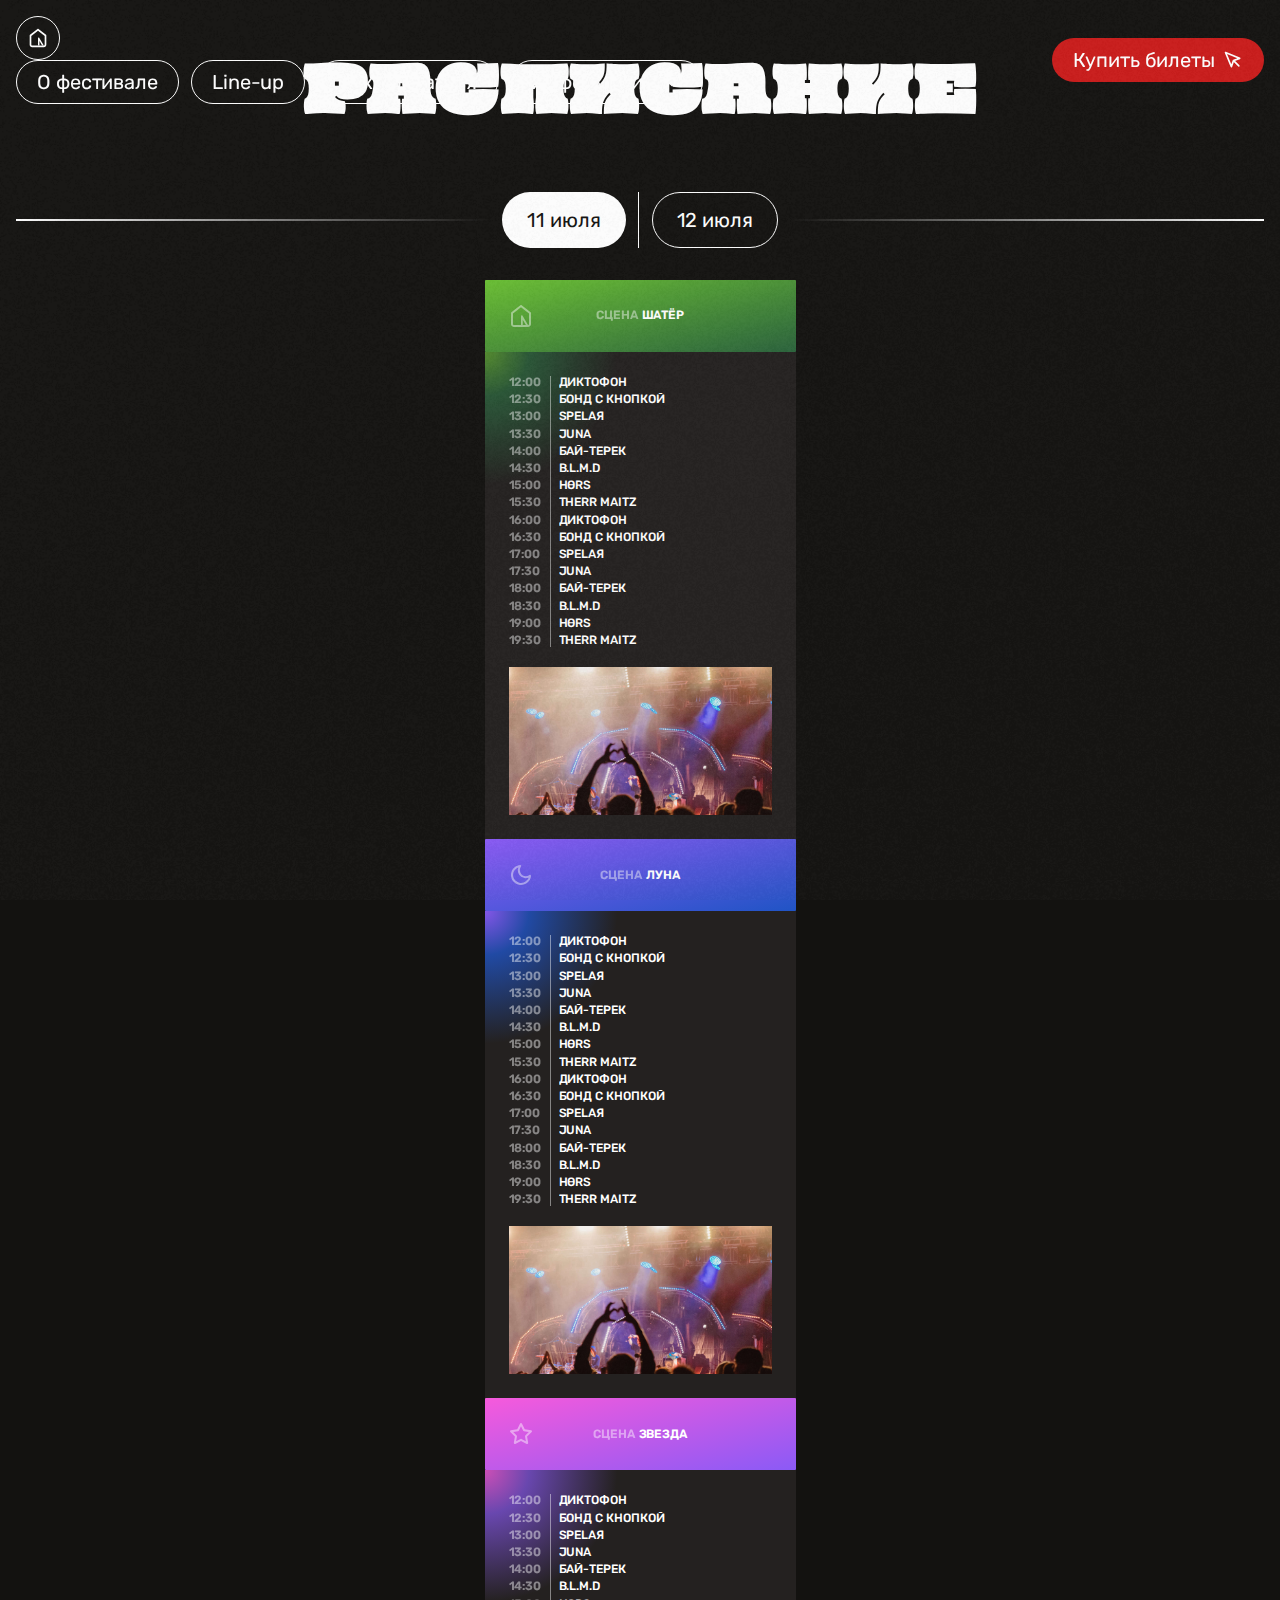
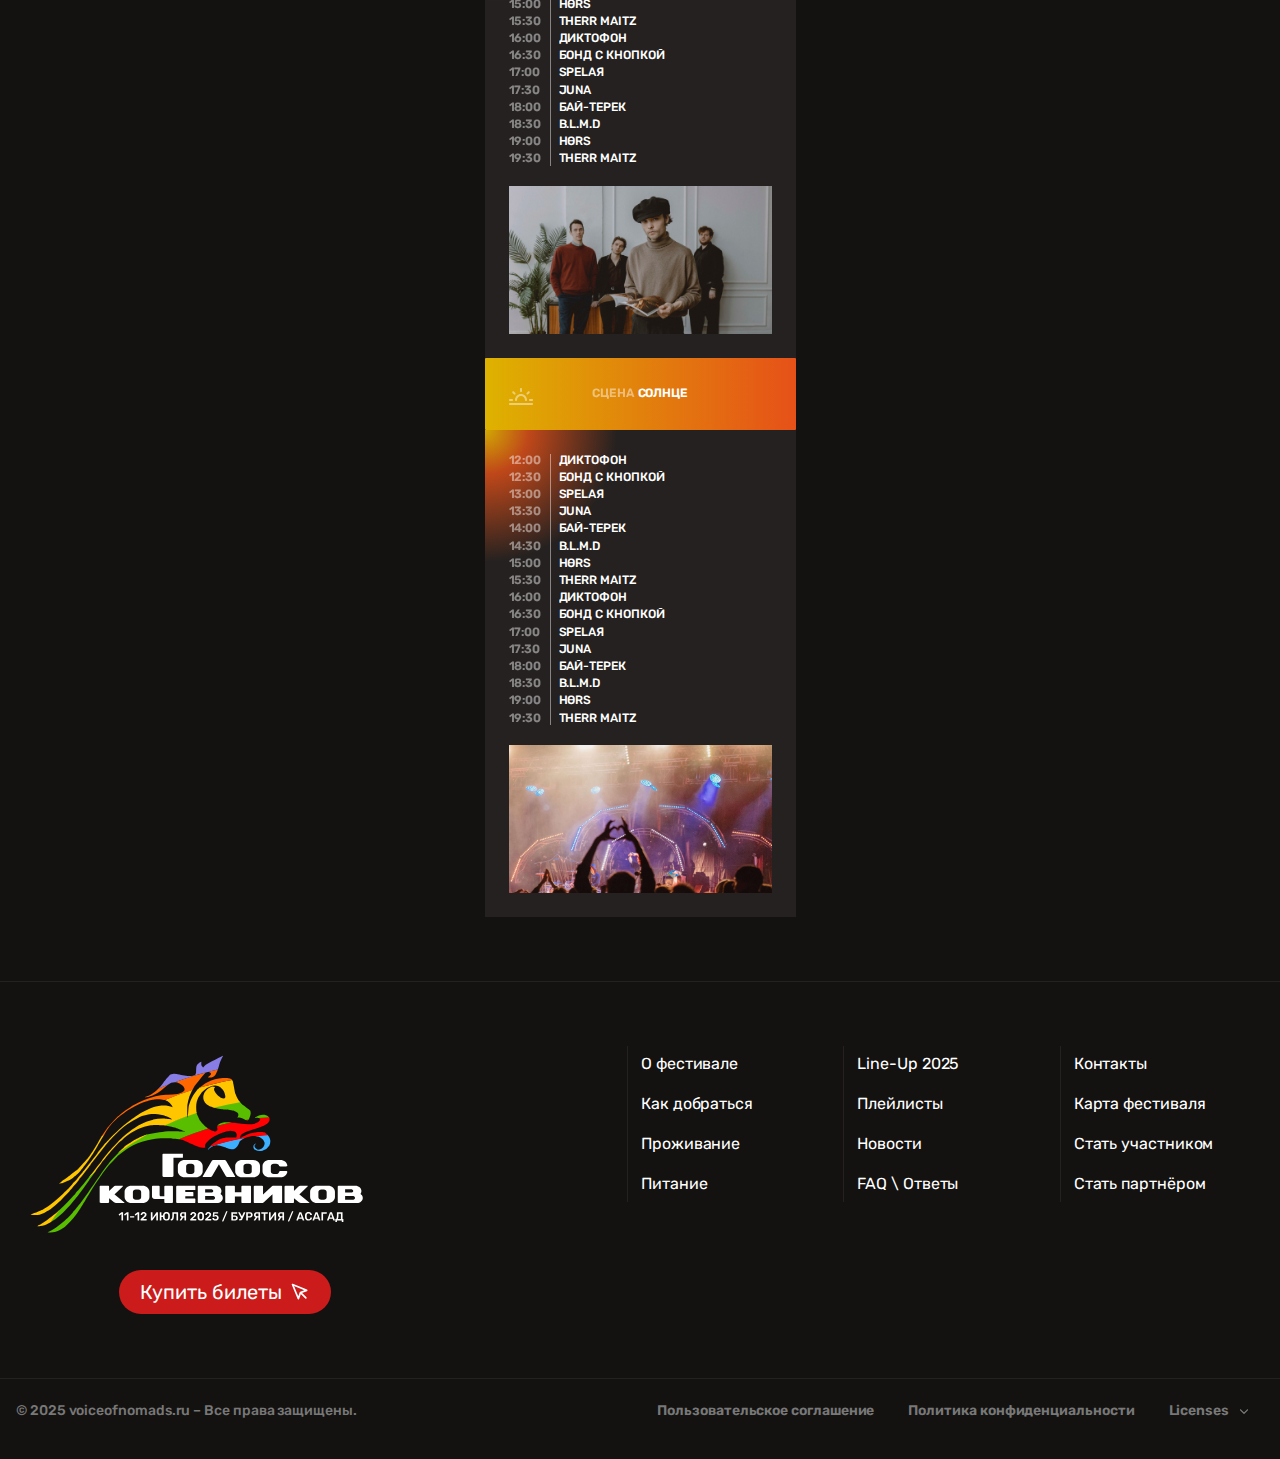
<file: schedule_page.html>
<!DOCTYPE html>
<html lang="ru">
<head>
	<meta charset="UTF-8">
	<meta name="viewport" content="width=device-width, initial-scale=1.0">
	<title>Расписание 🎧 Голос кочевников</title>
	<link rel="icon" type="image/x-icon" href="favicon.svg">

	<link rel="stylesheet" href="assets/css/normalize.css">
	<link rel="stylesheet" href="assets/css/root.css">
	<link rel="stylesheet" href="assets/css/ui.css">
	<link rel="stylesheet" href="assets/css/icons.css">
	<link rel="stylesheet" href="assets/css/animations.css">

	<link rel="stylesheet" href="assets/css/header.css">
	<link rel="stylesheet" href="assets/css/footer.css">

	<link rel="stylesheet" href="assets/css/sections/hello.css">
	<link rel="stylesheet" href="assets/css/sections/line-up.css">
	<link rel="stylesheet" href="assets/css/sections/schedule.css">
	<link rel="stylesheet" href="assets/css/sections/faq.css">
	<link rel="stylesheet" href="assets/css/sections/partners.css">
	<link rel="stylesheet" href="assets/css/sections/map.css">
	<link rel="stylesheet" href="assets/css/sections/news.css">

	<link rel="preconnect" href="https://fonts.googleapis.com">
	<link rel="preconnect" href="https://fonts.gstatic.com" crossorigin>
	<link href="https://fonts.googleapis.com/css2?family=Oi&family=Rubik:ital,wght@0,300..900;1,300..900&display=swap" rel="stylesheet">
</head>
<body>
	<header class="main-header">
		<div class="content-wrapper">
			<nav class="main-header__buttons-menu">
				<div href="#!" id="buttonToggleNav" class="button is-style-bordered is-size-l has-only-icon">
					<span class="icon" type="bars"></span>
					<span class="icon" type="x"></span>
				</div>
				<a id="buttonHome" href="index.html" class="button is-style-bordered is-size-l has-only-icon"><div class="icon" type="tent"></div></a>
				<ul>
					<li><a href="#!" class="button is-style-bordered is-size-l">О фестивале</a></li>
					<li><a href="line-up_page.html" class="button is-style-bordered is-size-l">Line-up</a></li>
					<li><a href="#!" class="button is-style-bordered is-size-l">Как добраться</a></li>
					<li>
						<a href="#!" class="button is-style-bordered is-size-l">
							Информация
							<span class="icon" type="chevron-down"></span>
						</a>
						<ul>
							<li><a href="#!" class="button is-size-s">Проживание</a></li>
							<li><a href="#!" class="button is-size-s">Питание</a></li>
							<li><a href="#!" class="button is-size-s">FAQ \ Ответы</a></li>
							<li><a href="#!" class="button is-size-s">Карта фестиваля</a></li>
							<li><a href="#!" class="button is-size-s">Контакты</a></li>
						</ul>
					</li>
				</ul>
			</nav>
			<a href="#!" class="button is-style-ticket is-size-l">
				Купить билеты
				<span class="icon" type="mouse-pointer"></span>
			</a>
		</div>
	</header>
	<section id="schedule" class="section">
		<div class="content-wrapper">
			<div class="headings-block">
				<h2 class="font-heading-xxl">Расписание</h2>
			</div>
			<div class="section__block">
				<div class="schedule__header">
					<div class="schedule__header__item">
						<a href="schedule_page.html" class="button is-size-xl">11 июля</a>
					</div>
					<div class="schedule__header__item">
						<a href="schedule_page.html" class="button is-size-xl is-style-bordered">12 июля</a>
					</div>
				</div>
				<div class="content-grid is-columns-4">
					<div class="scene-card is-color-green">
						<div class="scene-card__address">
							<span class="icon" type="tent"></span>
							<span class="scene-card__address__label font-content-xs">сцена</span>
							<h3 class="font-content-xs">шатёр</h3>
						</div>
						<div class="scene-card__content">
							<div class="schedule__list">
								<div class="schedule__item font-content-xs">
									<div class="schedule__item__time">12:00</div>
									<div class="schedule__item__name">Диктофон</div>
								</div>
								<div class="schedule__item font-content-xs">
									<div class="schedule__item__time">12:30</div>
									<div class="schedule__item__name">Бонд с кнопкой</div>
								</div>
								<div class="schedule__item font-content-xs">
									<div class="schedule__item__time">13:00</div>
									<div class="schedule__item__name">spelaя</div>
								</div>
								<div class="schedule__item font-content-xs">
									<div class="schedule__item__time">13:30</div>
									<div class="schedule__item__name">Juna</div>
								</div>
								<div class="schedule__item font-content-xs">
									<div class="schedule__item__time">14:00</div>
									<div class="schedule__item__name">БАЙ-ТЕРЕК</div>
								</div>
								<div class="schedule__item font-content-xs">
									<div class="schedule__item__time">14:30</div>
									<div class="schedule__item__name">B.L.M.D</div>
								</div>
								<div class="schedule__item font-content-xs">
									<div class="schedule__item__time">15:00</div>
									<div class="schedule__item__name">HӨRS</div>
								</div>
								<div class="schedule__item font-content-xs">
									<div class="schedule__item__time">15:30</div>
									<div class="schedule__item__name">Therr Maitz</div>
								</div>
								<div class="schedule__item font-content-xs">
									<div class="schedule__item__time">16:00</div>
									<div class="schedule__item__name">Диктофон</div>
								</div>
								<div class="schedule__item font-content-xs">
									<div class="schedule__item__time">16:30</div>
									<div class="schedule__item__name">Бонд с кнопкой</div>
								</div>
								<div class="schedule__item font-content-xs">
									<div class="schedule__item__time">17:00</div>
									<div class="schedule__item__name">spelaя</div>
								</div>
								<div class="schedule__item font-content-xs">
									<div class="schedule__item__time">17:30</div>
									<div class="schedule__item__name">Juna</div>
								</div>
								<div class="schedule__item font-content-xs">
									<div class="schedule__item__time">18:00</div>
									<div class="schedule__item__name">БАЙ-ТЕРЕК</div>
								</div>
								<div class="schedule__item font-content-xs">
									<div class="schedule__item__time">18:30</div>
									<div class="schedule__item__name">B.L.M.D</div>
								</div>
								<div class="schedule__item font-content-xs">
									<div class="schedule__item__time">19:00</div>
									<div class="schedule__item__name">HӨRS</div>
								</div>
								<div class="schedule__item font-content-xs">
									<div class="schedule__item__time">19:30</div>
									<div class="schedule__item__name">Therr Maitz</div>
								</div>
							</div>
							<img src="assets/images/examples/1.jpg" alt="" class="scene-card__cover">
						</div>
					</div>
					<div class="scene-card is-color-violet">
					<div class="scene-card__address">
						<span class="icon" type="moon"></span>
						<span class="scene-card__address__label font-content-xs">сцена</span>
						<h3 class="font-content-xs">луна</h3>
					</div>
					<div class="scene-card__content">
						<div class="schedule__list">
							<div class="schedule__item font-content-xs">
								<div class="schedule__item__time">12:00</div>
								<div class="schedule__item__name">Диктофон</div>
							</div>
							<div class="schedule__item font-content-xs">
								<div class="schedule__item__time">12:30</div>
								<div class="schedule__item__name">Бонд с кнопкой</div>
							</div>
							<div class="schedule__item font-content-xs">
								<div class="schedule__item__time">13:00</div>
								<div class="schedule__item__name">spelaя</div>
							</div>
							<div class="schedule__item font-content-xs">
								<div class="schedule__item__time">13:30</div>
								<div class="schedule__item__name">Juna</div>
							</div>
							<div class="schedule__item font-content-xs">
								<div class="schedule__item__time">14:00</div>
								<div class="schedule__item__name">БАЙ-ТЕРЕК</div>
							</div>
							<div class="schedule__item font-content-xs">
								<div class="schedule__item__time">14:30</div>
								<div class="schedule__item__name">B.L.M.D</div>
							</div>
							<div class="schedule__item font-content-xs">
								<div class="schedule__item__time">15:00</div>
								<div class="schedule__item__name">HӨRS</div>
							</div>
							<div class="schedule__item font-content-xs">
								<div class="schedule__item__time">15:30</div>
								<div class="schedule__item__name">Therr Maitz</div>
							</div>
							<div class="schedule__item font-content-xs">
								<div class="schedule__item__time">16:00</div>
								<div class="schedule__item__name">Диктофон</div>
							</div>
							<div class="schedule__item font-content-xs">
								<div class="schedule__item__time">16:30</div>
								<div class="schedule__item__name">Бонд с кнопкой</div>
							</div>
							<div class="schedule__item font-content-xs">
								<div class="schedule__item__time">17:00</div>
								<div class="schedule__item__name">spelaя</div>
							</div>
							<div class="schedule__item font-content-xs">
								<div class="schedule__item__time">17:30</div>
								<div class="schedule__item__name">Juna</div>
							</div>
							<div class="schedule__item font-content-xs">
								<div class="schedule__item__time">18:00</div>
								<div class="schedule__item__name">БАЙ-ТЕРЕК</div>
							</div>
							<div class="schedule__item font-content-xs">
								<div class="schedule__item__time">18:30</div>
								<div class="schedule__item__name">B.L.M.D</div>
							</div>
							<div class="schedule__item font-content-xs">
								<div class="schedule__item__time">19:00</div>
								<div class="schedule__item__name">HӨRS</div>
							</div>
							<div class="schedule__item font-content-xs">
								<div class="schedule__item__time">19:30</div>
								<div class="schedule__item__name">Therr Maitz</div>
							</div>
						</div>
						<img src="assets/images/examples/1.jpg" alt="" class="scene-card__cover">
					</div>
					</div>
					<div class="scene-card is-color-pink">
						<div class="scene-card__address">
							<span class="icon" type="star"></span>
							<span class="scene-card__address__label font-content-xs">сцена</span>
							<h3 class="font-content-xs">звезда</h3>
						</div>
						<div class="scene-card__content">
							<div class="schedule__list">
								<div class="schedule__item font-content-xs">
									<div class="schedule__item__time">12:00</div>
									<div class="schedule__item__name">Диктофон</div>
								</div>
								<div class="schedule__item font-content-xs">
									<div class="schedule__item__time">12:30</div>
									<div class="schedule__item__name">Бонд с кнопкой</div>
								</div>
								<div class="schedule__item font-content-xs">
									<div class="schedule__item__time">13:00</div>
									<div class="schedule__item__name">spelaя</div>
								</div>
								<div class="schedule__item font-content-xs">
									<div class="schedule__item__time">13:30</div>
									<div class="schedule__item__name">Juna</div>
								</div>
								<div class="schedule__item font-content-xs">
									<div class="schedule__item__time">14:00</div>
									<div class="schedule__item__name">БАЙ-ТЕРЕК</div>
								</div>
								<div class="schedule__item font-content-xs">
									<div class="schedule__item__time">14:30</div>
									<div class="schedule__item__name">B.L.M.D</div>
								</div>
								<div class="schedule__item font-content-xs">
									<div class="schedule__item__time">15:00</div>
									<div class="schedule__item__name">HӨRS</div>
								</div>
								<div class="schedule__item font-content-xs">
									<div class="schedule__item__time">15:30</div>
									<div class="schedule__item__name">Therr Maitz</div>
								</div>
								<div class="schedule__item font-content-xs">
									<div class="schedule__item__time">16:00</div>
									<div class="schedule__item__name">Диктофон</div>
								</div>
								<div class="schedule__item font-content-xs">
									<div class="schedule__item__time">16:30</div>
									<div class="schedule__item__name">Бонд с кнопкой</div>
								</div>
								<div class="schedule__item font-content-xs">
									<div class="schedule__item__time">17:00</div>
									<div class="schedule__item__name">spelaя</div>
								</div>
								<div class="schedule__item font-content-xs">
									<div class="schedule__item__time">17:30</div>
									<div class="schedule__item__name">Juna</div>
								</div>
								<div class="schedule__item font-content-xs">
									<div class="schedule__item__time">18:00</div>
									<div class="schedule__item__name">БАЙ-ТЕРЕК</div>
								</div>
								<div class="schedule__item font-content-xs">
									<div class="schedule__item__time">18:30</div>
									<div class="schedule__item__name">B.L.M.D</div>
								</div>
								<div class="schedule__item font-content-xs">
									<div class="schedule__item__time">19:00</div>
									<div class="schedule__item__name">HӨRS</div>
								</div>
								<div class="schedule__item font-content-xs">
									<div class="schedule__item__time">19:30</div>
									<div class="schedule__item__name">Therr Maitz</div>
								</div>
							</div>
							<img src="assets/images/examples/artist-1.jpg" alt="" class="scene-card__cover">
						</div>
					</div>
					<div class="scene-card is-color-orange">
						<div class="scene-card__address">
							<span class="icon" type="sunrise-n-sunset"></span>
							<span class="scene-card__address__label font-content-xs">сцена</span>
							<h3 class="font-content-xs">солнце</h3>
						</div>
						<div class="scene-card__content">
							<div class="schedule__list">
								<div class="schedule__item font-content-xs">
									<div class="schedule__item__time">12:00</div>
									<div class="schedule__item__name">Диктофон</div>
								</div>
								<div class="schedule__item font-content-xs">
									<div class="schedule__item__time">12:30</div>
									<div class="schedule__item__name">Бонд с кнопкой</div>
								</div>
								<div class="schedule__item font-content-xs">
									<div class="schedule__item__time">13:00</div>
									<div class="schedule__item__name">spelaя</div>
								</div>
								<div class="schedule__item font-content-xs">
									<div class="schedule__item__time">13:30</div>
									<div class="schedule__item__name">Juna</div>
								</div>
								<div class="schedule__item font-content-xs">
									<div class="schedule__item__time">14:00</div>
									<div class="schedule__item__name">БАЙ-ТЕРЕК</div>
								</div>
								<div class="schedule__item font-content-xs">
									<div class="schedule__item__time">14:30</div>
									<div class="schedule__item__name">B.L.M.D</div>
								</div>
								<div class="schedule__item font-content-xs">
									<div class="schedule__item__time">15:00</div>
									<div class="schedule__item__name">HӨRS</div>
								</div>
								<div class="schedule__item font-content-xs">
									<div class="schedule__item__time">15:30</div>
									<div class="schedule__item__name">Therr Maitz</div>
								</div>
								<div class="schedule__item font-content-xs">
									<div class="schedule__item__time">16:00</div>
									<div class="schedule__item__name">Диктофон</div>
								</div>
								<div class="schedule__item font-content-xs">
									<div class="schedule__item__time">16:30</div>
									<div class="schedule__item__name">Бонд с кнопкой</div>
								</div>
								<div class="schedule__item font-content-xs">
									<div class="schedule__item__time">17:00</div>
									<div class="schedule__item__name">spelaя</div>
								</div>
								<div class="schedule__item font-content-xs">
									<div class="schedule__item__time">17:30</div>
									<div class="schedule__item__name">Juna</div>
								</div>
								<div class="schedule__item font-content-xs">
									<div class="schedule__item__time">18:00</div>
									<div class="schedule__item__name">БАЙ-ТЕРЕК</div>
								</div>
								<div class="schedule__item font-content-xs">
									<div class="schedule__item__time">18:30</div>
									<div class="schedule__item__name">B.L.M.D</div>
								</div>
								<div class="schedule__item font-content-xs">
									<div class="schedule__item__time">19:00</div>
									<div class="schedule__item__name">HӨRS</div>
								</div>
								<div class="schedule__item font-content-xs">
									<div class="schedule__item__time">19:30</div>
									<div class="schedule__item__name">Therr Maitz</div>
								</div>
							</div>
							<img src="assets/images/examples/1.jpg" alt="" class="scene-card__cover">
						</div>
					</div>
				</div>
			</div>
		</div>
	</section>
	<footer class="main-footer">
		<div class="main-footer__content">
			<div class="content-wrapper">
				<div class="main-footer__about">
					<img src="assets/images/res/logo-colorful.svg" alt="Музыкальный фестиваль «Голос кочевников»" class="main-footer__about__logo">
					<a href="#!" class="button is-size-l is-style-ticket">
						Купить билеты
						<span class="icon" type="mouse-pointer"></span>
					</a>
				</div>
				<ul class="main-footer__menu">
					<li>
						<a href="#!" class="button is-style-transparented"></a>
						<ul>
							<li><a href="#!" class="button is-style-transparented">О фестивале</a></li>
							<li><a href="#!" class="button is-style-transparented">Как добраться</a></li>
							<li><a href="#!" class="button is-style-transparented">Проживание</a></li>
							<li><a href="#!" class="button is-style-transparented">Питание</a></li>
						</ul>
					</li>
					<li>
						<a href="#!" class="button is-style-transparented"></a>
						<ul>
							<li><a href="line-up_page.html" class="button is-style-transparented">Line-Up 2025</a></li>
							<li><a href="#!" class="button is-style-transparented">Плейлисты</a></li>
							<li><a href="#!" class="button is-style-transparented">Новости</a></li>
							<li><a href="#!" class="button is-style-transparented">FAQ \ Ответы</a></li>
						</ul>
					</li>
					<li>
						<a href="#!" class="button is-style-transparented"></a>
						<ul>
							<li><a href="#!" class="button is-style-transparented">Контакты</a></li>
							<li><a href="#!" class="button is-style-transparented">Карта фестиваля</a></li>
							<li><a href="#!" class="button is-style-transparented">Стать участником</a></li>
							<li><a href="#!" class="button is-style-transparented">Стать партнёром</a></li>
						</ul>
					</li>
				</ul>
			</div>
		</div>
		<div class="copyright">
			<div class="content-wrapper">
				<p class="copyright__sign font-content-s">© 2025 voiceofnomads.ru – Все права защищены.</p>
				<div class="copyright__button-list">
					<a href="#!" class="button is-style-transparented is-size-s">Пользовательское соглашение</a>
					<a href="#!" class="button is-style-transparented is-size-s">Политика конфиденциальности</a>
					<details class="licenses-details">
						<summary class="licenses-summary">
							<span class="button is-style-transparented is-size-s">
								Licenses
								<span class="icon" type="chevron-down"></span>
							</span>
						</summary>
						<ul class="licenses-list">
							<li class="license">
								<p class="license__attribution"><a href="https://www.freepik.com/free-vector/abstract-background-with-grainy-texture-black-white_385430023.htm#fromView=search&page=1&position=20&uuid=b2b99049-5778-4639-b728-1bcce756db4e&query=%40soepratman+noise">Image by soepratman on Freepik</a></p>
							</li>
							<li class="license">
								<p class="license__attribution"><a href="https://fonts.google.com/specimen/Oi/license?query=oi">Font “Oi”</a> – Designed by <a href="https://fonts.google.com/?query=Kostas Bartsokas">Kostas Bartsokas</a> – <a href="https://openfontlicense.org/open-font-license-official-text/">Licensed under SIL OFL 1.1</a></p>
							</li>
							<li class="license">
								<p class="license__attribution"><a href="https://fonts.google.com/specimen/Rubik/license">Font “Rubik”</a> – Designed by <a href="https://fonts.google.com/?query=Hubert and Fischer">Hubert and Fischer</a>, <a href="https://fonts.google.com/?query=Meir Sadan">Meir Sadan</a>,  <a href="https://fonts.google.com/?query=Cyreal">Cyreal</a>, <a href="https://fonts.google.com/?query=Daniel Grumer">Daniel Grumer</a>, <a href="https://fonts.google.com/?query=Omaima Dajani">Omaima Dajani</a> – <a href="https://openfontlicense.org/open-font-license-official-text/">Licensed under SIL OFL 1.1</a></p>
							</li>
							<li class="license">
								<p class="license__attribution"><a href="https://github.com/feathericons/feather">“Feather Icons”</a> – <a href="https://twitter.com/colebemis">Made by colebemis</a> – <a href="https://opensource.org/license/mit">Licensed under MIT</a></p>
							</li>
						</ul>
					</details>
				</div>
			</div>
		</div>
	</footer>
	<svg class="svg-res" xmlns="http://www.w3.org/2000/svg" xmlns:xlink="http://www.w3.org/1999/xlink" x="0px" y="0px" viewBox="0 0 311 312" style="enable-background:new 0 0 311 312;" xml:space="preserve">
		<clipPath id="artistBGCroppedRob" clipPathUnits="objectBoundingBox">
			<path class="artist-cover__figures" fill="#FFFFFF" d="M0.9186495176848875,0.03429487179487179l-0.1919614147909968,0.14423076923076922l0.06591639871382636,0.017628205128205128l-0.06398713826366559,0.1358974358974359l0.1919614147909968-0.14423076923076922l-0.06591639871382636-0.017628205128205128L0.9186495176848875,0.03429487179487179z M0.1639871382636656,0.16570512820512823h0.33762057877813506v0.6730769230769231H0.1639871382636656V0.16570512820512823z"/>
		</clipPath>
		<clipPath id="artistCPCroppedRob" clipPathUnits="objectBoundingBox">
			<path class="artist-cover__clip-path" fill="#D9D9D9" d="M0,0.392 C0,0.383,0.003,0.376,0.009,0.37 L0.384,0.008 C0.389,0.003,0.397,0,0.405,0 H0.605 C0.614,0,0.621,0.003,0.627,0.009 L0.992,0.387 C0.997,0.392,1,0.4,1,0.408 V0.602 C1,0.611,0.997,0.618,0.991,0.624 L0.611,0.992 C0.605,0.997,0.597,1,0.589,1 H0.395 C0.386,1,0.379,0.997,0.373,0.991 L0.008,0.613 C0.003,0.608,0,0.6,0,0.592 V0.392"/>
		</clipPath>

		<clipPath id="artistBGRounded" clipPathUnits="objectBoundingBox">
			<path d="M0.2508038585209003,0.6657051282051282c0.06752411575562701,0,0.12218649517684887,0.05448717948717949,0.12218649517684887,0.12179487179487179s-0.05466237942122187,0.12179487179487179-0.12218649517684887,0.12179487179487179s-0.12218649517684887-0.05448717948717949-0.12218649517684887-0.12179487179487179S0.1832797427652733,0.6657051282051282,0.2508038585209003,0.6657051282051282z M0.7861736334405145,0.0983974358974359
			c0.11800643086816721,0,0.21382636655948553,0.09551282051282052,0.21382636655948553,0.21314102564102563s-0.09581993569131833,0.21314102564102563-0.21382636655948553,0.21314102564102563S0.572347266881029,0.42948717948717946,0.572347266881029,0.31153846153846154S0.6681672025723473,0.0983974358974359,0.7861736334405145,0.0983974358974359z M0.2491961414790997,0.13685897435897437c0.11800643086816721,0,0.21382636655948553,0.09551282051282052,0.21382636655948553,0.21314102564102563
			s-0.09581993569131833,0.21314102564102563-0.21382636655948553,0.21314102564102563S0.03536977491961415,0.46794871794871795,0.03536977491961415,0.35000000000000003S0.13118971061093246,0.13685897435897437,0.2491961414790997,0.13685897435897437z"/>
		</clipPath>
		<clipPath id="artistCPRounded" clipPathUnits="objectBoundingBox">
			<path d="M0.5,0 C0.776,0,1,0.224,1,0.5 S0.776,1,0.5,1 S0,0.776,0,0.5 S0.224,0,0.5,0"/>
		</clipPath>

		<clipPath id="artistBGArch" clipPathUnits="objectBoundingBox">
			<path d="M0.7485530546623794,0.11185897435897435c-0.0022508038585209-0.0028846153846153848,0.001607717041800643-0.006730769230769231,0.0045016077170418-0.004487179487179487l0.05562700964630225,0.03974358974358975c0.0009646302250803858,0.000641025641025641,0.002572347266881029,0.000641025641025641,0.0038585209003215433,0L0.8681672025723473,0.10737179487179487c0.002893890675241158-0.0022435897435897434,0.0067524115755627015,0.0016025641025641025,0.0045016077170418,0.004487179487179487
			l-0.03987138263665595,0.05544871794871795c-0.0009646302250803858,0.0009615384615384615-0.0009646302250803858,0.002564102564102564,0,0.003846153846153846l0.03987138263665595,0.05544871794871795c0.0022508038585209,0.0028846153846153848-0.001607717041800643,0.006730769230769231-0.0045016077170418,0.004487179487179487l-0.05562700964630225-0.03974358974358975c-0.0009646302250803858-0.000641025641025641-0.002572347266881029-0.000641025641025641-0.0038585209003215433,0l-0.05562700964630225,0.03974358974358975
			c-0.002893890675241158,0.0022435897435897434-0.0067524115755627015-0.0016025641025641025-0.0045016077170418-0.004487179487179487l0.03987138263665595-0.05544871794871795c0.0009646302250803858-0.0009615384615384615,0.0009646302250803858-0.002564102564102564,0-0.003846153846153846L0.7485530546623794,0.11185897435897435z M0.2012861736334405,0.8580128205128205c0.0022508038585209,0.008333333333333333-0.008038585209003215,0.014102564102564105-0.01382636655948553,0.008012820512820512L0.1157556270096463,0.7945512820512821
			c-0.0022508038585209-0.0022435897435897434-0.005144694533762058-0.0028846153846153848-0.008038585209003215-0.0022435897435897434l-0.09774919614147909,0.02596153846153846c-0.008360128617363344,0.0022435897435897434-0.01414790996784566-0.008012820512820512-0.008038585209003215-0.013782051282051282l0.07170418006430869-0.07147435897435897c0.0022508038585209-0.0022435897435897434,0.002893890675241158-0.005128205128205128,0.0022508038585209-0.008012820512820512l-0.026045016077170417-0.09743589743589744
			c-0.0022508038585209-0.008333333333333333,0.008038585209003215-0.014102564102564105,0.01382636655948553-0.008012820512820512L0.13504823151125403,0.6907051282051282c0.0022508038585209,0.0022435897435897434,0.005144694533762058,0.0028846153846153848,0.008038585209003215,0.0022435897435897434l0.09774919614147909-0.02596153846153846c0.008360128617363344-0.0022435897435897434,0.01414790996784566,0.008012820512820512,0.008038585209003215,0.013782051282051282l-0.07170418006430869,0.07147435897435897
			c-0.0022508038585209,0.0022435897435897434-0.002893890675241158,0.005128205128205128-0.0022508038585209,0.008012820512820512L0.2012861736334405,0.8580128205128205z M0.19292604501607716,0.02980769230769231l0.010932475884244373,0.15512820512820513c0.0003215434083601286,0.0054487179487179484,0.00707395498392283,0.008012820512820512,0.010932475884244373,0.004166666666666667l0.10836012861736335-0.11217948717948718L0.2311897106109325,0.20288461538461539c-0.003215434083601286,0.004487179487179487,0.0003215434083601286,0.010576923076923076,0.005787781350482316,0.010256410256410256
			l0.1553054662379421-0.016346153846153844L0.24083601286173636,0.23429487179487177c-0.005466237942122186,0.001282051282051282-0.0067524115755627015,0.008333333333333333-0.0019292604501607716,0.011538461538461539l0.12958199356913183,0.08685897435897437L0.2279742765273312,0.2644230769230769c-0.005144694533762058-0.002564102564102564-0.010610932475884243,0.0022435897435897434-0.0090032154340836,0.007371794871794872l0.043086816720257236,0.14967948717948718L0.1987138263665595,0.2794871794871795
			c-0.0022508038585209-0.005128205128205128-0.00964630225080386-0.005128205128205128-0.011897106109324759,0l-0.06334405144694534,0.1423076923076923l0.043086816720257236-0.14967948717948718c0.001607717041800643-0.0054487179487179484-0.0038585209003215433-0.009935897435897437-0.0090032154340836-0.007371794871794872L0.017363344051446947,0.3326923076923077l0.12958199356913183-0.08685897435897437c0.0045016077170418-0.003205128205128205,0.003215434083601286-0.010256410256410256-0.0019292604501607716-0.011538461538461539L-0.006430868167202572,0.1967948717948718l0.1553054662379421,0.016346153846153844
			c0.005466237942122186,0.000641025641025641,0.0090032154340836-0.0057692307692307696,0.005787781350482316-0.010256410256410256L0.06270096463022508,0.07724358974358975l0.10836012861736335,0.11217948717948718c0.0038585209003215433,0.003846153846153846,0.010610932475884243,0.0016025641025641025,0.010932475884244373-0.004166666666666667L0.19292604501607716,0.02980769230769231z"/>
		</clipPath>
		<clipPath id="artistCPArch" clipPathUnits="objectBoundingBox">
			<path d="M0,0.5 C0,0.224,0.224,0,0.5,0 C0.776,0,1,0.224,1,0.5 V1 H0 V0.5"/>
		</clipPath>

		<clipPath id="artistBGFourRounded" clipPathUnits="objectBoundingBox">
			<path d="M0.5016077170418006,0.10544871794871795l0.09003215434083602,0.07307692307692308h-0.18006430868167203L0.5,0.10578778135048231z M0.5,0.0697749196141479l0.08397435897435897,0.07331189710610933h-0.16794871794871793L0.5016077170418006,0.06955128205128205z M0.5016077170418006,0.03685897435897436l0.08006430868167203,0.07307692307692308h-0.16012861736334405L0.5,0.03697749196141479z
			M0.5,0.0022508038585209l0.07403846153846154,0.07331189710610933h-0.14807692307692308L0.5016077170418006,0.0022435897435897434z M0.21864951768488747,0.10544871794871795l0.09003215434083602,0.07307692307692308H0.12861736334405144L0.21794871794871795,0.10578778135048231z M0.21794871794871795,0.0697749196141479l0.08397435897435897,0.07331189710610933H0.13397435897435897L0.21864951768488747,0.06955128205128205z M0.21864951768488747,0.03685897435897436l0.08006430868167203,0.07307692307692308H0.13858520900321544
		 L0.21794871794871795,0.03697749196141479z M0.21794871794871795,0.0022508038585209l0.07403846153846154,0.07331189710610933H0.1439102564102564L0.21864951768488747,0.0022435897435897434z M0.7845659163987139,0.10544871794871795l0.09003215434083602,0.07307692307692308h-0.18006430868167203L0.782051282051282,0.10578778135048231z M0.782051282051282,0.0697749196141479l0.08397435897435897,0.07331189710610933h-0.16794871794871793L0.7845659163987139,0.06955128205128205z M0.7845659163987139,0.03685897435897436
		 l0.08006430868167203,0.07307692307692308h-0.16012861736334405L0.782051282051282,0.03697749196141479z M0.782051282051282,0.0022508038585209l0.07403846153846154,0.07331189710610933h-0.14807692307692308L0.7845659163987139,0.0022435897435897434z M0.7813504823151125,0.7487179487179487l0.21864951768488747,0.1766025641025641H0.5627009646302251L0.7788461538461539,0.7511254019292605z M0.7788461538461539,0.6643086816720257l0.20416666666666666,0.17717041800643088H0.5746794871794872
		 L0.7813504823151125,0.6621794871794872z M0.7813504823151125,0.5823717948717948l0.19421221864951768,0.1766025641025641H0.5871382636655949L0.7788461538461539,0.5842443729903537z M0.7788461538461539,0.5006430868167202l0.1798076923076923,0.17717041800643088H0.5990384615384615L0.7813504823151125,0.4990384615384615z M0.21864951768488747,0.7487179487179487l0.21864951768488747,0.1766025641025641H0L0.21794871794871795,0.7511254019292605z M0.21794871794871795,0.6643086816720257
		 l0.20416666666666666,0.17717041800643088H0.013782051282051282L0.21864951768488747,0.6621794871794872z M0.21864951768488747,0.5823717948717948l0.19421221864951768,0.1766025641025641H0.024437299035369772L0.21794871794871795,0.5842443729903537z M0.21794871794871795,0.5006430868167202l0.1798076923076923,0.17717041800643088H0.038141025641025644L0.21864951768488747,0.4990384615384615z"/>
		</clipPath>
		<clipPath id="artistCPFourRounded" clipPathUnits="objectBoundingBox">
			<path d="M0.54,0.731 C0.54,0.879,0.419,1,0.27,1 C0.121,1,0,0.88,0,0.731 S0.121,0.462,0.27,0.462 C0.419,0.462,0.54,0.583,0.54,0.731 M1,0.731 C1,0.879,0.879,1,0.73,1 C0.581,1,0.46,0.88,0.46,0.731 S0.581,0.462,0.73,0.462 C0.879,0.462,1,0.583,1,0.731 M1,0.269 C1,0.417,0.879,0.538,0.73,0.538 C0.581,0.538,0.46,0.417,0.46,0.269 C0.46,0.121,0.581,0,0.73,0 C0.879,0,1,0.121,1,0.269 M0.54,0.269 C0.54,0.417,0.419,0.538,0.27,0.538 C0.121,0.538,0,0.417,0,0.269 C0,0.121,0.121,0,0.27,0 C0.419,0,0.54,0.121,0.54,0.269"/>
		</clipPath>

		<clipPath id="artistBGPolygon" clipPathUnits="objectBoundingBox">
			<path d="M0.7655948553054662,0.19262820512820514l-0.14212218649517686,0.14166666666666666L0.5755627009646302,0.28685897435897434l0.1909967845659164-0.19038461538461537L0.8141479099678456,0.14423076923076922l0.14212218649517686-0.14166666666666666l0.047588424437299034,0.04743589743589744L0.8131832797427653,0.2403846153846154L0.7655948553054662,0.19262820512820514z M0.6440514469453377,0.19230769230769232
			c0.002893890675241158,0,0.004180064308681672-0.003525641025641026,0.0022508038585209-0.0054487179487179484L0.462379421221865,0.003205128205128205c-0.0012861736334405145-0.001282051282051282-0.003215434083601286-0.001282051282051282-0.0045016077170418,0l-0.09581993569131833,0.09551282051282052c-0.0012861736334405145,0.001282051282051282-0.003215434083601286,0.001282051282051282-0.0045016077170418,0l-0.02347266881028939-0.023076923076923078c-0.0012861736334405145-0.001282051282051282-0.003215434083601286-0.001282051282051282-0.0045016077170418,0L0.21639871382636655,0.18685897435897436
			C0.2144694533762058,0.18878205128205128,0.2157556270096463,0.19230769230769232,0.21864951768488747,0.19230769230769232l0.2337620578778135,0c0,0,0,0,0,0s0,0,0,0H0.6440514469453377z"/>
		</clipPath>
		<clipPath id="artistCPPolygon" clipPathUnits="objectBoundingBox">
			<path d="M0.634,0 L1,0.366 L0.866,0.866 L0.366,1 L0,0.634 L0.134,0.134 L0.634,0"/>
		</clipPath>


		<clipPath id="newsBeforeThunder" clipPathUnits="objectBoundingBox">
			<path d="M0.12365853658536587,0.006422018348623854L-0.05121951219512195,0.2862385321100917h0.08073170731707317l-0.03914373088685016,0.174390243902439L0.21712538226299694,0.1795121951219512H0.11590214067278287L0.12365853658536587,0.006422018348623854z M0.9797560975609756,0.6700305810397553L0.8048780487804879,0.9498470948012233h0.08073170731707317l-0.03914373088685016,0.174390243902439l0.21926605504587157-0.22317073170731708
			h-0.10122324159021408L0.9797560975609756,0.6700305810397553z M0.7146341463414634,0.18990825688073396l0.11341463414634147-0.18837920489296636l0.13902439024390245,0.13149847094801223L0.8536585365853658,0.3214067278287462L0.7146341463414634,0.18990825688073396z M-0.10048780487804879,0.9131498470948013L0.15048780487804878,0.4969418960244648l0.3070731707317073,0.2908256880733945L0.20682926829268292,1.2039755351681958L-0.10048780487804879,0.9131498470948013z"/>
		</clipPath>
		<clipPath id="newsAfterThunder" clipPathUnits="objectBoundingBox">
			<path d="M0.12365853658536587,0.006422018348623854L-0.05121951219512195,0.2862385321100917h0.08073170731707317l-0.03914373088685016,0.174390243902439L0.21712538226299694,0.1795121951219512H0.11590214067278287L0.12365853658536587,0.006422018348623854z M0.9797560975609756,0.6700305810397553L0.8048780487804879,0.9498470948012233h0.08073170731707317l-0.03914373088685016,0.174390243902439l0.21926605504587157-0.22317073170731708"/>
		</clipPath>

		<clipPath id="newsBeforeMountains" clipPathUnits="objectBoundingBox">
			<path d="M0.14414634146341465,0.21834862385321102l-0.1078048780487805,0.13516819571865443L0,0.30825688073394497l0.1448780487804878-0.18165137614678897l0.03609756097560976,0.04525993883792049L0.2890243902439024,0.03669724770642202l0.03609756097560976,0.04525993883792049L0.1802439024390244,0.26360856269113153L0.14414634146341465,0.21834862385321102z M0.6324390243902439,0.1345565749235474
			c-0.0021951219512195124,0-0.0031707317073170734-0.0033639143730886853-0.0017073170731707317-0.005198776758409786l0.10170731707317074-0.12752293577981652c0.0009756097560975611-0.0012232415902140674,0.0024390243902439024-0.0012232415902140674,0.0034146341463414634,0l0.05292682926829268,0.06636085626911314c0.0009756097560975611,0.0012232415902140674,0.0024390243902439024,0.0012232415902140674,0.0034146341463414634,0l0.012195121951219513-0.01529051987767584c0.0009756097560975611-0.0012232415902140674,0.0024390243902439024-0.0012232415902140674,0.0034146341463414634,0l0.06195121951219512,0.0764525993883792
			c0.0014634146341463415,0.0018348623853211008,0.00048780487804878054,0.005198776758409786-0.0017073170731707317,0.005198776758409786h-0.12975609756097561c0,0,0,0,0,0l0,0l0,0H0.7929663608562691z"/>
		</clipPath>
		<clipPath id="newsAfterMountains" clipPathUnits="objectBoundingBox">
			<path d="M1.160731707317073,0.9966360856269112c0.0021951219512195124,0,0.0031707317073170734-0.0033639143730886853,0.0017073170731707317-0.005198776758409786l-0.22170731707317073-0.27798165137614683c-0.0009756097560975611-0.0012232415902140674-0.0024390243902439024-0.0012232415902140674-0.0034146341463414634,0l-0.11585365853658537,0.1452599388379205c-0.0009756097560975611,0.0012232415902140674-0.0024390243902439024,0.0012232415902140674-0.0034146341463414634,0l-0.02975609756097561-0.03669724770642202
			c-0.0009756097560975611-0.0012232415902140674-0.0024390243902439024-0.0012232415902140674-0.0034146341463414634,0l-0.13756097560975608,0.16972477064220184c-0.0014634146341463415,0.0018348623853211008-0.00048780487804878054,0.005198776758409786,0.0017073170731707317,0.005198776758409786h0.2809756097560976l0,0l0,0l0,0H1.4553516819571866z M0.14414634146341465,0.21834862385321102l-0.1078048780487805,0.13516819571865443L0,0.30825688073394497l0.1448780487804878-0.18165137614678897
			l0.03609756097560976,0.04525993883792049L0.2890243902439024,0.03669724770642202l0.03609756097560976,0.04525993883792049L0.1802439024390244,0.26360856269113153L0.14414634146341465,0.21834862385321102z"/>
		</clipPath>

		<clipPath id="newsBeforeStars" clipPathUnits="objectBoundingBox">
			<path d="M0.8331707317073171,0.03363914373088685c-0.0009756097560975611-0.0033639143730886853,0.0024390243902439024-0.005810397553516819,0.004146341463414634-0.0030581039755351682L0.8902439024390244,0.11131498470948012c0.0007317073170731707,0.0009174311926605504,0.0017073170731707317,0.0015290519877675841,0.002682926829268293,0.0009174311926605504l0.07780487804878049-0.03669724770642202c0.002682926829268293-0.0012232415902140674,0.004634146341463414,0.0030581039755351682,0.0024390243902439024,0.005198776758409786L0.9087804878048781,0.14678899082568808
			c-0.0007317073170731707,0.0009174311926605504-0.0012195121951219512,0.0021406727828746177-0.0007317073170731707,0.0033639143730886853l0.02926829268292683,0.09755351681957186c0.0009756097560975611,0.0033639143730886853-0.0024390243902439024,0.005810397553516819-0.004146341463414634,0.0030581039755351682L0.8804878048780488,0.17003058103975535c-0.0007317073170731707-0.0009174311926605504-0.0017073170731707317-0.0015290519877675841-0.002682926829268293-0.0009174311926605504l-0.07780487804878049,0.03669724770642202c-0.002682926829268293,0.0012232415902140674-0.004634146341463414-0.0030581039755351682-0.0024390243902439024-0.005198776758409786L0.8619512195121951,0.1345565749235474
			c0.0007317073170731707-0.0009174311926605504,0.0012195121951219512-0.0021406727828746177,0.0007317073170731707-0.0033639143730886853L0.8331707317073171,0.03363914373088685z M0.5017073170731707,0.2324159021406728c0.009999999999999998,0,0.013414634146341463,0.01651376146788991,0.004878048780487805,0.022935779816513763l-0.16585365853658537,0.1201834862385321c-0.002926829268292683,0.0021406727828746177-0.004878048780487805,0.0061162079510703364-0.004878048780487805,0.010703363914373088l-0.00024390243902439027,0.2400611620795107c0,0.01253822629969419-0.013170731707317074,0.016819571865443424-0.018292682926829267,0.0061162079510703364
			l-0.09585365853658535-0.20795107033639143c-0.0017073170731707317-0.0036697247706422016-0.004878048780487805-0.0061162079510703364-0.00853658536585366-0.0061162079510703364l-0.19146341463414634-0.00030581039755351685c-0.009999999999999998,0-0.013414634146341463-0.01651376146788991-0.004878048780487805-0.022935779816513763l0.16585365853658537-0.1201834862385321c0.002926829268292683-0.0021406727828746177,0.004878048780487805-0.0061162079510703364,0.004878048780487805-0.010703363914373088L0.1878048780487805,0.02415902140672783c0-0.01253822629969419,0.013170731707317074-0.016819571865443424,0.018292682926829267-0.0061162079510703364l0.09585365853658535,0.20795107033639143
			c0.0017073170731707317,0.0036697247706422016,0.004878048780487805,0.0061162079510703364,0.00853658536585366,0.0061162079510703364L0.5017073170731707,0.2324159021406728z M0.08170731707317073,0.6146788990825688l0.012195121951219513,0.2214067278287462c0.00024390243902439027,0.005198776758409786,0.005365853658536586,0.00764525993883792,0.008292682926829269,0.003975535168195719l0.12292682926829268-0.1596330275229358l-0.10414634146341464,0.1795107033639144c-0.0024390243902439024,0.004281345565749235,0.00024390243902439027,0.010091743119266054,0.004390243902439025,0.00978593272171254l0.17609756097560977-0.023241590214067277
			l-0.17170731707317075,0.053516819571865444c-0.004146341463414634,0.0012232415902140674-0.005121951219512195,0.007951070336391438-0.0014634146341463415,0.011009174311926606l0.14682926829268295,0.12385321100917432l-0.15902439024390244-0.09755351681957186c-0.0039024390243902443-0.002446483180428135-0.008048780487804878,0.0021406727828746177-0.006829268292682927,0.007033639143730886l0.04902439024390244,0.21314984709480123l-0.07195121951219512-0.20275229357798163c-0.0017073170731707317-0.00489296636085627-0.007317073170731708-0.00489296636085627-0.00902439024390244,0
			L0.005365853658536586,1.157492354740061l0.04902439024390244-0.21314984709480123c0.0012195121951219512-0.005198776758409786-0.002926829268292683-0.009480122324159021-0.006829268292682927-0.007033639143730886l-0.15902439024390244,0.09755351681957186l0.14682926829268295-0.12385321100917432c0.0034146341463414634-0.0030581039755351682,0.0024390243902439024-0.00978593272171254-0.0014634146341463415-0.011009174311926606l-0.17170731707317075-0.053516819571865444l0.17609756097560977,0.023241590214067277
			c0.004146341463414634,0.0006116207951070337,0.006829268292682927-0.005504587155963303,0.004390243902439025-0.00978593272171254l-0.10414634146341464-0.1795107033639144l0.12292682926829268,0.1596330275229358c0.002926829268292683,0.0036697247706422016,0.008048780487804878,0.0015290519877675841,0.008292682926829269-0.003975535168195719L0.08170731707317073,0.6146788990825688z"/>
		</clipPath>
		<clipPath id="newsAfterStars" clipPathUnits="objectBoundingBox">
			<path d="M0.8331707317073171,0.03374233128834356c-0.0009756097560975611-0.0033742331288343563,0.0024390243902439024-0.005828220858895705,0.004146341463414634-0.003067484662576687L0.8902439024390244,0.1116564417177914c0.0007317073170731707,0.0009202453987730061,0.0017073170731707317,0.0015337423312883436,0.002682926829268293,0.0009202453987730061l0.07780487804878049-0.03680981595092025c0.002682926829268293-0.001226993865030675,0.004634146341463414,0.003067484662576687,0.0024390243902439024,0.005214723926380368L0.9087804878048781,0.147239263803681
			c-0.0007317073170731707,0.0009202453987730061-0.0012195121951219512,0.0021472392638036807-0.0007317073170731707,0.0033742331288343563l0.02926829268292683,0.09785276073619631c0.0009756097560975611,0.0033742331288343563-0.0024390243902439024,0.005828220858895705-0.004146341463414634,0.003067484662576687L0.8804878048780488,0.17055214723926382c-0.0007317073170731707-0.0009202453987730061-0.0017073170731707317-0.0015337423312883436-0.002682926829268293-0.0009202453987730061l-0.07780487804878049,0.03680981595092025c-0.002682926829268293,0.001226993865030675-0.004634146341463414-0.003067484662576687-0.0024390243902439024-0.005214723926380368L0.8619512195121951,0.13496932515337423
			c0.0007317073170731707-0.0009202453987730061,0.0012195121951219512-0.0021472392638036807,0.0007317073170731707-0.0033742331288343563L0.8331707317073171,0.03374233128834356z M0.08170731707317073,0.6165644171779141l0.012195121951219513,0.22208588957055217c0.00024390243902439027,0.005214723926380368,0.005365853658536586,0.007668711656441718,0.008292682926829269,0.003987730061349694l0.12292682926829268-0.1601226993865031l-0.10414634146341464,0.18006134969325155c-0.0024390243902439024,0.0042944785276073615,0.00024390243902439027,0.010122699386503066,0.004390243902439025,0.0098159509202454
			l0.17609756097560977-0.02331288343558282l-0.17170731707317075,0.05368098159509203c-0.004146341463414634,0.001226993865030675-0.005121951219512195,0.007975460122699387-0.0014634146341463415,0.011042944785276074l0.14682926829268295,0.12423312883435583l-0.15902439024390244-0.09785276073619631c-0.0039024390243902443-0.00245398773006135-0.008048780487804878,0.0021472392638036807-0.006829268292682927,0.0070552147239263795l0.04902439024390244,0.2138036809815951l-0.07195121951219512-0.20337423312883435
			c-0.0017073170731707317-0.0049079754601227-0.007317073170731708-0.0049079754601227-0.00902439024390244,0L0.005365853658536586,1.1610429447852761l0.04902439024390244-0.2138036809815951c0.0012195121951219512-0.005214723926380368-0.002926829268292683-0.00950920245398773-0.006829268292682927-0.0070552147239263795l-0.15902439024390244,0.09785276073619631l0.14682926829268295-0.12423312883435583c0.0034146341463414634-0.003067484662576687,0.0024390243902439024-0.0098159509202454-0.0014634146341463415-0.011042944785276074l-0.17170731707317075-0.05368098159509203l0.17609756097560977,0.02331288343558282
			c0.004146341463414634,0.0006134969325153375,0.006829268292682927-0.005521472392638037,0.004390243902439025-0.0098159509202454l-0.10414634146341464-0.18006134969325155l0.12292682926829268,0.1601226993865031c0.002926829268292683,0.0036809815950920245,0.008048780487804878,0.0015337423312883436,0.008292682926829269-0.003987730061349694L0.08170731707317073,0.6165644171779141z"/>
		</clipPath>

		<clipPath id="newsBeforeWaves" clipPathUnits="objectBoundingBox">
			<path d="M0.53,0.079 c-0.004,0.007,-0.007,0.014,-0.01,0.022 c-0.008,0.024,0.006,0.047,0.022,0.047 l0,0 c0.016,0,0.029,0.023,0.037,0.047 c0.003,0.008,0.006,0.016,0.01,0.022 c0.011,0.018,0.026,0.029,0.042,0.029 s0.03,-0.01,0.042,-0.029 c0.011,-0.018,0.017,-0.043,0.017,-0.069 c0,0.026,0.006,0.051,0.017,0.069 c0.011,0.018,0.026,0.029,0.042,0.029 s0.03,-0.01,0.042,-0.029 l0,0 c0.018,-0.03,-0.003,-0.07,-0.029,-0.07 h-0.013 H0.689 h0.013 c0.026,0,0.047,-0.039,0.029,-0.07 l0,0 c-0.011,-0.018,-0.026,-0.029,-0.042,-0.029 s-0.03,0.01,-0.042,0.029 c-0.011,0.018,-0.017,0.043,-0.017,0.07 c0,-0.026,-0.006,-0.051,-0.017,-0.07 c-0.011,-0.018,-0.026,-0.029,-0.042,-0.029 S0.541,0.06,0.53,0.079 M-0.041,0.961 c-0.006,0.01,-0.009,0.023,-0.009,0.037 h0.023 c0,-0.003,0.001,-0.007,0.002,-0.009 c0.001,-0.002,0.003,-0.004,0.005,-0.004 s0.004,0.001,0.005,0.004 c0.001,0.002,0.002,0.006,0.002,0.009 c0,0.014,0.003,0.027,0.009,0.037 c0.006,0.01,0.014,0.015,0.022,0.015 s0.016,-0.005,0.022,-0.015 c0.006,-0.01,0.009,-0.023,0.009,-0.037 c0,-0.003,0.001,-0.007,0.002,-0.009 c0.001,-0.002,0.003,-0.004,0.005,-0.004 c0.002,0,0.004,0.001,0.005,0.004 c0.001,0.002,0.002,0.006,0.002,0.009 c0,0.014,0.003,0.027,0.009,0.037 c0.006,0.01,0.014,0.015,0.022,0.015 c0.008,0,0.016,-0.005,0.022,-0.015 c0.006,-0.01,0.009,-0.023,0.009,-0.037 c0,-0.003,0.001,-0.007,0.002,-0.009 c0.001,-0.002,0.003,-0.004,0.005,-0.004 c0.002,0,0.004,0.001,0.005,0.004 c0.001,0.002,0.002,0.006,0.002,0.009 c0,0.014,0.003,0.027,0.009,0.037 c0.006,0.01,0.014,0.015,0.022,0.015 s0.016,-0.005,0.022,-0.015 c0.006,-0.01,0.009,-0.023,0.009,-0.037 c0,-0.003,0.001,-0.007,0.002,-0.009 c0.001,-0.002,0.003,-0.004,0.005,-0.004 c0.002,0,0.004,0.001,0.005,0.004 c0.001,0.002,0.002,0.006,0.002,0.009 c0,0.014,0.003,0.027,0.009,0.037 c0.006,0.01,0.014,0.015,0.022,0.015 c0.008,0,0.016,-0.005,0.022,-0.015 c0.006,-0.01,0.009,-0.023,0.009,-0.037 h-0.023 c0,0.003,-0.001,0.007,-0.002,0.009 c-0.001,0.002,-0.003,0.004,-0.005,0.004 s-0.004,-0.001,-0.005,-0.004 c-0.001,-0.002,-0.002,-0.006,-0.002,-0.009 c0,-0.014,-0.003,-0.027,-0.009,-0.037 c-0.006,-0.01,-0.014,-0.015,-0.022,-0.015 c-0.008,0,-0.016,0.005,-0.022,0.015 c-0.006,0.01,-0.009,0.023,-0.009,0.037 c0,0.003,-0.001,0.007,-0.002,0.009 c-0.001,0.002,-0.003,0.004,-0.005,0.004 c-0.002,0,-0.004,-0.001,-0.005,-0.004 c-0.001,-0.002,-0.002,-0.006,-0.002,-0.009 c0,-0.014,-0.003,-0.027,-0.009,-0.037 c-0.006,-0.01,-0.014,-0.015,-0.022,-0.015 c-0.008,0,-0.016,0.005,-0.022,0.015 c-0.006,0.01,-0.009,0.023,-0.009,0.037 c0,0.003,-0.001,0.007,-0.002,0.009 c-0.001,0.002,-0.003,0.004,-0.005,0.004 c-0.002,0,-0.004,-0.001,-0.005,-0.004 c-0.001,-0.002,-0.002,-0.006,-0.002,-0.009 c0,-0.014,-0.003,-0.027,-0.009,-0.037 c-0.006,-0.01,-0.014,-0.015,-0.022,-0.015 c-0.008,0,-0.016,0.005,-0.022,0.015 c-0.006,0.01,-0.009,0.023,-0.009,0.037 c0,0.003,-0.001,0.007,-0.002,0.009 c-0.001,0.002,-0.003,0.004,-0.005,0.004 c-0.002,0,-0.004,-0.001,-0.005,-0.004 c-0.001,-0.002,-0.002,-0.006,-0.002,-0.009 c0,-0.014,-0.003,-0.027,-0.009,-0.037 c-0.006,-0.01,-0.014,-0.015,-0.022,-0.015 C-0.027,0.946,-0.035,0.951,-0.041,0.961 M-0.119,0.838 c-0.006,0.01,-0.009,0.023,-0.009,0.037 h0.023 c0,-0.003,0.001,-0.007,0.002,-0.009 c0.001,-0.002,0.003,-0.004,0.005,-0.004 c0.002,0,0.004,0.001,0.005,0.004 c0.001,0.002,0.002,0.006,0.002,0.009 c0,0.014,0.003,0.027,0.009,0.037 c0.006,0.01,0.014,0.015,0.022,0.015 s0.016,-0.005,0.022,-0.015 c0.006,-0.01,0.009,-0.023,0.009,-0.037 c0,-0.003,0.001,-0.007,0.002,-0.009 c0.001,-0.002,0.003,-0.004,0.005,-0.004 c0.002,0,0.004,0.001,0.005,0.004 c0.001,0.002,0.002,0.006,0.002,0.009 c0,0.014,0.003,0.027,0.009,0.037 c0.006,0.01,0.014,0.015,0.022,0.015 c0.008,0,0.016,-0.005,0.022,-0.015 c0.006,-0.01,0.009,-0.023,0.009,-0.037 c0,-0.003,0.001,-0.007,0.002,-0.009 c0.001,-0.002,0.003,-0.004,0.005,-0.004 c0.002,0,0.004,0.001,0.005,0.004 c0.001,0.002,0.002,0.006,0.002,0.009 c0,0.014,0.003,0.027,0.009,0.037 c0.006,0.01,0.014,0.015,0.022,0.015 s0.016,-0.005,0.022,-0.015 c0.006,-0.01,0.009,-0.023,0.009,-0.037 c0,-0.003,0.001,-0.007,0.002,-0.009 c0.001,-0.002,0.003,-0.004,0.005,-0.004 c0.002,0,0.004,0.001,0.005,0.004 c0.001,0.002,0.002,0.006,0.002,0.009 c0,0.014,0.003,0.027,0.009,0.037 c0.006,0.01,0.014,0.015,0.022,0.015 c0.008,0,0.016,-0.005,0.022,-0.015 c0.006,-0.01,0.009,-0.023,0.009,-0.037 H0.18 c0,0.003,-0.001,0.007,-0.002,0.009 c-0.001,0.002,-0.003,0.004,-0.005,0.004 c-0.002,0,-0.004,-0.001,-0.005,-0.004 c-0.001,-0.002,-0.002,-0.006,-0.002,-0.009 c0,-0.014,-0.003,-0.027,-0.009,-0.037 c-0.006,-0.01,-0.014,-0.015,-0.022,-0.015 s-0.016,0.005,-0.022,0.015 c-0.006,0.01,-0.009,0.023,-0.009,0.037 c0,0.003,-0.001,0.007,-0.002,0.009 c-0.001,0.002,-0.003,0.004,-0.005,0.004 c-0.002,0,-0.004,-0.001,-0.005,-0.004 c-0.001,-0.002,-0.002,-0.006,-0.002,-0.009 c0,-0.014,-0.003,-0.027,-0.009,-0.037 c-0.006,-0.01,-0.014,-0.015,-0.022,-0.015 c-0.008,0,-0.016,0.005,-0.022,0.015 c-0.006,0.01,-0.009,0.023,-0.009,0.037 c0,0.003,-0.001,0.007,-0.002,0.009 c-0.001,0.002,-0.003,0.004,-0.005,0.004 c-0.002,0,-0.004,-0.001,-0.005,-0.004 c-0.001,-0.002,-0.002,-0.006,-0.002,-0.009 c0,-0.014,-0.003,-0.027,-0.009,-0.037 c-0.006,-0.01,-0.014,-0.015,-0.022,-0.015 c-0.008,0,-0.016,0.005,-0.022,0.015 c-0.006,0.01,-0.009,0.023,-0.009,0.037 c0,0.003,-0.001,0.007,-0.002,0.009 c-0.001,0.002,-0.003,0.004,-0.005,0.004 c-0.002,0,-0.004,-0.001,-0.005,-0.004 c-0.001,-0.002,-0.002,-0.006,-0.002,-0.009 c0,-0.014,-0.003,-0.027,-0.009,-0.037 c-0.006,-0.01,-0.014,-0.015,-0.022,-0.015 C-0.105,0.823,-0.113,0.828,-0.119,0.838 M-0.194,0.715 c-0.006,0.01,-0.009,0.023,-0.009,0.037 h0.023 c0,-0.003,0.001,-0.007,0.002,-0.009 c0.001,-0.002,0.003,-0.004,0.005,-0.004 c0.002,0,0.004,0.001,0.005,0.004 c0.001,0.002,0.002,0.006,0.002,0.009 c0,0.014,0.003,0.027,0.009,0.037 c0.006,0.01,0.014,0.015,0.022,0.015 s0.016,-0.005,0.022,-0.015 c0.006,-0.01,0.009,-0.023,0.009,-0.037 c0,-0.003,0.001,-0.007,0.002,-0.009 c0.001,-0.002,0.003,-0.004,0.005,-0.004 c0.002,0,0.004,0.001,0.005,0.004 c0.001,0.002,0.002,0.006,0.002,0.009 c0,0.014,0.003,0.027,0.009,0.037 c0.006,0.01,0.014,0.015,0.022,0.015 c0.008,0,0.016,-0.005,0.022,-0.015 c0.006,-0.01,0.009,-0.023,0.009,-0.037 c0,-0.003,0.001,-0.007,0.002,-0.009 c0.001,-0.002,0.003,-0.004,0.005,-0.004 s0.004,0.001,0.005,0.004 c0.001,0.002,0.002,0.006,0.002,0.009 c0,0.014,0.003,0.027,0.009,0.037 c0.006,0.01,0.014,0.015,0.022,0.015 s0.016,-0.005,0.022,-0.015 c0.006,-0.01,0.009,-0.023,0.009,-0.037 c0,-0.003,0.001,-0.007,0.002,-0.009 c0.001,-0.002,0.003,-0.004,0.005,-0.004 c0.002,0,0.004,0.001,0.005,0.004 c0.001,0.002,0.002,0.006,0.002,0.009 c0,0.014,0.003,0.027,0.009,0.037 c0.006,0.01,0.014,0.015,0.022,0.015 c0.008,0,0.016,-0.005,0.022,-0.015 c0.006,-0.01,0.009,-0.023,0.009,-0.037 H0.104 c0,0.003,-0.001,0.007,-0.002,0.009 c-0.001,0.002,-0.003,0.004,-0.005,0.004 c-0.002,0,-0.004,-0.001,-0.005,-0.004 c-0.001,-0.002,-0.002,-0.006,-0.002,-0.009 c0,-0.014,-0.003,-0.027,-0.009,-0.037 c-0.006,-0.01,-0.014,-0.015,-0.022,-0.015 s-0.016,0.005,-0.022,0.015 c-0.006,0.01,-0.009,0.023,-0.009,0.037 c0,0.003,-0.001,0.007,-0.002,0.009 c-0.001,0.002,-0.003,0.004,-0.005,0.004 c-0.002,0,-0.004,-0.001,-0.005,-0.004 c-0.001,-0.002,-0.002,-0.006,-0.002,-0.009 c0,-0.014,-0.003,-0.027,-0.009,-0.037 c-0.006,-0.01,-0.014,-0.015,-0.022,-0.015 c-0.008,0,-0.016,0.005,-0.022,0.015 c-0.006,0.01,-0.009,0.023,-0.009,0.037 c0,0.003,-0.001,0.007,-0.002,0.009 c-0.001,0.002,-0.003,0.004,-0.005,0.004 c-0.002,0,-0.004,-0.001,-0.005,-0.004 c-0.001,-0.002,-0.002,-0.006,-0.002,-0.009 c0,-0.014,-0.003,-0.027,-0.009,-0.037 c-0.006,-0.01,-0.014,-0.015,-0.022,-0.015 c-0.008,0,-0.016,0.005,-0.022,0.015 c-0.006,0.01,-0.009,0.023,-0.009,0.037 c0,0.003,-0.001,0.007,-0.002,0.009 c-0.001,0.002,-0.003,0.004,-0.005,0.004 c-0.002,0,-0.004,-0.001,-0.005,-0.004 c-0.001,-0.002,-0.002,-0.006,-0.002,-0.009 c0,-0.014,-0.003,-0.027,-0.009,-0.037 c-0.006,-0.01,-0.014,-0.015,-0.022,-0.015 C-0.181,0.7,-0.189,0.705,-0.194,0.715 M0.124,0.05 c0.068,0,0.124,0.093,0.124,0.207 s-0.055,0.207,-0.124,0.207 S0,0.37,0,0.256 S0.055,0.05,0.124,0.05"/>
		</clipPath>
		<clipPath id="newsAfterWaves" clipPathUnits="objectBoundingBox">
			<path d="M0.53,0.079 c-0.004,0.007,-0.007,0.014,-0.01,0.022 c-0.008,0.024,0.006,0.047,0.022,0.047 l0,0 c0.016,0,0.029,0.023,0.037,0.047 c0.003,0.008,0.006,0.016,0.01,0.022 c0.011,0.018,0.026,0.029,0.042,0.029 s0.03,-0.01,0.042,-0.029 c0.011,-0.018,0.017,-0.043,0.017,-0.069 c0,0.026,0.006,0.051,0.017,0.069 c0.011,0.018,0.026,0.029,0.042,0.029 s0.03,-0.01,0.042,-0.029 l0,0 c0.018,-0.03,-0.003,-0.07,-0.029,-0.07 h-0.013 H0.689 h0.013 c0.026,0,0.047,-0.039,0.029,-0.07 l0,0 c-0.011,-0.018,-0.026,-0.029,-0.042,-0.029 s-0.03,0.01,-0.042,0.029 c-0.011,0.018,-0.017,0.043,-0.017,0.07 c0,-0.026,-0.006,-0.051,-0.017,-0.07 c-0.011,-0.018,-0.026,-0.029,-0.042,-0.029 S0.541,0.06,0.53,0.079 M-0.041,0.961 c-0.006,0.01,-0.009,0.023,-0.009,0.037 h0.023 c0,-0.003,0.001,-0.007,0.002,-0.009 c0.001,-0.002,0.003,-0.004,0.005,-0.004 s0.004,0.001,0.005,0.004 c0.001,0.002,0.002,0.006,0.002,0.009 c0,0.014,0.003,0.027,0.009,0.037 c0.006,0.01,0.014,0.015,0.022,0.015 s0.016,-0.005,0.022,-0.015 c0.006,-0.01,0.009,-0.023,0.009,-0.037 c0,-0.003,0.001,-0.007,0.002,-0.009 c0.001,-0.002,0.003,-0.004,0.005,-0.004 c0.002,0,0.004,0.001,0.005,0.004 c0.001,0.002,0.002,0.006,0.002,0.009 c0,0.014,0.003,0.027,0.009,0.037 c0.006,0.01,0.014,0.015,0.022,0.015 c0.008,0,0.016,-0.005,0.022,-0.015 c0.006,-0.01,0.009,-0.023,0.009,-0.037 c0,-0.003,0.001,-0.007,0.002,-0.009 c0.001,-0.002,0.003,-0.004,0.005,-0.004 c0.002,0,0.004,0.001,0.005,0.004 c0.001,0.002,0.002,0.006,0.002,0.009 c0,0.014,0.003,0.027,0.009,0.037 c0.006,0.01,0.014,0.015,0.022,0.015 s0.016,-0.005,0.022,-0.015 c0.006,-0.01,0.009,-0.023,0.009,-0.037 c0,-0.003,0.001,-0.007,0.002,-0.009 c0.001,-0.002,0.003,-0.004,0.005,-0.004 c0.002,0,0.004,0.001,0.005,0.004 c0.001,0.002,0.002,0.006,0.002,0.009 c0,0.014,0.003,0.027,0.009,0.037 c0.006,0.01,0.014,0.015,0.022,0.015 c0.008,0,0.016,-0.005,0.022,-0.015 c0.006,-0.01,0.009,-0.023,0.009,-0.037 h-0.023 c0,0.003,-0.001,0.007,-0.002,0.009 c-0.001,0.002,-0.003,0.004,-0.005,0.004 s-0.004,-0.001,-0.005,-0.004 c-0.001,-0.002,-0.002,-0.006,-0.002,-0.009 c0,-0.014,-0.003,-0.027,-0.009,-0.037 c-0.006,-0.01,-0.014,-0.015,-0.022,-0.015 c-0.008,0,-0.016,0.005,-0.022,0.015 c-0.006,0.01,-0.009,0.023,-0.009,0.037 c0,0.003,-0.001,0.007,-0.002,0.009 c-0.001,0.002,-0.003,0.004,-0.005,0.004 c-0.002,0,-0.004,-0.001,-0.005,-0.004 c-0.001,-0.002,-0.002,-0.006,-0.002,-0.009 c0,-0.014,-0.003,-0.027,-0.009,-0.037 c-0.006,-0.01,-0.014,-0.015,-0.022,-0.015 c-0.008,0,-0.016,0.005,-0.022,0.015 c-0.006,0.01,-0.009,0.023,-0.009,0.037 c0,0.003,-0.001,0.007,-0.002,0.009 c-0.001,0.002,-0.003,0.004,-0.005,0.004 c-0.002,0,-0.004,-0.001,-0.005,-0.004 c-0.001,-0.002,-0.002,-0.006,-0.002,-0.009 c0,-0.014,-0.003,-0.027,-0.009,-0.037 c-0.006,-0.01,-0.014,-0.015,-0.022,-0.015 c-0.008,0,-0.016,0.005,-0.022,0.015 c-0.006,0.01,-0.009,0.023,-0.009,0.037 c0,0.003,-0.001,0.007,-0.002,0.009 c-0.001,0.002,-0.003,0.004,-0.005,0.004 c-0.002,0,-0.004,-0.001,-0.005,-0.004 c-0.001,-0.002,-0.002,-0.006,-0.002,-0.009 c0,-0.014,-0.003,-0.027,-0.009,-0.037 c-0.006,-0.01,-0.014,-0.015,-0.022,-0.015 C-0.027,0.946,-0.035,0.951,-0.041,0.961 M-0.119,0.838 c-0.006,0.01,-0.009,0.023,-0.009,0.037 h0.023 c0,-0.003,0.001,-0.007,0.002,-0.009 c0.001,-0.002,0.003,-0.004,0.005,-0.004 c0.002,0,0.004,0.001,0.005,0.004 c0.001,0.002,0.002,0.006,0.002,0.009 c0,0.014,0.003,0.027,0.009,0.037 c0.006,0.01,0.014,0.015,0.022,0.015 s0.016,-0.005,0.022,-0.015 c0.006,-0.01,0.009,-0.023,0.009,-0.037 c0,-0.003,0.001,-0.007,0.002,-0.009 c0.001,-0.002,0.003,-0.004,0.005,-0.004 c0.002,0,0.004,0.001,0.005,0.004 c0.001,0.002,0.002,0.006,0.002,0.009 c0,0.014,0.003,0.027,0.009,0.037 c0.006,0.01,0.014,0.015,0.022,0.015 c0.008,0,0.016,-0.005,0.022,-0.015 c0.006,-0.01,0.009,-0.023,0.009,-0.037 c0,-0.003,0.001,-0.007,0.002,-0.009 c0.001,-0.002,0.003,-0.004,0.005,-0.004 c0.002,0,0.004,0.001,0.005,0.004 c0.001,0.002,0.002,0.006,0.002,0.009 c0,0.014,0.003,0.027,0.009,0.037 c0.006,0.01,0.014,0.015,0.022,0.015 s0.016,-0.005,0.022,-0.015 c0.006,-0.01,0.009,-0.023,0.009,-0.037 c0,-0.003,0.001,-0.007,0.002,-0.009 c0.001,-0.002,0.003,-0.004,0.005,-0.004 c0.002,0,0.004,0.001,0.005,0.004 c0.001,0.002,0.002,0.006,0.002,0.009 c0,0.014,0.003,0.027,0.009,0.037 c0.006,0.01,0.014,0.015,0.022,0.015 c0.008,0,0.016,-0.005,0.022,-0.015 c0.006,-0.01,0.009,-0.023,0.009,-0.037 H0.18 c0,0.003,-0.001,0.007,-0.002,0.009 c-0.001,0.002,-0.003,0.004,-0.005,0.004 c-0.002,0,-0.004,-0.001,-0.005,-0.004 c-0.001,-0.002,-0.002,-0.006,-0.002,-0.009 c0,-0.014,-0.003,-0.027,-0.009,-0.037 c-0.006,-0.01,-0.014,-0.015,-0.022,-0.015 s-0.016,0.005,-0.022,0.015 c-0.006,0.01,-0.009,0.023,-0.009,0.037 c0,0.003,-0.001,0.007,-0.002,0.009 c-0.001,0.002,-0.003,0.004,-0.005,0.004 c-0.002,0,-0.004,-0.001,-0.005,-0.004 c-0.001,-0.002,-0.002,-0.006,-0.002,-0.009 c0,-0.014,-0.003,-0.027,-0.009,-0.037 c-0.006,-0.01,-0.014,-0.015,-0.022,-0.015 c-0.008,0,-0.016,0.005,-0.022,0.015 c-0.006,0.01,-0.009,0.023,-0.009,0.037 c0,0.003,-0.001,0.007,-0.002,0.009 c-0.001,0.002,-0.003,0.004,-0.005,0.004 c-0.002,0,-0.004,-0.001,-0.005,-0.004 c-0.001,-0.002,-0.002,-0.006,-0.002,-0.009 c0,-0.014,-0.003,-0.027,-0.009,-0.037 c-0.006,-0.01,-0.014,-0.015,-0.022,-0.015 c-0.008,0,-0.016,0.005,-0.022,0.015 c-0.006,0.01,-0.009,0.023,-0.009,0.037 c0,0.003,-0.001,0.007,-0.002,0.009 c-0.001,0.002,-0.003,0.004,-0.005,0.004 c-0.002,0,-0.004,-0.001,-0.005,-0.004 c-0.001,-0.002,-0.002,-0.006,-0.002,-0.009 c0,-0.014,-0.003,-0.027,-0.009,-0.037 c-0.006,-0.01,-0.014,-0.015,-0.022,-0.015 C-0.105,0.823,-0.113,0.828,-0.119,0.838 M-0.194,0.715 c-0.006,0.01,-0.009,0.023,-0.009,0.037 h0.023 c0,-0.003,0.001,-0.007,0.002,-0.009 c0.001,-0.002,0.003,-0.004,0.005,-0.004 c0.002,0,0.004,0.001,0.005,0.004 c0.001,0.002,0.002,0.006,0.002,0.009 c0,0.014,0.003,0.027,0.009,0.037 c0.006,0.01,0.014,0.015,0.022,0.015 s0.016,-0.005,0.022,-0.015 c0.006,-0.01,0.009,-0.023,0.009,-0.037 c0,-0.003,0.001,-0.007,0.002,-0.009 c0.001,-0.002,0.003,-0.004,0.005,-0.004 c0.002,0,0.004,0.001,0.005,0.004 c0.001,0.002,0.002,0.006,0.002,0.009 c0,0.014,0.003,0.027,0.009,0.037 c0.006,0.01,0.014,0.015,0.022,0.015 c0.008,0,0.016,-0.005,0.022,-0.015 c0.006,-0.01,0.009,-0.023,0.009,-0.037 c0,-0.003,0.001,-0.007,0.002,-0.009 c0.001,-0.002,0.003,-0.004,0.005,-0.004 s0.004,0.001,0.005,0.004 c0.001,0.002,0.002,0.006,0.002,0.009 c0,0.014,0.003,0.027,0.009,0.037 c0.006,0.01,0.014,0.015,0.022,0.015 s0.016,-0.005,0.022,-0.015 c0.006,-0.01,0.009,-0.023,0.009,-0.037 c0,-0.003,0.001,-0.007,0.002,-0.009 c0.001,-0.002,0.003,-0.004,0.005,-0.004 c0.002,0,0.004,0.001,0.005,0.004 c0.001,0.002,0.002,0.006,0.002,0.009 c0,0.014,0.003,0.027,0.009,0.037 c0.006,0.01,0.014,0.015,0.022,0.015 c0.008,0,0.016,-0.005,0.022,-0.015 c0.006,-0.01,0.009,-0.023,0.009,-0.037 H0.104 c0,0.003,-0.001,0.007,-0.002,0.009 c-0.001,0.002,-0.003,0.004,-0.005,0.004 c-0.002,0,-0.004,-0.001,-0.005,-0.004 c-0.001,-0.002,-0.002,-0.006,-0.002,-0.009 c0,-0.014,-0.003,-0.027,-0.009,-0.037 c-0.006,-0.01,-0.014,-0.015,-0.022,-0.015 s-0.016,0.005,-0.022,0.015 c-0.006,0.01,-0.009,0.023,-0.009,0.037 c0,0.003,-0.001,0.007,-0.002,0.009 c-0.001,0.002,-0.003,0.004,-0.005,0.004 c-0.002,0,-0.004,-0.001,-0.005,-0.004 c-0.001,-0.002,-0.002,-0.006,-0.002,-0.009 c0,-0.014,-0.003,-0.027,-0.009,-0.037 c-0.006,-0.01,-0.014,-0.015,-0.022,-0.015 c-0.008,0,-0.016,0.005,-0.022,0.015 c-0.006,0.01,-0.009,0.023,-0.009,0.037 c0,0.003,-0.001,0.007,-0.002,0.009 c-0.001,0.002,-0.003,0.004,-0.005,0.004 c-0.002,0,-0.004,-0.001,-0.005,-0.004 c-0.001,-0.002,-0.002,-0.006,-0.002,-0.009 c0,-0.014,-0.003,-0.027,-0.009,-0.037 c-0.006,-0.01,-0.014,-0.015,-0.022,-0.015 c-0.008,0,-0.016,0.005,-0.022,0.015 c-0.006,0.01,-0.009,0.023,-0.009,0.037 c0,0.003,-0.001,0.007,-0.002,0.009 c-0.001,0.002,-0.003,0.004,-0.005,0.004 c-0.002,0,-0.004,-0.001,-0.005,-0.004 c-0.001,-0.002,-0.002,-0.006,-0.002,-0.009 c0,-0.014,-0.003,-0.027,-0.009,-0.037 c-0.006,-0.01,-0.014,-0.015,-0.022,-0.015 C-0.181,0.7,-0.189,0.705,-0.194,0.715"/>
		</clipPath>

		<clipPath id="newsBeforeBubbles" clipPathUnits="objectBoundingBox">
			<path d="M1.0719512195121952,0C1.1521951219512194,0,1.2170731707317073,0.08159509202453988,1.2170731707317073,0.18251533742331288S1.1521951219512194,0.36503067484662577,1.0719512195121952,0.36503067484662577S0.926829268292683,0.2834355828220859,0.926829268292683,0.18251533742331288S0.9917073170731708,0,1.0719512195121952,0z M-0.09878048780487805,0.5460122699386503
			C0.05951219512195122,0.5460122699386503,0.1878048780487805,0.7073619631901841,0.1878048780487805,0.906441717791411S0.05951219512195122,1.2668711656441718-0.09878048780487805,1.2668711656441718S-0.3853658536585366,1.1055214723926379-0.3853658536585366,0.906441717791411S-0.2570731707317073,0.5460122699386503-0.09878048780487805,0.5460122699386503z"/>
		</clipPath>
		<clipPath id="newsAfterBubbles" clipPathUnits="objectBoundingBox">
			<path d="M1.0719512195121952,0C1.1521951219512194,0,1.2170731707317073,0.08159509202453988,1.2170731707317073,0.18251533742331288S1.1521951219512194,0.36503067484662577,1.0719512195121952,0.36503067484662577S0.926829268292683,0.2834355828220859,0.926829268292683,0.18251533742331288S0.9917073170731708,0,1.0719512195121952,0z M-0.09878048780487805,0.5460122699386503
			C0.05951219512195122,0.5460122699386503,0.1878048780487805,0.7073619631901841,0.1878048780487805,0.906441717791411S0.05951219512195122,1.2668711656441718-0.09878048780487805,1.2668711656441718S-0.3853658536585366,1.1055214723926379-0.3853658536585366,0.906441717791411S-0.2570731707317073,0.5460122699386503-0.09878048780487805,0.5460122699386503z"/>
		</clipPath>
	</svg>
	<script src="assets/js/main-nav.js"></script>
</body>
</html>
</file>
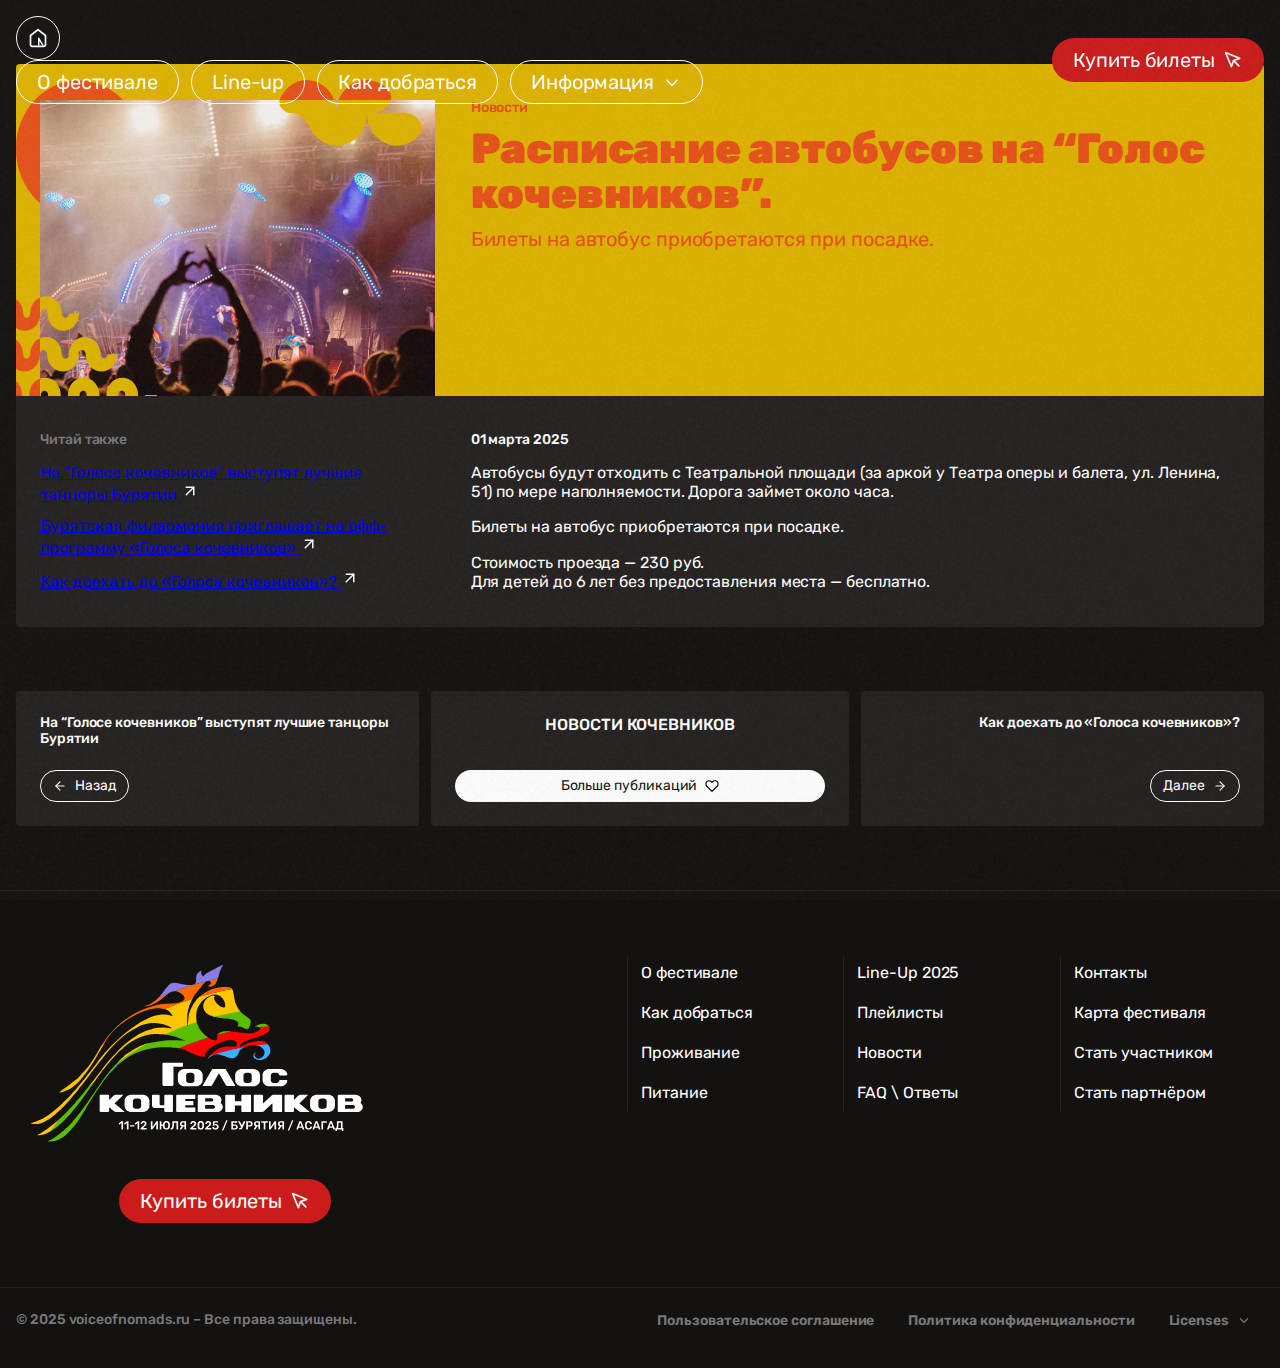
<file: single.html>
<!DOCTYPE html>
<html lang="ru">
<head>
	<meta charset="UTF-8">
	<meta name="viewport" content="width=device-width, initial-scale=1.0">
	<title>Диктофон – Голос кочевников</title>
	<link rel="icon" type="image/x-icon" href="favicon.svg">

	<link rel="stylesheet" href="assets/css/normalize.css">
	<link rel="stylesheet" href="assets/css/root.css">
	<link rel="stylesheet" href="assets/css/ui.css">
	<link rel="stylesheet" href="assets/css/icons.css">
	<link rel="stylesheet" href="assets/css/animations.css">
	<link rel="stylesheet" href="assets/css/wp-content.css">

	<link rel="stylesheet" href="assets/css/header.css">
	<link rel="stylesheet" href="assets/css/footer.css">

	<link rel="stylesheet" href="assets/css/sections/news.css">
	<link rel="stylesheet" href="assets/css/sections/blog.css">
	<link rel="stylesheet" href="assets/css/sections/single.css">
	
	<link rel="preconnect" href="https://fonts.googleapis.com">
	<link rel="preconnect" href="https://fonts.gstatic.com" crossorigin>
	<link href="https://fonts.googleapis.com/css2?family=Oi&family=Rubik:ital,wght@0,300..900;1,300..900&display=swap" rel="stylesheet">
</head>
<body>
	<header class="main-header">
		<div class="content-wrapper">
			<nav class="main-header__buttons-menu">
				<div href="#!" id="buttonToggleNav" class="button is-style-bordered is-size-l has-only-icon">
					<span class="icon" type="bars"></span>
					<span class="icon" type="x"></span>
				</div>
				<a id="buttonHome" href="index.html" class="button is-style-bordered is-size-l has-only-icon"><div class="icon" type="tent"></div></a>
				<ul>
					<li><a href="#!" class="button is-style-bordered is-size-l">О фестивале</a></li>
					<li><a href="line-up_page.html" class="button is-style-bordered is-size-l">Line-up</a></li>
					<li><a href="#!" class="button is-style-bordered is-size-l">Как добраться</a></li>
					<li>
						<a href="#!" class="button is-style-bordered is-size-l">
							Информация
							<span class="icon" type="chevron-down"></span>
						</a>
						<ul>
							<li><a href="#!" class="button is-size-s">Проживание</a></li>
							<li><a href="#!" class="button is-size-s">Питание</a></li>
							<li><a href="#!" class="button is-size-s">FAQ \ Ответы</a></li>
							<li><a href="#!" class="button is-size-s">Карта фестиваля</a></li>
							<li><a href="#!" class="button is-size-s">Контакты</a></li>
						</ul>
					</li>
				</ul>
			</nav>
			<a href="#!" class="button is-style-ticket is-size-l">
				Купить билеты
				<span class="icon" type="mouse-pointer"></span>
			</a>
		</div>
	</header>
	<section id="single" class="section">
		<div class="content-wrapper">
			<div class="single-block">
				<div class="news-card is-color-yellow is-style-waves">
					<div class="news-card__content">
						<ul class="news-card__category">
							<li class="font-content-s">Новости</li>
						</ul>
						<h3 class="news-card__heading font-heading-l">Расписание автобусов на “Голос кочевников”.</h3>
						<p class="news-card__description font-content-l">Билеты на автобус приобретаются при посадке.</p>
					</div>
					<div class="news-card__cover">
						<div class="news-card__cover__image-block">
							<img src="assets/images/examples/1.jpg" alt="" class="news-card__cover__image"/>
						</div>
					</div>
				</div>
				<div class="sidebar-wrapper">
					<div class="sidebar">
						<div class="sidebar__block">
							<span class="sidebar__block__heading font-content-s">Читай также</span>
							<div class="sidebar-block__links">
								<a href="#!" class="link-item">
									На “Голосе кочевников” выступят лучшие танцоры Бурятии
									<span class="icon" type="arrow-up-right"></span>
								</a>
								<a href="#!" class="link-item">
									Бурятская филармония приглашает на офф-программу «Голоса кочевников» 
									<span class="icon" type="arrow-up-right"></span>
								</a>
								<a href="#!" class="link-item">
									Как доехать до «Голоса кочевников»?
									<span class="icon" type="arrow-up-right"></span>
								</a>
							</div>
						</div>
					</div>
				</div>
				<div class="wp-content">
					<span class="font-content-s is-color-grey">01 марта 2025</span>
					<p>Автобусы будут отходить с Театральной площади (за аркой у Театра оперы и балета, ул. Ленина, 51) по мере наполняемости. Дорога займет около часа.</p>
					<p>Билеты на автобус приобретаются при посадке.</p>
					<p>Стоимость проезда — 230 руб. <br/>Для детей до 6 лет без предоставления места — бесплатно.</p>
				</div>
			</div>
			<div class="single-pagination">
				<a href="#!" class="single-pagination__item">
					<span class="font-content-s">На “Голосе кочевников” выступят лучшие танцоры Бурятии</span>
					<div class="button is-size-s is-style-bordered">
						<span class="icon" type="arrow-left"></span>
						Назад
					</div>
				</a>
				<div class="single-pagination__heading">
					<div class="single-pagination__heading__title"><span class="font-content-m is-color-grey">Новости кочевников</span></div>
					<a href="blog_page.html" class="button is-size-s is-big-width">
						Больше публикаций
						<span class="icon" type="heart"></span>
					</a>
				</div>
				<a href="#!" class="single-pagination__item">
					<span class="font-content-s">Как доехать до «Голоса кочевников»?</span>
					<div class="button is-size-s is-style-bordered">
						Далее
						<span class="icon" type="arrow-right"></span>
					</div>
				</a>
			</div>
		</div>
	</section>
	<footer class="main-footer">
		<div class="main-footer__content">
			<div class="content-wrapper">
				<div class="main-footer__about">
					<img src="assets/images/res/logo-colorful.svg" alt="Музыкальный фестиваль «Голос кочевников»" class="main-footer__about__logo">
					<a href="#!" class="button is-size-l is-style-ticket">
						Купить билеты
						<span class="icon" type="mouse-pointer"></span>
					</a>
				</div>
				<ul class="main-footer__menu">
					<li>
						<a href="#!" class="button is-style-transparented"></a>
						<ul>
							<li><a href="#!" class="button is-style-transparented">О фестивале</a></li>
							<li><a href="#!" class="button is-style-transparented">Как добраться</a></li>
							<li><a href="#!" class="button is-style-transparented">Проживание</a></li>
							<li><a href="#!" class="button is-style-transparented">Питание</a></li>
						</ul>
					</li>
					<li>
						<a href="#!" class="button is-style-transparented"></a>
						<ul>
							<li><a href="line-up_page.html" class="button is-style-transparented">Line-Up 2025</a></li>
							<li><a href="#!" class="button is-style-transparented">Плейлисты</a></li>
							<li><a href="#!" class="button is-style-transparented">Новости</a></li>
							<li><a href="#!" class="button is-style-transparented">FAQ \ Ответы</a></li>
						</ul>
					</li>
					<li>
						<a href="#!" class="button is-style-transparented"></a>
						<ul>
							<li><a href="#!" class="button is-style-transparented">Контакты</a></li>
							<li><a href="#!" class="button is-style-transparented">Карта фестиваля</a></li>
							<li><a href="#!" class="button is-style-transparented">Стать участником</a></li>
							<li><a href="#!" class="button is-style-transparented">Стать партнёром</a></li>
						</ul>
					</li>
				</ul>
			</div>
		</div>
		<div class="copyright">
			<div class="content-wrapper">
				<p class="copyright__sign font-content-s">© 2025 voiceofnomads.ru – Все права защищены.</p>
				<div class="copyright__button-list">
					<a href="#!" class="button is-style-transparented is-size-s">Пользовательское соглашение</a>
					<a href="#!" class="button is-style-transparented is-size-s">Политика конфиденциальности</a>
					<details class="licenses-details">
						<summary class="licenses-summary">
							<span class="button is-style-transparented is-size-s">
								Licenses
								<span class="icon" type="chevron-down"></span>
							</span>
						</summary>
						<ul class="licenses-list">
							<li class="license">
								<p class="license__attribution"><a href="https://www.freepik.com/free-vector/abstract-background-with-grainy-texture-black-white_385430023.htm#fromView=search&page=1&position=20&uuid=b2b99049-5778-4639-b728-1bcce756db4e&query=%40soepratman+noise">Image by soepratman on Freepik</a></p>
							</li>
							<li class="license">
								<p class="license__attribution"><a href="https://fonts.google.com/specimen/Oi/license?query=oi">Font “Oi”</a> – Designed by <a href="https://fonts.google.com/?query=Kostas Bartsokas">Kostas Bartsokas</a> – <a href="https://openfontlicense.org/open-font-license-official-text/">Licensed under SIL OFL 1.1</a></p>
							</li>
							<li class="license">
								<p class="license__attribution"><a href="https://fonts.google.com/specimen/Rubik/license">Font “Rubik”</a> – Designed by <a href="https://fonts.google.com/?query=Hubert and Fischer">Hubert and Fischer</a>, <a href="https://fonts.google.com/?query=Meir Sadan">Meir Sadan</a>,  <a href="https://fonts.google.com/?query=Cyreal">Cyreal</a>, <a href="https://fonts.google.com/?query=Daniel Grumer">Daniel Grumer</a>, <a href="https://fonts.google.com/?query=Omaima Dajani">Omaima Dajani</a> – <a href="https://openfontlicense.org/open-font-license-official-text/">Licensed under SIL OFL 1.1</a></p>
							</li>
							<li class="license">
								<p class="license__attribution"><a href="https://github.com/feathericons/feather">“Feather Icons”</a> – <a href="https://twitter.com/colebemis">Made by colebemis</a> – <a href="https://opensource.org/license/mit">Licensed under MIT</a></p>
							</li>
						</ul>
					</details>
				</div>
			</div>
		</div>
	</footer>
	<svg class="svg-res" xmlns="http://www.w3.org/2000/svg" xmlns:xlink="http://www.w3.org/1999/xlink" x="0px" y="0px" viewBox="0 0 311 312" style="enable-background:new 0 0 311 312;" xml:space="preserve">
		<clipPath id="artistBGCroppedRob" clipPathUnits="objectBoundingBox">
			<path class="artist-cover__figures" fill="#FFFFFF" d="M0.9186495176848875,0.03429487179487179l-0.1919614147909968,0.14423076923076922l0.06591639871382636,0.017628205128205128l-0.06398713826366559,0.1358974358974359l0.1919614147909968-0.14423076923076922l-0.06591639871382636-0.017628205128205128L0.9186495176848875,0.03429487179487179z M0.1639871382636656,0.16570512820512823h0.33762057877813506v0.6730769230769231H0.1639871382636656V0.16570512820512823z"/>
		</clipPath>
		<clipPath id="artistCPCroppedRob" clipPathUnits="objectBoundingBox">
			<path class="artist-cover__clip-path" fill="#D9D9D9" d="M0,0.392 C0,0.383,0.003,0.376,0.009,0.37 L0.384,0.008 C0.389,0.003,0.397,0,0.405,0 H0.605 C0.614,0,0.621,0.003,0.627,0.009 L0.992,0.387 C0.997,0.392,1,0.4,1,0.408 V0.602 C1,0.611,0.997,0.618,0.991,0.624 L0.611,0.992 C0.605,0.997,0.597,1,0.589,1 H0.395 C0.386,1,0.379,0.997,0.373,0.991 L0.008,0.613 C0.003,0.608,0,0.6,0,0.592 V0.392"/>
		</clipPath>

		<clipPath id="artistBGRounded" clipPathUnits="objectBoundingBox">
			<path d="M0.2508038585209003,0.6657051282051282c0.06752411575562701,0,0.12218649517684887,0.05448717948717949,0.12218649517684887,0.12179487179487179s-0.05466237942122187,0.12179487179487179-0.12218649517684887,0.12179487179487179s-0.12218649517684887-0.05448717948717949-0.12218649517684887-0.12179487179487179S0.1832797427652733,0.6657051282051282,0.2508038585209003,0.6657051282051282z M0.7861736334405145,0.0983974358974359
			c0.11800643086816721,0,0.21382636655948553,0.09551282051282052,0.21382636655948553,0.21314102564102563s-0.09581993569131833,0.21314102564102563-0.21382636655948553,0.21314102564102563S0.572347266881029,0.42948717948717946,0.572347266881029,0.31153846153846154S0.6681672025723473,0.0983974358974359,0.7861736334405145,0.0983974358974359z M0.2491961414790997,0.13685897435897437c0.11800643086816721,0,0.21382636655948553,0.09551282051282052,0.21382636655948553,0.21314102564102563
			s-0.09581993569131833,0.21314102564102563-0.21382636655948553,0.21314102564102563S0.03536977491961415,0.46794871794871795,0.03536977491961415,0.35000000000000003S0.13118971061093246,0.13685897435897437,0.2491961414790997,0.13685897435897437z"/>
		</clipPath>
		<clipPath id="artistCPRounded" clipPathUnits="objectBoundingBox">
			<path d="M0.5,0 C0.776,0,1,0.224,1,0.5 S0.776,1,0.5,1 S0,0.776,0,0.5 S0.224,0,0.5,0"/>
		</clipPath>

		<clipPath id="artistBGArch" clipPathUnits="objectBoundingBox">
			<path d="M0.7485530546623794,0.11185897435897435c-0.0022508038585209-0.0028846153846153848,0.001607717041800643-0.006730769230769231,0.0045016077170418-0.004487179487179487l0.05562700964630225,0.03974358974358975c0.0009646302250803858,0.000641025641025641,0.002572347266881029,0.000641025641025641,0.0038585209003215433,0L0.8681672025723473,0.10737179487179487c0.002893890675241158-0.0022435897435897434,0.0067524115755627015,0.0016025641025641025,0.0045016077170418,0.004487179487179487
			l-0.03987138263665595,0.05544871794871795c-0.0009646302250803858,0.0009615384615384615-0.0009646302250803858,0.002564102564102564,0,0.003846153846153846l0.03987138263665595,0.05544871794871795c0.0022508038585209,0.0028846153846153848-0.001607717041800643,0.006730769230769231-0.0045016077170418,0.004487179487179487l-0.05562700964630225-0.03974358974358975c-0.0009646302250803858-0.000641025641025641-0.002572347266881029-0.000641025641025641-0.0038585209003215433,0l-0.05562700964630225,0.03974358974358975
			c-0.002893890675241158,0.0022435897435897434-0.0067524115755627015-0.0016025641025641025-0.0045016077170418-0.004487179487179487l0.03987138263665595-0.05544871794871795c0.0009646302250803858-0.0009615384615384615,0.0009646302250803858-0.002564102564102564,0-0.003846153846153846L0.7485530546623794,0.11185897435897435z M0.2012861736334405,0.8580128205128205c0.0022508038585209,0.008333333333333333-0.008038585209003215,0.014102564102564105-0.01382636655948553,0.008012820512820512L0.1157556270096463,0.7945512820512821
			c-0.0022508038585209-0.0022435897435897434-0.005144694533762058-0.0028846153846153848-0.008038585209003215-0.0022435897435897434l-0.09774919614147909,0.02596153846153846c-0.008360128617363344,0.0022435897435897434-0.01414790996784566-0.008012820512820512-0.008038585209003215-0.013782051282051282l0.07170418006430869-0.07147435897435897c0.0022508038585209-0.0022435897435897434,0.002893890675241158-0.005128205128205128,0.0022508038585209-0.008012820512820512l-0.026045016077170417-0.09743589743589744
			c-0.0022508038585209-0.008333333333333333,0.008038585209003215-0.014102564102564105,0.01382636655948553-0.008012820512820512L0.13504823151125403,0.6907051282051282c0.0022508038585209,0.0022435897435897434,0.005144694533762058,0.0028846153846153848,0.008038585209003215,0.0022435897435897434l0.09774919614147909-0.02596153846153846c0.008360128617363344-0.0022435897435897434,0.01414790996784566,0.008012820512820512,0.008038585209003215,0.013782051282051282l-0.07170418006430869,0.07147435897435897
			c-0.0022508038585209,0.0022435897435897434-0.002893890675241158,0.005128205128205128-0.0022508038585209,0.008012820512820512L0.2012861736334405,0.8580128205128205z M0.19292604501607716,0.02980769230769231l0.010932475884244373,0.15512820512820513c0.0003215434083601286,0.0054487179487179484,0.00707395498392283,0.008012820512820512,0.010932475884244373,0.004166666666666667l0.10836012861736335-0.11217948717948718L0.2311897106109325,0.20288461538461539c-0.003215434083601286,0.004487179487179487,0.0003215434083601286,0.010576923076923076,0.005787781350482316,0.010256410256410256
			l0.1553054662379421-0.016346153846153844L0.24083601286173636,0.23429487179487177c-0.005466237942122186,0.001282051282051282-0.0067524115755627015,0.008333333333333333-0.0019292604501607716,0.011538461538461539l0.12958199356913183,0.08685897435897437L0.2279742765273312,0.2644230769230769c-0.005144694533762058-0.002564102564102564-0.010610932475884243,0.0022435897435897434-0.0090032154340836,0.007371794871794872l0.043086816720257236,0.14967948717948718L0.1987138263665595,0.2794871794871795
			c-0.0022508038585209-0.005128205128205128-0.00964630225080386-0.005128205128205128-0.011897106109324759,0l-0.06334405144694534,0.1423076923076923l0.043086816720257236-0.14967948717948718c0.001607717041800643-0.0054487179487179484-0.0038585209003215433-0.009935897435897437-0.0090032154340836-0.007371794871794872L0.017363344051446947,0.3326923076923077l0.12958199356913183-0.08685897435897437c0.0045016077170418-0.003205128205128205,0.003215434083601286-0.010256410256410256-0.0019292604501607716-0.011538461538461539L-0.006430868167202572,0.1967948717948718l0.1553054662379421,0.016346153846153844
			c0.005466237942122186,0.000641025641025641,0.0090032154340836-0.0057692307692307696,0.005787781350482316-0.010256410256410256L0.06270096463022508,0.07724358974358975l0.10836012861736335,0.11217948717948718c0.0038585209003215433,0.003846153846153846,0.010610932475884243,0.0016025641025641025,0.010932475884244373-0.004166666666666667L0.19292604501607716,0.02980769230769231z"/>
		</clipPath>
		<clipPath id="artistCPArch" clipPathUnits="objectBoundingBox">
			<path d="M0,0.5 C0,0.224,0.224,0,0.5,0 C0.776,0,1,0.224,1,0.5 V1 H0 V0.5"/>
		</clipPath>

		<clipPath id="artistBGFourRounded" clipPathUnits="objectBoundingBox">
			<path d="M0.5016077170418006,0.10544871794871795l0.09003215434083602,0.07307692307692308h-0.18006430868167203L0.5,0.10578778135048231z M0.5,0.0697749196141479l0.08397435897435897,0.07331189710610933h-0.16794871794871793L0.5016077170418006,0.06955128205128205z M0.5016077170418006,0.03685897435897436l0.08006430868167203,0.07307692307692308h-0.16012861736334405L0.5,0.03697749196141479z
			M0.5,0.0022508038585209l0.07403846153846154,0.07331189710610933h-0.14807692307692308L0.5016077170418006,0.0022435897435897434z M0.21864951768488747,0.10544871794871795l0.09003215434083602,0.07307692307692308H0.12861736334405144L0.21794871794871795,0.10578778135048231z M0.21794871794871795,0.0697749196141479l0.08397435897435897,0.07331189710610933H0.13397435897435897L0.21864951768488747,0.06955128205128205z M0.21864951768488747,0.03685897435897436l0.08006430868167203,0.07307692307692308H0.13858520900321544
		 L0.21794871794871795,0.03697749196141479z M0.21794871794871795,0.0022508038585209l0.07403846153846154,0.07331189710610933H0.1439102564102564L0.21864951768488747,0.0022435897435897434z M0.7845659163987139,0.10544871794871795l0.09003215434083602,0.07307692307692308h-0.18006430868167203L0.782051282051282,0.10578778135048231z M0.782051282051282,0.0697749196141479l0.08397435897435897,0.07331189710610933h-0.16794871794871793L0.7845659163987139,0.06955128205128205z M0.7845659163987139,0.03685897435897436
		 l0.08006430868167203,0.07307692307692308h-0.16012861736334405L0.782051282051282,0.03697749196141479z M0.782051282051282,0.0022508038585209l0.07403846153846154,0.07331189710610933h-0.14807692307692308L0.7845659163987139,0.0022435897435897434z M0.7813504823151125,0.7487179487179487l0.21864951768488747,0.1766025641025641H0.5627009646302251L0.7788461538461539,0.7511254019292605z M0.7788461538461539,0.6643086816720257l0.20416666666666666,0.17717041800643088H0.5746794871794872
		 L0.7813504823151125,0.6621794871794872z M0.7813504823151125,0.5823717948717948l0.19421221864951768,0.1766025641025641H0.5871382636655949L0.7788461538461539,0.5842443729903537z M0.7788461538461539,0.5006430868167202l0.1798076923076923,0.17717041800643088H0.5990384615384615L0.7813504823151125,0.4990384615384615z M0.21864951768488747,0.7487179487179487l0.21864951768488747,0.1766025641025641H0L0.21794871794871795,0.7511254019292605z M0.21794871794871795,0.6643086816720257
		 l0.20416666666666666,0.17717041800643088H0.013782051282051282L0.21864951768488747,0.6621794871794872z M0.21864951768488747,0.5823717948717948l0.19421221864951768,0.1766025641025641H0.024437299035369772L0.21794871794871795,0.5842443729903537z M0.21794871794871795,0.5006430868167202l0.1798076923076923,0.17717041800643088H0.038141025641025644L0.21864951768488747,0.4990384615384615z"/>
		</clipPath>
		<clipPath id="artistCPFourRounded" clipPathUnits="objectBoundingBox">
			<path d="M0.54,0.731 C0.54,0.879,0.419,1,0.27,1 C0.121,1,0,0.88,0,0.731 S0.121,0.462,0.27,0.462 C0.419,0.462,0.54,0.583,0.54,0.731 M1,0.731 C1,0.879,0.879,1,0.73,1 C0.581,1,0.46,0.88,0.46,0.731 S0.581,0.462,0.73,0.462 C0.879,0.462,1,0.583,1,0.731 M1,0.269 C1,0.417,0.879,0.538,0.73,0.538 C0.581,0.538,0.46,0.417,0.46,0.269 C0.46,0.121,0.581,0,0.73,0 C0.879,0,1,0.121,1,0.269 M0.54,0.269 C0.54,0.417,0.419,0.538,0.27,0.538 C0.121,0.538,0,0.417,0,0.269 C0,0.121,0.121,0,0.27,0 C0.419,0,0.54,0.121,0.54,0.269"/>
		</clipPath>

		<clipPath id="artistBGPolygon" clipPathUnits="objectBoundingBox">
			<path d="M0.7655948553054662,0.19262820512820514l-0.14212218649517686,0.14166666666666666L0.5755627009646302,0.28685897435897434l0.1909967845659164-0.19038461538461537L0.8141479099678456,0.14423076923076922l0.14212218649517686-0.14166666666666666l0.047588424437299034,0.04743589743589744L0.8131832797427653,0.2403846153846154L0.7655948553054662,0.19262820512820514z M0.6440514469453377,0.19230769230769232
			c0.002893890675241158,0,0.004180064308681672-0.003525641025641026,0.0022508038585209-0.0054487179487179484L0.462379421221865,0.003205128205128205c-0.0012861736334405145-0.001282051282051282-0.003215434083601286-0.001282051282051282-0.0045016077170418,0l-0.09581993569131833,0.09551282051282052c-0.0012861736334405145,0.001282051282051282-0.003215434083601286,0.001282051282051282-0.0045016077170418,0l-0.02347266881028939-0.023076923076923078c-0.0012861736334405145-0.001282051282051282-0.003215434083601286-0.001282051282051282-0.0045016077170418,0L0.21639871382636655,0.18685897435897436
			C0.2144694533762058,0.18878205128205128,0.2157556270096463,0.19230769230769232,0.21864951768488747,0.19230769230769232l0.2337620578778135,0c0,0,0,0,0,0s0,0,0,0H0.6440514469453377z"/>
		</clipPath>
		<clipPath id="artistCPPolygon" clipPathUnits="objectBoundingBox">
			<path d="M0.634,0 L1,0.366 L0.866,0.866 L0.366,1 L0,0.634 L0.134,0.134 L0.634,0"/>
		</clipPath>


		<clipPath id="newsBeforeThunder" clipPathUnits="objectBoundingBox">
			<path d="M0.12365853658536587,0.006422018348623854L-0.05121951219512195,0.2862385321100917h0.08073170731707317l-0.03914373088685016,0.174390243902439L0.21712538226299694,0.1795121951219512H0.11590214067278287L0.12365853658536587,0.006422018348623854z M0.9797560975609756,0.6700305810397553L0.8048780487804879,0.9498470948012233h0.08073170731707317l-0.03914373088685016,0.174390243902439l0.21926605504587157-0.22317073170731708
			h-0.10122324159021408L0.9797560975609756,0.6700305810397553z M0.7146341463414634,0.18990825688073396l0.11341463414634147-0.18837920489296636l0.13902439024390245,0.13149847094801223L0.8536585365853658,0.3214067278287462L0.7146341463414634,0.18990825688073396z M-0.10048780487804879,0.9131498470948013L0.15048780487804878,0.4969418960244648l0.3070731707317073,0.2908256880733945L0.20682926829268292,1.2039755351681958L-0.10048780487804879,0.9131498470948013z"/>
		</clipPath>
		<clipPath id="newsAfterThunder" clipPathUnits="objectBoundingBox">
			<path d="M0.12365853658536587,0.006422018348623854L-0.05121951219512195,0.2862385321100917h0.08073170731707317l-0.03914373088685016,0.174390243902439L0.21712538226299694,0.1795121951219512H0.11590214067278287L0.12365853658536587,0.006422018348623854z M0.9797560975609756,0.6700305810397553L0.8048780487804879,0.9498470948012233h0.08073170731707317l-0.03914373088685016,0.174390243902439l0.21926605504587157-0.22317073170731708"/>
		</clipPath>

		<clipPath id="newsBeforeMountains" clipPathUnits="objectBoundingBox">
			<path d="M0.14414634146341465,0.21834862385321102l-0.1078048780487805,0.13516819571865443L0,0.30825688073394497l0.1448780487804878-0.18165137614678897l0.03609756097560976,0.04525993883792049L0.2890243902439024,0.03669724770642202l0.03609756097560976,0.04525993883792049L0.1802439024390244,0.26360856269113153L0.14414634146341465,0.21834862385321102z M0.6324390243902439,0.1345565749235474
			c-0.0021951219512195124,0-0.0031707317073170734-0.0033639143730886853-0.0017073170731707317-0.005198776758409786l0.10170731707317074-0.12752293577981652c0.0009756097560975611-0.0012232415902140674,0.0024390243902439024-0.0012232415902140674,0.0034146341463414634,0l0.05292682926829268,0.06636085626911314c0.0009756097560975611,0.0012232415902140674,0.0024390243902439024,0.0012232415902140674,0.0034146341463414634,0l0.012195121951219513-0.01529051987767584c0.0009756097560975611-0.0012232415902140674,0.0024390243902439024-0.0012232415902140674,0.0034146341463414634,0l0.06195121951219512,0.0764525993883792
			c0.0014634146341463415,0.0018348623853211008,0.00048780487804878054,0.005198776758409786-0.0017073170731707317,0.005198776758409786h-0.12975609756097561c0,0,0,0,0,0l0,0l0,0H0.7929663608562691z"/>
		</clipPath>
		<clipPath id="newsAfterMountains" clipPathUnits="objectBoundingBox">
			<path d="M1.160731707317073,0.9966360856269112c0.0021951219512195124,0,0.0031707317073170734-0.0033639143730886853,0.0017073170731707317-0.005198776758409786l-0.22170731707317073-0.27798165137614683c-0.0009756097560975611-0.0012232415902140674-0.0024390243902439024-0.0012232415902140674-0.0034146341463414634,0l-0.11585365853658537,0.1452599388379205c-0.0009756097560975611,0.0012232415902140674-0.0024390243902439024,0.0012232415902140674-0.0034146341463414634,0l-0.02975609756097561-0.03669724770642202
			c-0.0009756097560975611-0.0012232415902140674-0.0024390243902439024-0.0012232415902140674-0.0034146341463414634,0l-0.13756097560975608,0.16972477064220184c-0.0014634146341463415,0.0018348623853211008-0.00048780487804878054,0.005198776758409786,0.0017073170731707317,0.005198776758409786h0.2809756097560976l0,0l0,0l0,0H1.4553516819571866z M0.14414634146341465,0.21834862385321102l-0.1078048780487805,0.13516819571865443L0,0.30825688073394497l0.1448780487804878-0.18165137614678897
			l0.03609756097560976,0.04525993883792049L0.2890243902439024,0.03669724770642202l0.03609756097560976,0.04525993883792049L0.1802439024390244,0.26360856269113153L0.14414634146341465,0.21834862385321102z"/>
		</clipPath>

		<clipPath id="newsBeforeStars" clipPathUnits="objectBoundingBox">
			<path d="M0.8331707317073171,0.03363914373088685c-0.0009756097560975611-0.0033639143730886853,0.0024390243902439024-0.005810397553516819,0.004146341463414634-0.0030581039755351682L0.8902439024390244,0.11131498470948012c0.0007317073170731707,0.0009174311926605504,0.0017073170731707317,0.0015290519877675841,0.002682926829268293,0.0009174311926605504l0.07780487804878049-0.03669724770642202c0.002682926829268293-0.0012232415902140674,0.004634146341463414,0.0030581039755351682,0.0024390243902439024,0.005198776758409786L0.9087804878048781,0.14678899082568808
			c-0.0007317073170731707,0.0009174311926605504-0.0012195121951219512,0.0021406727828746177-0.0007317073170731707,0.0033639143730886853l0.02926829268292683,0.09755351681957186c0.0009756097560975611,0.0033639143730886853-0.0024390243902439024,0.005810397553516819-0.004146341463414634,0.0030581039755351682L0.8804878048780488,0.17003058103975535c-0.0007317073170731707-0.0009174311926605504-0.0017073170731707317-0.0015290519877675841-0.002682926829268293-0.0009174311926605504l-0.07780487804878049,0.03669724770642202c-0.002682926829268293,0.0012232415902140674-0.004634146341463414-0.0030581039755351682-0.0024390243902439024-0.005198776758409786L0.8619512195121951,0.1345565749235474
			c0.0007317073170731707-0.0009174311926605504,0.0012195121951219512-0.0021406727828746177,0.0007317073170731707-0.0033639143730886853L0.8331707317073171,0.03363914373088685z M0.5017073170731707,0.2324159021406728c0.009999999999999998,0,0.013414634146341463,0.01651376146788991,0.004878048780487805,0.022935779816513763l-0.16585365853658537,0.1201834862385321c-0.002926829268292683,0.0021406727828746177-0.004878048780487805,0.0061162079510703364-0.004878048780487805,0.010703363914373088l-0.00024390243902439027,0.2400611620795107c0,0.01253822629969419-0.013170731707317074,0.016819571865443424-0.018292682926829267,0.0061162079510703364
			l-0.09585365853658535-0.20795107033639143c-0.0017073170731707317-0.0036697247706422016-0.004878048780487805-0.0061162079510703364-0.00853658536585366-0.0061162079510703364l-0.19146341463414634-0.00030581039755351685c-0.009999999999999998,0-0.013414634146341463-0.01651376146788991-0.004878048780487805-0.022935779816513763l0.16585365853658537-0.1201834862385321c0.002926829268292683-0.0021406727828746177,0.004878048780487805-0.0061162079510703364,0.004878048780487805-0.010703363914373088L0.1878048780487805,0.02415902140672783c0-0.01253822629969419,0.013170731707317074-0.016819571865443424,0.018292682926829267-0.0061162079510703364l0.09585365853658535,0.20795107033639143
			c0.0017073170731707317,0.0036697247706422016,0.004878048780487805,0.0061162079510703364,0.00853658536585366,0.0061162079510703364L0.5017073170731707,0.2324159021406728z M0.08170731707317073,0.6146788990825688l0.012195121951219513,0.2214067278287462c0.00024390243902439027,0.005198776758409786,0.005365853658536586,0.00764525993883792,0.008292682926829269,0.003975535168195719l0.12292682926829268-0.1596330275229358l-0.10414634146341464,0.1795107033639144c-0.0024390243902439024,0.004281345565749235,0.00024390243902439027,0.010091743119266054,0.004390243902439025,0.00978593272171254l0.17609756097560977-0.023241590214067277
			l-0.17170731707317075,0.053516819571865444c-0.004146341463414634,0.0012232415902140674-0.005121951219512195,0.007951070336391438-0.0014634146341463415,0.011009174311926606l0.14682926829268295,0.12385321100917432l-0.15902439024390244-0.09755351681957186c-0.0039024390243902443-0.002446483180428135-0.008048780487804878,0.0021406727828746177-0.006829268292682927,0.007033639143730886l0.04902439024390244,0.21314984709480123l-0.07195121951219512-0.20275229357798163c-0.0017073170731707317-0.00489296636085627-0.007317073170731708-0.00489296636085627-0.00902439024390244,0
			L0.005365853658536586,1.157492354740061l0.04902439024390244-0.21314984709480123c0.0012195121951219512-0.005198776758409786-0.002926829268292683-0.009480122324159021-0.006829268292682927-0.007033639143730886l-0.15902439024390244,0.09755351681957186l0.14682926829268295-0.12385321100917432c0.0034146341463414634-0.0030581039755351682,0.0024390243902439024-0.00978593272171254-0.0014634146341463415-0.011009174311926606l-0.17170731707317075-0.053516819571865444l0.17609756097560977,0.023241590214067277
			c0.004146341463414634,0.0006116207951070337,0.006829268292682927-0.005504587155963303,0.004390243902439025-0.00978593272171254l-0.10414634146341464-0.1795107033639144l0.12292682926829268,0.1596330275229358c0.002926829268292683,0.0036697247706422016,0.008048780487804878,0.0015290519877675841,0.008292682926829269-0.003975535168195719L0.08170731707317073,0.6146788990825688z"/>
		</clipPath>
		<clipPath id="newsAfterStars" clipPathUnits="objectBoundingBox">
			<path d="M0.8331707317073171,0.03374233128834356c-0.0009756097560975611-0.0033742331288343563,0.0024390243902439024-0.005828220858895705,0.004146341463414634-0.003067484662576687L0.8902439024390244,0.1116564417177914c0.0007317073170731707,0.0009202453987730061,0.0017073170731707317,0.0015337423312883436,0.002682926829268293,0.0009202453987730061l0.07780487804878049-0.03680981595092025c0.002682926829268293-0.001226993865030675,0.004634146341463414,0.003067484662576687,0.0024390243902439024,0.005214723926380368L0.9087804878048781,0.147239263803681
			c-0.0007317073170731707,0.0009202453987730061-0.0012195121951219512,0.0021472392638036807-0.0007317073170731707,0.0033742331288343563l0.02926829268292683,0.09785276073619631c0.0009756097560975611,0.0033742331288343563-0.0024390243902439024,0.005828220858895705-0.004146341463414634,0.003067484662576687L0.8804878048780488,0.17055214723926382c-0.0007317073170731707-0.0009202453987730061-0.0017073170731707317-0.0015337423312883436-0.002682926829268293-0.0009202453987730061l-0.07780487804878049,0.03680981595092025c-0.002682926829268293,0.001226993865030675-0.004634146341463414-0.003067484662576687-0.0024390243902439024-0.005214723926380368L0.8619512195121951,0.13496932515337423
			c0.0007317073170731707-0.0009202453987730061,0.0012195121951219512-0.0021472392638036807,0.0007317073170731707-0.0033742331288343563L0.8331707317073171,0.03374233128834356z M0.08170731707317073,0.6165644171779141l0.012195121951219513,0.22208588957055217c0.00024390243902439027,0.005214723926380368,0.005365853658536586,0.007668711656441718,0.008292682926829269,0.003987730061349694l0.12292682926829268-0.1601226993865031l-0.10414634146341464,0.18006134969325155c-0.0024390243902439024,0.0042944785276073615,0.00024390243902439027,0.010122699386503066,0.004390243902439025,0.0098159509202454
			l0.17609756097560977-0.02331288343558282l-0.17170731707317075,0.05368098159509203c-0.004146341463414634,0.001226993865030675-0.005121951219512195,0.007975460122699387-0.0014634146341463415,0.011042944785276074l0.14682926829268295,0.12423312883435583l-0.15902439024390244-0.09785276073619631c-0.0039024390243902443-0.00245398773006135-0.008048780487804878,0.0021472392638036807-0.006829268292682927,0.0070552147239263795l0.04902439024390244,0.2138036809815951l-0.07195121951219512-0.20337423312883435
			c-0.0017073170731707317-0.0049079754601227-0.007317073170731708-0.0049079754601227-0.00902439024390244,0L0.005365853658536586,1.1610429447852761l0.04902439024390244-0.2138036809815951c0.0012195121951219512-0.005214723926380368-0.002926829268292683-0.00950920245398773-0.006829268292682927-0.0070552147239263795l-0.15902439024390244,0.09785276073619631l0.14682926829268295-0.12423312883435583c0.0034146341463414634-0.003067484662576687,0.0024390243902439024-0.0098159509202454-0.0014634146341463415-0.011042944785276074l-0.17170731707317075-0.05368098159509203l0.17609756097560977,0.02331288343558282
			c0.004146341463414634,0.0006134969325153375,0.006829268292682927-0.005521472392638037,0.004390243902439025-0.0098159509202454l-0.10414634146341464-0.18006134969325155l0.12292682926829268,0.1601226993865031c0.002926829268292683,0.0036809815950920245,0.008048780487804878,0.0015337423312883436,0.008292682926829269-0.003987730061349694L0.08170731707317073,0.6165644171779141z"/>
		</clipPath>

		<clipPath id="newsBeforeWaves" clipPathUnits="objectBoundingBox">
			<path d="M0.53,0.079 c-0.004,0.007,-0.007,0.014,-0.01,0.022 c-0.008,0.024,0.006,0.047,0.022,0.047 l0,0 c0.016,0,0.029,0.023,0.037,0.047 c0.003,0.008,0.006,0.016,0.01,0.022 c0.011,0.018,0.026,0.029,0.042,0.029 s0.03,-0.01,0.042,-0.029 c0.011,-0.018,0.017,-0.043,0.017,-0.069 c0,0.026,0.006,0.051,0.017,0.069 c0.011,0.018,0.026,0.029,0.042,0.029 s0.03,-0.01,0.042,-0.029 l0,0 c0.018,-0.03,-0.003,-0.07,-0.029,-0.07 h-0.013 H0.689 h0.013 c0.026,0,0.047,-0.039,0.029,-0.07 l0,0 c-0.011,-0.018,-0.026,-0.029,-0.042,-0.029 s-0.03,0.01,-0.042,0.029 c-0.011,0.018,-0.017,0.043,-0.017,0.07 c0,-0.026,-0.006,-0.051,-0.017,-0.07 c-0.011,-0.018,-0.026,-0.029,-0.042,-0.029 S0.541,0.06,0.53,0.079 M-0.041,0.961 c-0.006,0.01,-0.009,0.023,-0.009,0.037 h0.023 c0,-0.003,0.001,-0.007,0.002,-0.009 c0.001,-0.002,0.003,-0.004,0.005,-0.004 s0.004,0.001,0.005,0.004 c0.001,0.002,0.002,0.006,0.002,0.009 c0,0.014,0.003,0.027,0.009,0.037 c0.006,0.01,0.014,0.015,0.022,0.015 s0.016,-0.005,0.022,-0.015 c0.006,-0.01,0.009,-0.023,0.009,-0.037 c0,-0.003,0.001,-0.007,0.002,-0.009 c0.001,-0.002,0.003,-0.004,0.005,-0.004 c0.002,0,0.004,0.001,0.005,0.004 c0.001,0.002,0.002,0.006,0.002,0.009 c0,0.014,0.003,0.027,0.009,0.037 c0.006,0.01,0.014,0.015,0.022,0.015 c0.008,0,0.016,-0.005,0.022,-0.015 c0.006,-0.01,0.009,-0.023,0.009,-0.037 c0,-0.003,0.001,-0.007,0.002,-0.009 c0.001,-0.002,0.003,-0.004,0.005,-0.004 c0.002,0,0.004,0.001,0.005,0.004 c0.001,0.002,0.002,0.006,0.002,0.009 c0,0.014,0.003,0.027,0.009,0.037 c0.006,0.01,0.014,0.015,0.022,0.015 s0.016,-0.005,0.022,-0.015 c0.006,-0.01,0.009,-0.023,0.009,-0.037 c0,-0.003,0.001,-0.007,0.002,-0.009 c0.001,-0.002,0.003,-0.004,0.005,-0.004 c0.002,0,0.004,0.001,0.005,0.004 c0.001,0.002,0.002,0.006,0.002,0.009 c0,0.014,0.003,0.027,0.009,0.037 c0.006,0.01,0.014,0.015,0.022,0.015 c0.008,0,0.016,-0.005,0.022,-0.015 c0.006,-0.01,0.009,-0.023,0.009,-0.037 h-0.023 c0,0.003,-0.001,0.007,-0.002,0.009 c-0.001,0.002,-0.003,0.004,-0.005,0.004 s-0.004,-0.001,-0.005,-0.004 c-0.001,-0.002,-0.002,-0.006,-0.002,-0.009 c0,-0.014,-0.003,-0.027,-0.009,-0.037 c-0.006,-0.01,-0.014,-0.015,-0.022,-0.015 c-0.008,0,-0.016,0.005,-0.022,0.015 c-0.006,0.01,-0.009,0.023,-0.009,0.037 c0,0.003,-0.001,0.007,-0.002,0.009 c-0.001,0.002,-0.003,0.004,-0.005,0.004 c-0.002,0,-0.004,-0.001,-0.005,-0.004 c-0.001,-0.002,-0.002,-0.006,-0.002,-0.009 c0,-0.014,-0.003,-0.027,-0.009,-0.037 c-0.006,-0.01,-0.014,-0.015,-0.022,-0.015 c-0.008,0,-0.016,0.005,-0.022,0.015 c-0.006,0.01,-0.009,0.023,-0.009,0.037 c0,0.003,-0.001,0.007,-0.002,0.009 c-0.001,0.002,-0.003,0.004,-0.005,0.004 c-0.002,0,-0.004,-0.001,-0.005,-0.004 c-0.001,-0.002,-0.002,-0.006,-0.002,-0.009 c0,-0.014,-0.003,-0.027,-0.009,-0.037 c-0.006,-0.01,-0.014,-0.015,-0.022,-0.015 c-0.008,0,-0.016,0.005,-0.022,0.015 c-0.006,0.01,-0.009,0.023,-0.009,0.037 c0,0.003,-0.001,0.007,-0.002,0.009 c-0.001,0.002,-0.003,0.004,-0.005,0.004 c-0.002,0,-0.004,-0.001,-0.005,-0.004 c-0.001,-0.002,-0.002,-0.006,-0.002,-0.009 c0,-0.014,-0.003,-0.027,-0.009,-0.037 c-0.006,-0.01,-0.014,-0.015,-0.022,-0.015 C-0.027,0.946,-0.035,0.951,-0.041,0.961 M-0.119,0.838 c-0.006,0.01,-0.009,0.023,-0.009,0.037 h0.023 c0,-0.003,0.001,-0.007,0.002,-0.009 c0.001,-0.002,0.003,-0.004,0.005,-0.004 c0.002,0,0.004,0.001,0.005,0.004 c0.001,0.002,0.002,0.006,0.002,0.009 c0,0.014,0.003,0.027,0.009,0.037 c0.006,0.01,0.014,0.015,0.022,0.015 s0.016,-0.005,0.022,-0.015 c0.006,-0.01,0.009,-0.023,0.009,-0.037 c0,-0.003,0.001,-0.007,0.002,-0.009 c0.001,-0.002,0.003,-0.004,0.005,-0.004 c0.002,0,0.004,0.001,0.005,0.004 c0.001,0.002,0.002,0.006,0.002,0.009 c0,0.014,0.003,0.027,0.009,0.037 c0.006,0.01,0.014,0.015,0.022,0.015 c0.008,0,0.016,-0.005,0.022,-0.015 c0.006,-0.01,0.009,-0.023,0.009,-0.037 c0,-0.003,0.001,-0.007,0.002,-0.009 c0.001,-0.002,0.003,-0.004,0.005,-0.004 c0.002,0,0.004,0.001,0.005,0.004 c0.001,0.002,0.002,0.006,0.002,0.009 c0,0.014,0.003,0.027,0.009,0.037 c0.006,0.01,0.014,0.015,0.022,0.015 s0.016,-0.005,0.022,-0.015 c0.006,-0.01,0.009,-0.023,0.009,-0.037 c0,-0.003,0.001,-0.007,0.002,-0.009 c0.001,-0.002,0.003,-0.004,0.005,-0.004 c0.002,0,0.004,0.001,0.005,0.004 c0.001,0.002,0.002,0.006,0.002,0.009 c0,0.014,0.003,0.027,0.009,0.037 c0.006,0.01,0.014,0.015,0.022,0.015 c0.008,0,0.016,-0.005,0.022,-0.015 c0.006,-0.01,0.009,-0.023,0.009,-0.037 H0.18 c0,0.003,-0.001,0.007,-0.002,0.009 c-0.001,0.002,-0.003,0.004,-0.005,0.004 c-0.002,0,-0.004,-0.001,-0.005,-0.004 c-0.001,-0.002,-0.002,-0.006,-0.002,-0.009 c0,-0.014,-0.003,-0.027,-0.009,-0.037 c-0.006,-0.01,-0.014,-0.015,-0.022,-0.015 s-0.016,0.005,-0.022,0.015 c-0.006,0.01,-0.009,0.023,-0.009,0.037 c0,0.003,-0.001,0.007,-0.002,0.009 c-0.001,0.002,-0.003,0.004,-0.005,0.004 c-0.002,0,-0.004,-0.001,-0.005,-0.004 c-0.001,-0.002,-0.002,-0.006,-0.002,-0.009 c0,-0.014,-0.003,-0.027,-0.009,-0.037 c-0.006,-0.01,-0.014,-0.015,-0.022,-0.015 c-0.008,0,-0.016,0.005,-0.022,0.015 c-0.006,0.01,-0.009,0.023,-0.009,0.037 c0,0.003,-0.001,0.007,-0.002,0.009 c-0.001,0.002,-0.003,0.004,-0.005,0.004 c-0.002,0,-0.004,-0.001,-0.005,-0.004 c-0.001,-0.002,-0.002,-0.006,-0.002,-0.009 c0,-0.014,-0.003,-0.027,-0.009,-0.037 c-0.006,-0.01,-0.014,-0.015,-0.022,-0.015 c-0.008,0,-0.016,0.005,-0.022,0.015 c-0.006,0.01,-0.009,0.023,-0.009,0.037 c0,0.003,-0.001,0.007,-0.002,0.009 c-0.001,0.002,-0.003,0.004,-0.005,0.004 c-0.002,0,-0.004,-0.001,-0.005,-0.004 c-0.001,-0.002,-0.002,-0.006,-0.002,-0.009 c0,-0.014,-0.003,-0.027,-0.009,-0.037 c-0.006,-0.01,-0.014,-0.015,-0.022,-0.015 C-0.105,0.823,-0.113,0.828,-0.119,0.838 M-0.194,0.715 c-0.006,0.01,-0.009,0.023,-0.009,0.037 h0.023 c0,-0.003,0.001,-0.007,0.002,-0.009 c0.001,-0.002,0.003,-0.004,0.005,-0.004 c0.002,0,0.004,0.001,0.005,0.004 c0.001,0.002,0.002,0.006,0.002,0.009 c0,0.014,0.003,0.027,0.009,0.037 c0.006,0.01,0.014,0.015,0.022,0.015 s0.016,-0.005,0.022,-0.015 c0.006,-0.01,0.009,-0.023,0.009,-0.037 c0,-0.003,0.001,-0.007,0.002,-0.009 c0.001,-0.002,0.003,-0.004,0.005,-0.004 c0.002,0,0.004,0.001,0.005,0.004 c0.001,0.002,0.002,0.006,0.002,0.009 c0,0.014,0.003,0.027,0.009,0.037 c0.006,0.01,0.014,0.015,0.022,0.015 c0.008,0,0.016,-0.005,0.022,-0.015 c0.006,-0.01,0.009,-0.023,0.009,-0.037 c0,-0.003,0.001,-0.007,0.002,-0.009 c0.001,-0.002,0.003,-0.004,0.005,-0.004 s0.004,0.001,0.005,0.004 c0.001,0.002,0.002,0.006,0.002,0.009 c0,0.014,0.003,0.027,0.009,0.037 c0.006,0.01,0.014,0.015,0.022,0.015 s0.016,-0.005,0.022,-0.015 c0.006,-0.01,0.009,-0.023,0.009,-0.037 c0,-0.003,0.001,-0.007,0.002,-0.009 c0.001,-0.002,0.003,-0.004,0.005,-0.004 c0.002,0,0.004,0.001,0.005,0.004 c0.001,0.002,0.002,0.006,0.002,0.009 c0,0.014,0.003,0.027,0.009,0.037 c0.006,0.01,0.014,0.015,0.022,0.015 c0.008,0,0.016,-0.005,0.022,-0.015 c0.006,-0.01,0.009,-0.023,0.009,-0.037 H0.104 c0,0.003,-0.001,0.007,-0.002,0.009 c-0.001,0.002,-0.003,0.004,-0.005,0.004 c-0.002,0,-0.004,-0.001,-0.005,-0.004 c-0.001,-0.002,-0.002,-0.006,-0.002,-0.009 c0,-0.014,-0.003,-0.027,-0.009,-0.037 c-0.006,-0.01,-0.014,-0.015,-0.022,-0.015 s-0.016,0.005,-0.022,0.015 c-0.006,0.01,-0.009,0.023,-0.009,0.037 c0,0.003,-0.001,0.007,-0.002,0.009 c-0.001,0.002,-0.003,0.004,-0.005,0.004 c-0.002,0,-0.004,-0.001,-0.005,-0.004 c-0.001,-0.002,-0.002,-0.006,-0.002,-0.009 c0,-0.014,-0.003,-0.027,-0.009,-0.037 c-0.006,-0.01,-0.014,-0.015,-0.022,-0.015 c-0.008,0,-0.016,0.005,-0.022,0.015 c-0.006,0.01,-0.009,0.023,-0.009,0.037 c0,0.003,-0.001,0.007,-0.002,0.009 c-0.001,0.002,-0.003,0.004,-0.005,0.004 c-0.002,0,-0.004,-0.001,-0.005,-0.004 c-0.001,-0.002,-0.002,-0.006,-0.002,-0.009 c0,-0.014,-0.003,-0.027,-0.009,-0.037 c-0.006,-0.01,-0.014,-0.015,-0.022,-0.015 c-0.008,0,-0.016,0.005,-0.022,0.015 c-0.006,0.01,-0.009,0.023,-0.009,0.037 c0,0.003,-0.001,0.007,-0.002,0.009 c-0.001,0.002,-0.003,0.004,-0.005,0.004 c-0.002,0,-0.004,-0.001,-0.005,-0.004 c-0.001,-0.002,-0.002,-0.006,-0.002,-0.009 c0,-0.014,-0.003,-0.027,-0.009,-0.037 c-0.006,-0.01,-0.014,-0.015,-0.022,-0.015 C-0.181,0.7,-0.189,0.705,-0.194,0.715 M0.124,0.05 c0.068,0,0.124,0.093,0.124,0.207 s-0.055,0.207,-0.124,0.207 S0,0.37,0,0.256 S0.055,0.05,0.124,0.05"/>
		</clipPath>
		<clipPath id="newsAfterWaves" clipPathUnits="objectBoundingBox">
			<path d="M0.53,0.079 c-0.004,0.007,-0.007,0.014,-0.01,0.022 c-0.008,0.024,0.006,0.047,0.022,0.047 l0,0 c0.016,0,0.029,0.023,0.037,0.047 c0.003,0.008,0.006,0.016,0.01,0.022 c0.011,0.018,0.026,0.029,0.042,0.029 s0.03,-0.01,0.042,-0.029 c0.011,-0.018,0.017,-0.043,0.017,-0.069 c0,0.026,0.006,0.051,0.017,0.069 c0.011,0.018,0.026,0.029,0.042,0.029 s0.03,-0.01,0.042,-0.029 l0,0 c0.018,-0.03,-0.003,-0.07,-0.029,-0.07 h-0.013 H0.689 h0.013 c0.026,0,0.047,-0.039,0.029,-0.07 l0,0 c-0.011,-0.018,-0.026,-0.029,-0.042,-0.029 s-0.03,0.01,-0.042,0.029 c-0.011,0.018,-0.017,0.043,-0.017,0.07 c0,-0.026,-0.006,-0.051,-0.017,-0.07 c-0.011,-0.018,-0.026,-0.029,-0.042,-0.029 S0.541,0.06,0.53,0.079 M-0.041,0.961 c-0.006,0.01,-0.009,0.023,-0.009,0.037 h0.023 c0,-0.003,0.001,-0.007,0.002,-0.009 c0.001,-0.002,0.003,-0.004,0.005,-0.004 s0.004,0.001,0.005,0.004 c0.001,0.002,0.002,0.006,0.002,0.009 c0,0.014,0.003,0.027,0.009,0.037 c0.006,0.01,0.014,0.015,0.022,0.015 s0.016,-0.005,0.022,-0.015 c0.006,-0.01,0.009,-0.023,0.009,-0.037 c0,-0.003,0.001,-0.007,0.002,-0.009 c0.001,-0.002,0.003,-0.004,0.005,-0.004 c0.002,0,0.004,0.001,0.005,0.004 c0.001,0.002,0.002,0.006,0.002,0.009 c0,0.014,0.003,0.027,0.009,0.037 c0.006,0.01,0.014,0.015,0.022,0.015 c0.008,0,0.016,-0.005,0.022,-0.015 c0.006,-0.01,0.009,-0.023,0.009,-0.037 c0,-0.003,0.001,-0.007,0.002,-0.009 c0.001,-0.002,0.003,-0.004,0.005,-0.004 c0.002,0,0.004,0.001,0.005,0.004 c0.001,0.002,0.002,0.006,0.002,0.009 c0,0.014,0.003,0.027,0.009,0.037 c0.006,0.01,0.014,0.015,0.022,0.015 s0.016,-0.005,0.022,-0.015 c0.006,-0.01,0.009,-0.023,0.009,-0.037 c0,-0.003,0.001,-0.007,0.002,-0.009 c0.001,-0.002,0.003,-0.004,0.005,-0.004 c0.002,0,0.004,0.001,0.005,0.004 c0.001,0.002,0.002,0.006,0.002,0.009 c0,0.014,0.003,0.027,0.009,0.037 c0.006,0.01,0.014,0.015,0.022,0.015 c0.008,0,0.016,-0.005,0.022,-0.015 c0.006,-0.01,0.009,-0.023,0.009,-0.037 h-0.023 c0,0.003,-0.001,0.007,-0.002,0.009 c-0.001,0.002,-0.003,0.004,-0.005,0.004 s-0.004,-0.001,-0.005,-0.004 c-0.001,-0.002,-0.002,-0.006,-0.002,-0.009 c0,-0.014,-0.003,-0.027,-0.009,-0.037 c-0.006,-0.01,-0.014,-0.015,-0.022,-0.015 c-0.008,0,-0.016,0.005,-0.022,0.015 c-0.006,0.01,-0.009,0.023,-0.009,0.037 c0,0.003,-0.001,0.007,-0.002,0.009 c-0.001,0.002,-0.003,0.004,-0.005,0.004 c-0.002,0,-0.004,-0.001,-0.005,-0.004 c-0.001,-0.002,-0.002,-0.006,-0.002,-0.009 c0,-0.014,-0.003,-0.027,-0.009,-0.037 c-0.006,-0.01,-0.014,-0.015,-0.022,-0.015 c-0.008,0,-0.016,0.005,-0.022,0.015 c-0.006,0.01,-0.009,0.023,-0.009,0.037 c0,0.003,-0.001,0.007,-0.002,0.009 c-0.001,0.002,-0.003,0.004,-0.005,0.004 c-0.002,0,-0.004,-0.001,-0.005,-0.004 c-0.001,-0.002,-0.002,-0.006,-0.002,-0.009 c0,-0.014,-0.003,-0.027,-0.009,-0.037 c-0.006,-0.01,-0.014,-0.015,-0.022,-0.015 c-0.008,0,-0.016,0.005,-0.022,0.015 c-0.006,0.01,-0.009,0.023,-0.009,0.037 c0,0.003,-0.001,0.007,-0.002,0.009 c-0.001,0.002,-0.003,0.004,-0.005,0.004 c-0.002,0,-0.004,-0.001,-0.005,-0.004 c-0.001,-0.002,-0.002,-0.006,-0.002,-0.009 c0,-0.014,-0.003,-0.027,-0.009,-0.037 c-0.006,-0.01,-0.014,-0.015,-0.022,-0.015 C-0.027,0.946,-0.035,0.951,-0.041,0.961 M-0.119,0.838 c-0.006,0.01,-0.009,0.023,-0.009,0.037 h0.023 c0,-0.003,0.001,-0.007,0.002,-0.009 c0.001,-0.002,0.003,-0.004,0.005,-0.004 c0.002,0,0.004,0.001,0.005,0.004 c0.001,0.002,0.002,0.006,0.002,0.009 c0,0.014,0.003,0.027,0.009,0.037 c0.006,0.01,0.014,0.015,0.022,0.015 s0.016,-0.005,0.022,-0.015 c0.006,-0.01,0.009,-0.023,0.009,-0.037 c0,-0.003,0.001,-0.007,0.002,-0.009 c0.001,-0.002,0.003,-0.004,0.005,-0.004 c0.002,0,0.004,0.001,0.005,0.004 c0.001,0.002,0.002,0.006,0.002,0.009 c0,0.014,0.003,0.027,0.009,0.037 c0.006,0.01,0.014,0.015,0.022,0.015 c0.008,0,0.016,-0.005,0.022,-0.015 c0.006,-0.01,0.009,-0.023,0.009,-0.037 c0,-0.003,0.001,-0.007,0.002,-0.009 c0.001,-0.002,0.003,-0.004,0.005,-0.004 c0.002,0,0.004,0.001,0.005,0.004 c0.001,0.002,0.002,0.006,0.002,0.009 c0,0.014,0.003,0.027,0.009,0.037 c0.006,0.01,0.014,0.015,0.022,0.015 s0.016,-0.005,0.022,-0.015 c0.006,-0.01,0.009,-0.023,0.009,-0.037 c0,-0.003,0.001,-0.007,0.002,-0.009 c0.001,-0.002,0.003,-0.004,0.005,-0.004 c0.002,0,0.004,0.001,0.005,0.004 c0.001,0.002,0.002,0.006,0.002,0.009 c0,0.014,0.003,0.027,0.009,0.037 c0.006,0.01,0.014,0.015,0.022,0.015 c0.008,0,0.016,-0.005,0.022,-0.015 c0.006,-0.01,0.009,-0.023,0.009,-0.037 H0.18 c0,0.003,-0.001,0.007,-0.002,0.009 c-0.001,0.002,-0.003,0.004,-0.005,0.004 c-0.002,0,-0.004,-0.001,-0.005,-0.004 c-0.001,-0.002,-0.002,-0.006,-0.002,-0.009 c0,-0.014,-0.003,-0.027,-0.009,-0.037 c-0.006,-0.01,-0.014,-0.015,-0.022,-0.015 s-0.016,0.005,-0.022,0.015 c-0.006,0.01,-0.009,0.023,-0.009,0.037 c0,0.003,-0.001,0.007,-0.002,0.009 c-0.001,0.002,-0.003,0.004,-0.005,0.004 c-0.002,0,-0.004,-0.001,-0.005,-0.004 c-0.001,-0.002,-0.002,-0.006,-0.002,-0.009 c0,-0.014,-0.003,-0.027,-0.009,-0.037 c-0.006,-0.01,-0.014,-0.015,-0.022,-0.015 c-0.008,0,-0.016,0.005,-0.022,0.015 c-0.006,0.01,-0.009,0.023,-0.009,0.037 c0,0.003,-0.001,0.007,-0.002,0.009 c-0.001,0.002,-0.003,0.004,-0.005,0.004 c-0.002,0,-0.004,-0.001,-0.005,-0.004 c-0.001,-0.002,-0.002,-0.006,-0.002,-0.009 c0,-0.014,-0.003,-0.027,-0.009,-0.037 c-0.006,-0.01,-0.014,-0.015,-0.022,-0.015 c-0.008,0,-0.016,0.005,-0.022,0.015 c-0.006,0.01,-0.009,0.023,-0.009,0.037 c0,0.003,-0.001,0.007,-0.002,0.009 c-0.001,0.002,-0.003,0.004,-0.005,0.004 c-0.002,0,-0.004,-0.001,-0.005,-0.004 c-0.001,-0.002,-0.002,-0.006,-0.002,-0.009 c0,-0.014,-0.003,-0.027,-0.009,-0.037 c-0.006,-0.01,-0.014,-0.015,-0.022,-0.015 C-0.105,0.823,-0.113,0.828,-0.119,0.838 M-0.194,0.715 c-0.006,0.01,-0.009,0.023,-0.009,0.037 h0.023 c0,-0.003,0.001,-0.007,0.002,-0.009 c0.001,-0.002,0.003,-0.004,0.005,-0.004 c0.002,0,0.004,0.001,0.005,0.004 c0.001,0.002,0.002,0.006,0.002,0.009 c0,0.014,0.003,0.027,0.009,0.037 c0.006,0.01,0.014,0.015,0.022,0.015 s0.016,-0.005,0.022,-0.015 c0.006,-0.01,0.009,-0.023,0.009,-0.037 c0,-0.003,0.001,-0.007,0.002,-0.009 c0.001,-0.002,0.003,-0.004,0.005,-0.004 c0.002,0,0.004,0.001,0.005,0.004 c0.001,0.002,0.002,0.006,0.002,0.009 c0,0.014,0.003,0.027,0.009,0.037 c0.006,0.01,0.014,0.015,0.022,0.015 c0.008,0,0.016,-0.005,0.022,-0.015 c0.006,-0.01,0.009,-0.023,0.009,-0.037 c0,-0.003,0.001,-0.007,0.002,-0.009 c0.001,-0.002,0.003,-0.004,0.005,-0.004 s0.004,0.001,0.005,0.004 c0.001,0.002,0.002,0.006,0.002,0.009 c0,0.014,0.003,0.027,0.009,0.037 c0.006,0.01,0.014,0.015,0.022,0.015 s0.016,-0.005,0.022,-0.015 c0.006,-0.01,0.009,-0.023,0.009,-0.037 c0,-0.003,0.001,-0.007,0.002,-0.009 c0.001,-0.002,0.003,-0.004,0.005,-0.004 c0.002,0,0.004,0.001,0.005,0.004 c0.001,0.002,0.002,0.006,0.002,0.009 c0,0.014,0.003,0.027,0.009,0.037 c0.006,0.01,0.014,0.015,0.022,0.015 c0.008,0,0.016,-0.005,0.022,-0.015 c0.006,-0.01,0.009,-0.023,0.009,-0.037 H0.104 c0,0.003,-0.001,0.007,-0.002,0.009 c-0.001,0.002,-0.003,0.004,-0.005,0.004 c-0.002,0,-0.004,-0.001,-0.005,-0.004 c-0.001,-0.002,-0.002,-0.006,-0.002,-0.009 c0,-0.014,-0.003,-0.027,-0.009,-0.037 c-0.006,-0.01,-0.014,-0.015,-0.022,-0.015 s-0.016,0.005,-0.022,0.015 c-0.006,0.01,-0.009,0.023,-0.009,0.037 c0,0.003,-0.001,0.007,-0.002,0.009 c-0.001,0.002,-0.003,0.004,-0.005,0.004 c-0.002,0,-0.004,-0.001,-0.005,-0.004 c-0.001,-0.002,-0.002,-0.006,-0.002,-0.009 c0,-0.014,-0.003,-0.027,-0.009,-0.037 c-0.006,-0.01,-0.014,-0.015,-0.022,-0.015 c-0.008,0,-0.016,0.005,-0.022,0.015 c-0.006,0.01,-0.009,0.023,-0.009,0.037 c0,0.003,-0.001,0.007,-0.002,0.009 c-0.001,0.002,-0.003,0.004,-0.005,0.004 c-0.002,0,-0.004,-0.001,-0.005,-0.004 c-0.001,-0.002,-0.002,-0.006,-0.002,-0.009 c0,-0.014,-0.003,-0.027,-0.009,-0.037 c-0.006,-0.01,-0.014,-0.015,-0.022,-0.015 c-0.008,0,-0.016,0.005,-0.022,0.015 c-0.006,0.01,-0.009,0.023,-0.009,0.037 c0,0.003,-0.001,0.007,-0.002,0.009 c-0.001,0.002,-0.003,0.004,-0.005,0.004 c-0.002,0,-0.004,-0.001,-0.005,-0.004 c-0.001,-0.002,-0.002,-0.006,-0.002,-0.009 c0,-0.014,-0.003,-0.027,-0.009,-0.037 c-0.006,-0.01,-0.014,-0.015,-0.022,-0.015 C-0.181,0.7,-0.189,0.705,-0.194,0.715"/>
		</clipPath>

		<clipPath id="newsBeforeBubbles" clipPathUnits="objectBoundingBox">
			<path d="M1.0719512195121952,0C1.1521951219512194,0,1.2170731707317073,0.08159509202453988,1.2170731707317073,0.18251533742331288S1.1521951219512194,0.36503067484662577,1.0719512195121952,0.36503067484662577S0.926829268292683,0.2834355828220859,0.926829268292683,0.18251533742331288S0.9917073170731708,0,1.0719512195121952,0z M-0.09878048780487805,0.5460122699386503
			C0.05951219512195122,0.5460122699386503,0.1878048780487805,0.7073619631901841,0.1878048780487805,0.906441717791411S0.05951219512195122,1.2668711656441718-0.09878048780487805,1.2668711656441718S-0.3853658536585366,1.1055214723926379-0.3853658536585366,0.906441717791411S-0.2570731707317073,0.5460122699386503-0.09878048780487805,0.5460122699386503z"/>
		</clipPath>
		<clipPath id="newsAfterBubbles" clipPathUnits="objectBoundingBox">
			<path d="M1.0719512195121952,0C1.1521951219512194,0,1.2170731707317073,0.08159509202453988,1.2170731707317073,0.18251533742331288S1.1521951219512194,0.36503067484662577,1.0719512195121952,0.36503067484662577S0.926829268292683,0.2834355828220859,0.926829268292683,0.18251533742331288S0.9917073170731708,0,1.0719512195121952,0z M-0.09878048780487805,0.5460122699386503
			C0.05951219512195122,0.5460122699386503,0.1878048780487805,0.7073619631901841,0.1878048780487805,0.906441717791411S0.05951219512195122,1.2668711656441718-0.09878048780487805,1.2668711656441718S-0.3853658536585366,1.1055214723926379-0.3853658536585366,0.906441717791411S-0.2570731707317073,0.5460122699386503-0.09878048780487805,0.5460122699386503z"/>
		</clipPath>
	</svg>
	<script src="assets/js/main-nav.js"></script>
</body>
</html>
</file>
<file: assets/css/root.css>
:root {
	--font-family: "Rubik", sans-serif;
	--font-family-big-heading: "Oi", serif;
	--letter-spacing: -0.005em;
	--font-size-content-xs: 12px;
	--font-size-content-s: 14px;
	--font-size-content-m: 16px;
	--font-size-content-l: 20px;
	--font-size-heading-s: 24px;
	--font-size-heading-m: 32px;
	--font-size-heading-l: 42px;
	--font-size-heading-xl: 40px;
	--font-size-heading-xxl: 64px;
	
	
	--color-elem-primary: #FFFFFF;
	--color-elem-secondary: #787878;
	--color-elem-secondary-transparent-40: #FFFFFF66;
	--color-elem-secondary-transparent-20: #FFFFFF33;
	--color-elem-accent-violet: #8B5AF6;
	--color-elem-accent-pink: #F65ADC;
	--color-elem-accent-blue: #107384;
	--color-elem-accent-cyan: #2DB6CD;
	--color-elem-accent-green: #2A633C;
	--color-elem-accent-orange: #E65118;
	--color-elem-accent-red: #CB1C1B;
	--color-bg-primary: #131210;
	--color-bg-secondary: #1B1916;
	--color-bg-accent-blue: #2054C5;
	--color-bg-accent-yellow: #DEB200;
	--color-bg-accent-orange: #FD5B1D;
	--color-bg-accent-green: #6AC032;
	--color-bg-accent-red: #FE3231;
	--color-bg-accent-violet: #8B5AF6;
	--color-border-primary: #242120;
	--color-border-hightlight: #0F1115;

	--gradient-red-dred: linear-gradient(to bottom, var(--color-elem-accent-red), var(--color-bg-accent-red));
	--gradient-orange-red: linear-gradient(to bottom, var(--color-elem-accent-orange), var(--color-elem-accent-red));
	--gradient-yellow-orange: linear-gradient(to bottom, var(--color-bg-accent-yellow), var(--color-elem-accent-orange));
	--gradient-green-gdark: linear-gradient(to bottom, var(--color-bg-accent-green), var(--color-elem-accent-green));
	--gradient-blue-cyan: linear-gradient(to bottom, var(--color-elem-accent-blue), var(--color-elem-accent-cyan));
	--gradient-violet-blue: linear-gradient(to bottom, var(--color-elem-accent-violet), var(--color-bg-accent-blue));
	--gradient-violet-purple: linear-gradient(to bottom, var(--color-elem-accent-pink), var(--color-elem-accent-violet));
	
	
	--border-radius-button: 50px;
	--border-radius-card-s: 1px;
	--border-radius-card-m: 4px;
	--border-radius-card-l: 8px;

	--max-width-content-wrapper: 1280px;
	--main-header-height: 76px;
	--content-area-padding: 16px;
	--column-count: 12;
	--space-column-gap: 12px;
	--space-column-plus-gap: calc((var(--max-width-content-wrapper) + var(--space-column-gap)) / var(--column-count));
	--space-column: calc(var(--space-column-plus-gap) - var(--space-column-gap));
	--space-column-2: calc((var(--space-column-plus-gap)) * 2 - var(--space-column-gap));
	--space-column-3: calc((var(--space-column-plus-gap)) * 3 - var(--space-column-gap));
	--space-column-4: calc((var(--space-column-plus-gap)) * 4 - var(--space-column-gap));
	--space-column-6: calc((var(--space-column-plus-gap)) * 6 - var(--space-column-gap));
	--space-column-8: calc((var(--space-column-plus-gap)) * 8 - var(--space-column-gap));
	--space-column-10: calc((var(--space-column-plus-gap)) * 10 - var(--space-column-gap));

	--spacing-article: 16px;
	--spacing-block: 64px;

	/* Transition times */
	--transition-time-s: 150ms;
	--transition-time-m: 250ms;
	--transition-time-l: 350ms;

	--transition-cubic-easeOutQuint: cubic-bezier(0.22, 1, 0.36, 1);
	--transition-cubic-easeInOut: cubic-bezier(0.12, 0, 0.39, 0);

	--transition-s: var(--transition-time-s) ;
	--transition-m: var(--transition-time-m) var(--transition-cubic-easeInOut);
	--transition-l: var(--transition-time-l) var(--transition-cubic-easeInOut);
}
</file>
<file: assets/css/ui.css>
.svg-res {
	position: fixed;
	top: -100%;
	left: -100%;
	width: 0;
	height: 0;
	overflow: hidden;
	opacity: 0;
}

/* Blocks, sections and containers */

.section {
	padding: var(--spacing-block) 0;
}

.content-wrapper {
	box-sizing: content-box;
	max-width: var(--max-width-content-wrapper);
	padding: 0 var(--content-area-padding);
	margin: 0 auto;
}

.section .content-wrapper {
	display: flex;
	flex-direction: column;
	gap: var(--spacing-block);
}

.section__block {
	display: flex;
	flex-direction: column;
	align-items: center;
	gap: calc(var(--spacing-block)/2);
}


/* Text elements */

.font-content-xs {
	color: var(--color-elem-primary);
	font-size: var(--font-size-content-xs);
	font-weight: 600;
	text-transform: uppercase;
	letter-spacing: var(--letter-spacing);
	line-height: 110%;
}
.font-content-s {
	color: var(--color-elem-primary);
	font-size: var(--font-size-content-s);
	font-weight: 500;
	letter-spacing: var(--letter-spacing);
	line-height: 110%;
}
.font-content-m {
	color: var(--color-elem-primary);
	font-size: var(--font-size-content-m);
	font-weight: 400;
	letter-spacing: var(--letter-spacing);
	line-height: 120%;
}
.font-content-l {
	color: var(--color-elem-primary);
	font-size: var(--font-size-content-l);
	font-weight: 400;
	letter-spacing: var(--letter-spacing);
	line-height: 110%;
}

.font-heading-s {
	color: var(--color-elem-primary);
	font-size: var(--font-size-heading-s);
	font-weight: 600;
	letter-spacing: var(--letter-spacing);
	line-height: 110%;
}
.font-heading-m {
	color: var(--color-elem-primary);
	font-size: var(--font-size-heading-m);
	font-weight: 800;
	letter-spacing: var(--letter-spacing);
	line-height: 110%;
	text-transform: uppercase;
}
.font-heading-l {
	color: var(--color-elem-primary);
	font-size: var(--font-size-heading-l);
	font-weight: 900;
	letter-spacing: var(--letter-spacing);
	line-height: 105%;
}
.font-heading-xl {
	max-width: 100%;
	color: var(--color-elem-primary);
	font-size: var(--font-size-heading-xl);
	font-weight: 900;
	word-wrap: break-word;
  hyphens: auto;
	letter-spacing: var(--letter-spacing);
	line-height: 110%;
}
.font-heading-xxl {
	max-width: 100%;
	color: var(--color-elem-primary);
	font-family: var(--font-family-big-heading);
	font-size: var(--font-size-heading-xxl);
	text-transform: uppercase;
	word-wrap: anywhere;
  hyphens: auto;
	font-weight: 400;
	letter-spacing: 0;
	line-height: 100%;
}


/* Buttons */

.button {
	--button-color-bg: var(--color-elem-primary);
	--button-color-text: var(--color-bg-primary);
	--button-color-border: transparent;
	--button-font-size: var(--font-size-content-l);
	--button-height: 36px;
	--button-padding-gutter: 12px;
	--button-flex-gap: 8px;

	position: relative;
	display: inline-flex;
	box-sizing: border-box;
	flex-wrap: nowrap;
	justify-content: center;
	align-items: center;
	gap: var(--button-flex-gap);
	padding: 0 var(--button-padding-gutter);
	width: max-content;
	height: var(--button-height);
	color: var(--button-color-text);
	background: var(--button-color-bg);
	border: 1px solid var(--button-color-border);
	border-radius: var(--border-radius-button);
	font-size: var(--button-font-size);
	font-weight: 400;
	letter-spacing: var(--letter-spacing);
	text-decoration: none;
	white-space: nowrap;
	overflow: hidden;
	cursor: pointer;
	pointer-events: all;
	transition: var(--transition-s);
	overflow: hidden;
}

.button.is-big-width {
	width: 100%;
	max-width: var(--space-column-4);
}

.button.is-size-s {
	--button-font-size: var(--font-size-content-s);
	--button-height: 32px;
	--button-padding-gutter: 12px;
	--button-flex-gap: 8px;
}

.button.is-size-l {
	--button-font-size: var(--font-size-content-l);
	--button-height: 44px;
	--button-padding-gutter: 20px;
	--button-flex-gap: 8px;
}

.button.is-size-xl {
	--button-font-size: var(--font-size-content-l);
	--button-height: 56px;
	--button-padding-gutter: 24px;
	--button-flex-gap: 8px;
}

.button.is-size-s .icon {
	--icon-size: 14px;
	transition: var(--transition-s);
}

.button.has-only-icon {
	--button-padding-gutter: 0px;
	width: var(--button-height);
	justify-content: center;
}

.button .icon {
	--icon-size: 18px;
}

.button.button.is-size-l .icon,
.button.button.is-size-l .icon {
	--icon-size: 20px;
}

.button:active {
	filter: brightness(94%);
}

.button:not(.is-style-ticket, .is-style-bordered, .is-style-transparented) .icon {
	filter: brightness(0);
}

.button.is-style-bordered {
	--button-color-bg: transparent;
	--button-color-text: var(--color-elem-primary);
	--button-color-border: var(--color-elem-primary);
}

.button.is-style-transparented {
	--button-color-bg: transparent;
	--button-color-text: var(--color-elem-primary);
	--button-color-border: transparent;
}

.button.is-style-transparented.button.is-size-s {
	font-weight: 600;
}

.button.is-style-ticket {
	--button-color-bg: var(--color-elem-accent-red);
	--button-color-text: var(--color-elem-primary);
	--button-color-border: transparent;
}

.button.is-style-bordered:hover,
.button.is-style-bordered:active {
	--button-color-bg: var(--color-elem-primary);
	--button-color-text: var(--color-bg-primary);
	--button-color-border: var(--color-elem-primary);
}

.button.is-style-bordered:hover .icon,
.button.is-style-bordered:active .icon {
	filter: brightness(0);
}

.button.is-style-ticket::after {
	content: "";
	position: absolute;
	left: -50%;
	width: 48px;
	height: 100px;
	transform: rotate(15deg);
	background: linear-gradient(to right, #fff0, #fff9, #fff0);
	filter: blur(12px);
}

.button.is-style-ticket:hover::after,
.button.is-style-ticket:active::after {
	left: 125%;
	transition: var(--transition-l);
}

.buttons-list {
	display: flex;
	align-items: center;
	justify-content: center;
	flex-wrap: wrap;
	gap: 12px;
}


/* Headings block */

.headings-block {
	display: flex;
	flex-direction: column;
	align-items: center;
	gap: 12px;
	color: var(--color-elem-primary);
	text-align: center;
}


/* ---------- Adaptation ---------- */

@media screen and (max-width: 680px) {
	.font-heading-xl {
		font-size: var(--font-size-heading-m);
	}
	.font-heading-xxl {
		font-size: var(--font-size-heading-l);
	}

	.section .content-wrapper {
		gap: calc(var(--spacing-block)/2);
	}
}
</file>
<file: assets/css/icons.css>
.icon {
	--icon-size: 18px;
	display: inline-block;
	width: var(--icon-size);
	height: var(--icon-size);
	aspect-ratio: 1/1;
	background-size: contain;
}

.icon[type="arrow-left-circle"]  { background-image: url("../images/icons/arrow-left-circle.svg"); }
.icon[type="arrow-left"]         { background-image: url("../images/icons/arrow-left.svg"); }
.icon[type="arrow-right-circle"] { background-image: url("../images/icons/arrow-right-circle.svg"); }
.icon[type="arrow-right"]        { background-image: url("../images/icons/arrow-right.svg"); }
.icon[type="arrow-up-right"]     { background-image: url("../images/icons/arrow-up-right.svg"); }
.icon[type="bars"]               { background-image: url("../images/icons/bars.svg"); }
.icon[type="calendar"]           { background-image: url("../images/icons/calendar.svg"); }
.icon[type="chevron-down"]       { background-image: url("../images/icons/chevron-down.svg"); }
.icon[type="coffee"]             { background-image: url("../images/icons/coffee.svg"); }
.icon[type="compas"]             { background-image: url("../images/icons/compas.svg"); }
.icon[type="headphones"]         { background-image: url("../images/icons/headphones.svg"); }
.icon[type="heart"]              { background-image: url("../images/icons/heart.svg"); }
.icon[type="list"]               { background-image: url("../images/icons/list.svg"); }
.icon[type="location-pin"]       { background-image: url("../images/icons/location-pin.svg"); }
.icon[type="map"]                { background-image: url("../images/icons/map.svg"); }
.icon[type="minus"]              { background-image: url("../images/icons/minus.svg"); }
.icon[type="moon"]               { background-image: url("../images/icons/moon.svg"); }
.icon[type="mouse-pointer"]      { background-image: url("../images/icons/mouse-pointer.svg"); }
.icon[type="navigation"]         { background-image: url("../images/icons/navigation.svg"); }
.icon[type="plus"]               { background-image: url("../images/icons/plus.svg"); }
.icon[type="star"]               { background-image: url("../images/icons/star.svg"); }
.icon[type="sunrise-n-sunset"]   { background-image: url("../images/icons/sunrise-n-sunset.svg"); }
.icon[type="tent"]               { background-image: url("../images/icons/tent.svg"); }
.icon[type="vk"]                 { background-image: url("../images/icons/vk.svg"); }
.icon[type="x"]                 { background-image: url("../images/icons/x.svg"); }

.icon.is-color-element-primary {
	filter: none;
}

.icon.is-color-bg-primary {
	filter: brightness(0);
}

.icon.is-color-border-primary {
	filter: brightness(100%) grayscale(80%);
}
</file>
<file: assets/css/animations.css>
@keyframes floatFromBottom {
	0% {opacity: 0; transform: translateY(15px)}
	100% {opacity: 1; transform:translateX(0)}
}

@keyframes floatFromTop {
	0% {opacity: 0; transform: translateY(-15px)}
	100% {opacity: 1; transform:translateX(0)}
}

@keyframes floatFromLeft {
	0% {opacity: 0; transform: translateX(-15px)}
	100% {opacity: 1; transform:translateX(0)}
}
</file>
<file: assets/css/header.css>
.main-header {
	position: fixed;
	top: 0;
	z-index: 100;
	width: 100%;
	padding: 16px 0;
	pointer-events: none;
}

.main-header .button {
	box-shadow: var(--shadow-header);
	text-shadow: var(--shadow-header);
}

.main-header .button.is-style-bordered:not(:hover) {
	box-shadow: var(--shadow-header), inset var(--shadow-header);
}

.main-header .content-wrapper,
.main-header__buttons-menu ul {
	display: flex;
	justify-content: space-between;
	align-items: center;
	gap: var(--space-column-gap);
}

.main-header__buttons-menu li {
	position: relative;
	list-style-type: none;
}


.main-header__buttons-menu.is-opened #buttonToggleNav .icon[type="bars"],
.main-header__buttons-menu:not(.is-opened) #buttonToggleNav .icon[type="x"] {
	display: none;
}



/* ---------- Adaptation ---------- */

@media screen and (min-width: 1025px) {
	#buttonToggleNav {
		display: none;
	}

	.main-header__buttons-menu ul ul {
		position: absolute;
		flex-wrap: wrap;
		justify-content: flex-start;
		width: 50vw;
		padding-top: 16px;
		margin-bottom: -16px;
		pointer-events: all;
	}
	
	.main-header__buttons-menu ul li:not(:hover) > ul {
		display: none;
	}
	
	.main-header__buttons-menu ul li:hover .button {
		--button-color-bg: var(--color-elem-primary);
		--button-color-text: var(--color-bg-primary);
		--button-color-border: var(--color-elem-primary);
	}
	
	.main-header__buttons-menu ul li:hover .button .icon {
		filter: brightness(0);
	}
}

@media screen and (max-width: 1024px) {
	.main-header__buttons-menu:not(.is-opened) ul {
		transform: translateX(-100%);
	}

	.main-header__buttons-menu > ul {
		position: fixed;
		top: 0;
		left: 0;
		right: 0;
		bottom: 0;
		flex-direction: column;
		justify-content: flex-start;
		align-items: flex-start;
		padding: calc(var(--main-header-height) + 4px) var(--content-area-padding) var(--content-area-padding) 0;
		pointer-events: none;
		transition: var(--transition-l);
	}

	.main-header__buttons-menu::after {
		content: "";
		position: fixed;
		left: 0;
		top: 0;
		right: 0;
		bottom: 0;
		background: linear-gradient(to bottom, #0009, transparent);
		pointer-events: none;
		transition: var(--transition-m);
		transform: translateY(-100%);
		opacity: 0;
	}

	.main-header__buttons-menu.is-opened::after {
		transform: translateY(0);
		opacity: 1;
	}

	.main-header__buttons-menu .button,
	.main-header__buttons-menu ul {
		/* position: relative; */
		z-index: 1;
	}

	.main-header__buttons-menu > ul > li > .button {
		--button-color-bg: var(--color-elem-primary);
		--button-color-text: var(--color-bg-primary);
		--button-color-border: transparent;
		border-radius: 0 var(--border-radius-button) var(--border-radius-button) 0;
		padding-left: 16px;
	}

	.main-header__buttons-menu > ul > li > .button .icon {
		filter: brightness(0);
	}

	.main-header__buttons-menu ul ul {
		position: static;
		padding: 16px 16px 4px 16px;
		width: 100%;
		flex-wrap: wrap;
		justify-content: flex-start;
		overflow: auto;
	}

	.main-header__buttons-menu ul ul .button {
		--button-color-border: var(--color-elem-primary);
		--button-color-text: var(--color-elem-primary);
		--button-color-bg: transparent;
	}

	.main-header__buttons-menu ul ul .button:hover,
	.main-header__buttons-menu ul ul .button:active {
		--button-color-border: transparent;
		--button-color-text: var(--color-bg-primary);
		--button-color-bg: var(--color-elem-primary);
	}
}
</file>
<file: assets/css/footer.css>
.main-footer {
	display: flex;
	flex-direction: column;
	gap: var(--spacing-block);
	border-top: 1px solid var(--color-border-primary);
	padding: var(--spacing-block) 0 32px 0;
}

.main-footer__content .content-wrapper {
	display: flex;
	justify-content: space-between;
	gap: var(--space-column-gap);
	grid-template-columns: var(--space-column-4) var(--space-column-6);
}

.main-footer__about {
	display: flex;
	flex-direction: column;
	align-items: center;
	gap: 32px;
	max-width: var(--space-column-4);
}

.main-footer__about__logo {
	width: 100%;
}

.main-footer__data {
	display: flex;
	flex-direction: column;
	justify-content: space-between;
	align-items: flex-end;
	gap: 64px;
}

.main-footer__menu {
	display: flex;
	flex-wrap: wrap;
	gap: var(--space-column-gap);
}

.main-footer__menu li {
	list-style-type: none;
}

.main-footer__menu > li > a:empty {
	display: none;
}

.main-footer__menu > li,
.main-footer__menu > li > ul {
	display: inline-flex;
	flex-direction: column;
	gap: 4px;
	height: max-content;
}

.main-footer__menu .button {
	font-size: var(--font-size-content-m);
}


.main-footer__contacts {
	display: flex;
	flex-wrap: wrap;
	gap: 12px;
}

/* Copyright and licenses */

.copyright {
	border-top: 1px solid var(--color-border-primary);
	padding-top: 16px;
}

.copyright .content-wrapper,
.copyright__button-list {
	display: flex;
	flex-wrap: wrap;
	flex-direction: row;
	align-items: center;
	gap: 8px;
}

.copyright .content-wrapper {
	justify-content: space-between;
}

.copyright__sign {
	color: var(--color-elem-secondary);
}

.copyright__button-list .button {
	--button-color-text: var(--color-elem-secondary);
}

.copyright__button-list .button .icon {
	filter: brightness(0.5);
}

.licenses-details {
	position: relative;
}

.licenses-summary::marker {
	content: "";
}

.copyright__button-list .licenses-details[open] .licenses-summary .button {
	--button-color-bg: var(--color-elem-primary);
	--button-color-text: var(--color-bg-primary);
}

.copyright__button-list .licenses-details[open] .button .icon {
	filter: brightness(0);
}


.licenses-list {
	position: absolute;
	bottom: 48px;
	right: 0;
	width: max-content;
	max-width: var(--space-column-6);
	padding: 8px 4px;
	border-radius: 4px 4px 0 4px;
	background: var(--color-elem-primary);
	box-shadow: var(--shadow-header);
}


.copyright__button-list .licenses-details[open] .licenses-list {
	animation: floatFromBottom var(--transition-time-l) var(--transition-cubic-easeOutQuint);
}

.licenses-list::after {
	content: url("data:image/svg+xml, <svg width='8' height='13' viewBox='0 0 8 13' fill='none' xmlns='http://www.w3.org/2000/svg'><path d='M5.94845 0.943047C6.70552 0.275105 8 0.748169 8 1.69278V11.568C8 12.5126 6.70552 12.9856 5.94845 12.3177L0.35199 7.38011C-0.11733 6.96604 -0.11733 6.2947 0.35199 5.88064L5.94845 0.943047Z' fill='white'/></svg>");
	position: absolute;
	right: 0;
  bottom: -3px;
	display: block;
	width: 8px;
	height: 13px;
}

.license {
	display: flex;
	padding: 4px 12px 4px 8px;
	list-style-type: none;
}

.license__attribution {
	color: var(--color-bg-primary);
	font-size: var(--font-size-content-m);
	font-weight: 400;
	letter-spacing: var(--letter-spacing);
	line-height: 120%;
}

.license__attribution a {
	color: inherit;
	text-decoration: underline dotted;
	text-underline-offset: 3px;
}


.license__attribution a:hover,
.license__attribution a:active {
	text-decoration: underline solid;
}


/* ---------- Adaptation ---------- */

@media screen and (min-width: 679px) {
	.main-footer__menu > li {
		border-left: 1px solid var(--color-border-primary);
	}

	.main-footer__menu > li > .button {
		color: var(--color-elem-secondary);
		font-size: var(--font-size-content-s);
		font-weight: 600;
	}

	.main-footer__menu .button {
		width: var(--space-column-2);
		justify-content: flex-start;
	}
}

@media screen and (max-width: 1024px) {
	.main-footer__content .content-wrapper {
		flex-direction: column;
		gap: var(--spacing-block);
		align-items: center;
	}

	.main-footer__data {
		align-items: center;
	}

	.main-footer__contacts {
		justify-content: center;
	}

	.copyright {
		padding-top: 32px;
	}

	.copyright .content-wrapper {
		flex-direction: column;
		gap: 16px;
	}

	.copyright__sign {
		text-align: center;
		order: 1;
	}

	.copyright__button-list {
		justify-content: center;
		gap: 0;
	}
}

@media screen and (max-width: 680px) {
	.main-footer__menu {
		gap: 32px 4px;
	}

	.main-footer__menu > li {
		justify-content: center;
		flex-direction: row;
		flex-wrap: wrap;
	}

	.main-footer__menu > li > ul {
		display: contents;
	}

	.main-footer__menu .button {
		--button-color-bg: transparent;
		--button-color-border: var(--color-elem-primary);
		--button-color-text: var(--color-elem-primary);
	}

	.main-footer__menu > li > .button,
	.main-footer__menu .button:hover,
	.main-footer__menu .button:active {
		--button-color-bg: var(--color-elem-primary);
		--button-color-border: transparent;
		--button-color-text: var(--color-bg-primary);
	}

	.licenses-list {
		right: 50%;
		transform: translateX(50%);
		max-width: 50vw;
	}

	.licenses-list::after {
		right: 50%;
	}
}


@media screen and (min-width: 390px) and (max-width: 525px) {
	.licenses-list {
		right: 0;
		transform: none;
	}

	.licenses-list::after {
		right: 0;
	}
}
</file>
<file: assets/css/sections/hello.css>
#hello {
	position: relative;
	box-sizing: border-box;
	height: 100vh;
	min-height: 616px;
}

.hello__video {
	position: absolute;
	z-index: -1;
	left: 0;
	top: 0;
	width: 100%;
	height: 100%;
	object-fit: cover;
}

#hello .content-wrapper {
	display: flex;
	height: 100%;
}

.hello__logo {
	max-width: var(--space-column-10);
	width: 100%;
	margin: auto;
}
</file>
<file: assets/css/sections/line-up.css>
.line-up__artists-grid {
	display: grid;
	grid-template-columns: repeat(4, 1fr);
	gap: var(--space-column-gap);
}

.line-up__artists-grid.is-style-list {
	position: relative;
	grid-template-columns: repeat(3, 1fr);
}

.line-up__artists-grid.is-style-list::after {
	content: "";
	position: absolute;
	left: 0;
	right: 0;
	bottom: 0;
	height: 292px;
	background: linear-gradient(to top, var(--color-bg-primary), transparent);
	z-index: 10;
	pointer-events: none;
}

/* Artist card */

.artist {
	position: relative;
	aspect-ratio: 1/1;
	overflow: hidden;
	padding: 24px;
	display: flex;
	flex-direction: column;
	justify-content: flex-end;
	box-sizing: border-box;
	text-decoration: none;
}

.artist.is-color-red, .artist { background: var(--gradient-red-dred) }
.artist.is-color-orange { background: var(--gradient-orange-red) }
.artist.is-color-yellow { background: var(--gradient-yellow-orange) }
.artist.is-color-green { background: var(--gradient-green-gdark) }
.artist.is-color-blue { background: var(--gradient-blue-cyan) }
.artist.is-color-violet { background: var(--gradient-violet-blue) }
.artist.is-color-pink { background: var(--gradient-violet-purple) }

.artist__cover {
	position: absolute;
	left: 0;
	top: 0;
	box-sizing: border-box;
	width: calc(100% + 48px);
	height: calc(100% + 48px);
	padding: 24px;
	transition: var(--transition-time-l) var(--transition-cubic-easeOutQuint);
}

.line-up__artists-grid:not(.is-style-list) .artist:hover .artist__cover {
	transform: translate(-24px, -24px);
}

.line-up__artists-grid:not(.is-style-list) .artist:hover .artist__cover img {
	transform: scale(125%);
}

.artist__cover img {
	display: block;
	width: 100%;
	height: 100%;
	object-fit: cover;
	clip-path: url("#artistCPCroppedRob");
	transition: var(--transition-time-l) var(--transition-cubic-easeOutQuint);
}

.artist__cover::before {
	content: "";
	position: absolute;
	left: 0;
	top: 0;
	width: 100%;
	height: 100%;
	clip-path: url("#artistBGCroppedRob");
	background: var(--color-elem-primary);
	opacity: .10;
}

.artist__name {
	position: relative;
	z-index: 1;
	word-wrap: break-word;
	
}

.artist.is-style-rounded .artist__cover::before { clip-path: url("#artistBGRounded"); }
.artist.is-style-rounded .artist__cover img { clip-path: url("#artistCPRounded"); }

.artist.is-style-arch .artist__cover::before { clip-path: url("#artistBGArch"); }
.artist.is-style-arch .artist__cover img { clip-path: url("#artistCPArch"); }

.artist.is-style-four-rounded .artist__cover::before { clip-path: url("#artistBGFourRounded"); }
.artist.is-style-four-rounded .artist__cover img { clip-path: url("#artistCPFourRounded"); }

.artist.is-style-polygon .artist__cover::before { clip-path: url("#artistBGPolygon"); }
.artist.is-style-polygon .artist__cover img { clip-path: url("#artistCPPolygon"); }


/* Artist list item */

.artist-list-item {
	display: flex;
	align-items: center;
	gap: 24px;
	margin: 0 0 0 -4px;
	padding: 4px 20px 4px 4px;
	text-decoration: none;
	overflow: hidden;
	transition: var(--transition-time-s);
}

.artist-list-item .artist {
	padding: 0;
	display: block;
	height: 80px;
}

.artist-list-item .artist__cover {
	position: static;
	width: 100%;
	height: 100%;
	padding: 8px;
}

.artist-list-item .artist__name {
	display: inline-block;
	max-width: calc(100% - 104px);
	overflow: hidden;
	white-space: nowrap;
	text-overflow: ellipsis;
	font-size: var(--font-size-heading-s);
}

.artist-list-item:hover {
	background: var(--color-bg-secondary);
}

.artist-list-item:hover .artist__cover {
	transform: none;
}

.artist-list-item:hover .artist__cover img {
	transform: scale(115%);
}



/* ---------- Adaptation ---------- */

@media screen and (max-width: 1024px) {
	.artist, .artist__cover {
		padding: 12px;
	}

	.artist__cover {
		width: calc(100% + 24px);
		height: calc(100% + 24px);
	}

	.line-up__artists-grid:not(.is-style-list) .artist:hover .artist__cover {
		transform: translate(-12px, -12px);
	}
	
	.line-up__artists-grid {
		display: grid;
		grid-template-columns: repeat(2, 1fr);
		gap: var(--space-column-gap);
	}
	
	.line-up__artists-grid.is-style-list {
		position: relative;
		grid-template-columns: repeat(2, 1fr);
	}
	
}


@media screen and (max-width: 680px) {
	.line-up__artists-grid.is-style-list {
		position: relative;
		grid-template-columns: repeat(1, 1fr);
	}

	.line-up__artists-grid .artist__name {
		font-size: var(--font-size-heading-s);
	}

	.line-up__artists-grid.is-style-list .artist__name {
		font-size: var(--font-size-content-l);
	}
}
</file>
<file: assets/css/sections/schedule.css>
.schedule__header {
	width: 100%;
}

.schedule__header,
.schedule__header__item {
	position: relative;
	display: flex;
	justify-content: center;
	align-items: center;
	gap: 12px;
}

.schedule__header::before,
.schedule__header::after {
	content: "";
	display: block;
	width: 100%;
	height: 2px;
}

.schedule__header::before {
	background: linear-gradient(to right, var(--color-elem-primary), transparent);
}

.schedule__header::after {
	background: linear-gradient(to left, var(--color-elem-primary), transparent);
}

.schedule__header__item:not(:first-of-type)::before {
	content: "";
	display: block;
	width: 1px;
	height: 56px;
	border-left: 1px solid var(--color-elem-primary);
}


/* Areas of festival */

.scene-card {
	width: 100%;
	max-width: var(--space-column-3);
	background-color: var(--color-border-primary);
}

.scene-card__address {
	position: relative;
	display: flex;
	justify-content: center;
	gap: 4px;
	align-items: center;
	height: 72px;
	border-radius: var(--border-radius-card-s);
	background-color: var(--color-bg-secondary);
}

.scene-card__address .icon {
	position: absolute;
	left: 24px;
	--icon-size: 24px;
}

.scene-card__address .icon,
.scene-card__address__label {
	opacity: .45;
}

.scene-card__content {
	position: relative;
	display: flex;
	flex-direction: column;
	gap: 20px;
	padding: 24px;
	min-height: 156px;
}

.scene-card__content::after {
	content: "";
	position: absolute;
	left: 0;
	top: 0;
	width: 156px;
	height: 156px;
}

.scene-card__cover {
	position: relative;
	z-index: 1;
	width: 100%;
	aspect-ratio: 16/9;
	object-fit: cover;
}

.scene-card.is-color-orange .scene-card__address {
	background: linear-gradient(to right, var(--color-bg-accent-yellow), var(--color-elem-accent-orange));;
}
.scene-card.is-color-orange .scene-card__content::after {
	background: radial-gradient(at top left, #DEB200EE, #E65118CC 20%, transparent 60%);
}

.scene-card.is-color-green .scene-card__address {
	background: linear-gradient(to right bottom, var(--color-bg-accent-green), var(--color-elem-accent-green));;
}
.scene-card.is-color-green .scene-card__content::after {
	background: radial-gradient(at top left, #6AC032AA, #2A633CCC 20%, transparent 60%);
}

.scene-card.is-color-violet .scene-card__address {
	background: linear-gradient(to right bottom, var(--color-elem-accent-violet), var(--color-bg-accent-blue));
}
.scene-card.is-color-violet .scene-card__content::after {
	background: radial-gradient(at top left, #8B5AF6EE, #2054C5CC 20%, transparent 60%);
}

.scene-card.is-color-pink .scene-card__address {
	background: linear-gradient(to right bottom, var(--color-elem-accent-pink), var(--color-elem-accent-violet));
}
.scene-card.is-color-pink .scene-card__content::after {
	background: radial-gradient(at top left, #F65ADCCC, #8B5AF6AA 20%, transparent 60%);
}

/* Schedule */

.schedule__list {
	position: relative;
	z-index: 1;
	display: flex;
	flex-direction: column;
	gap: 4px;
}

.schedule__list::after {
	content: "";
	position: absolute;
	left: 41px;
	top: 0;
	width: 1px;
	height: 100%;
	border-left: 1px solid var(--color-elem-primary);
	opacity: .45;
}

.schedule__item {
	display: flex;
	align-items: center;
}

.schedule__item__time {
	display: inline-block;
	color: var(--color-elem-primary);
	opacity: .45;
	width: 50px;
}

.schedule__item__name {
	width: calc(100% - 50px);
	overflow: hidden;
	white-space: nowrap;
	text-overflow: ellipsis;
	font-weight: 500;
}

a.schedule__item__name {
	color: inherit;
	text-decoration: none;
	transition: var(--transition-s);
}

a.schedule__item__name:hover,
a.schedule__item__name:active {
	color: var(--color-elem-secondary);
}

.schedule__item__more {
	color: var(--color-elem-primary);
	opacity: .45;
	font-size: var(--font-size-content-xs);
	font-weight: 600;
	letter-spacing: var(--letter-spacing);
	line-height: 110%;
	margin-left: 50px;
}

/* Schedule preview */

.schedule__preview-block {
	width: 100%;
	display: grid;
	grid-template-columns: repeat(2, 1fr);
	gap: 12px;
}

.schedule__preview {
	position: relative;
	aspect-ratio: 16/9;
	background: var(--color-bg-secondary);
	overflow: hidden;
	transition: var(--transition-time-l) var(--transition-cubic-easeOutQuint);
}

.schedule__preview .scene-card {
	position: absolute;
	box-shadow: 0 2px 24px #00000040;
	transition: var(--transition-time-l) var(--transition-cubic-easeOutQuint);
}

.schedule__preview:nth-child(1) .scene-card:nth-child(2) {
	z-index: 3;
	left: 30%;
	top: 15%;
	transform: rotate(15deg);
}

.schedule__preview:nth-child(1) .scene-card:nth-child(3) {
	z-index: 6;
	left: 50%;
	top: 42%;
	transform: rotate(30deg);
}

.schedule__preview:nth-child(2) .scene-card:nth-child(1) {
	z-index: 0;
	right: 50%;
	top: 42%;
	transform: rotate(-30deg);
}

.schedule__preview:nth-child(2) .scene-card:nth-child(2) {
	z-index: 3;
	right: 30%;
	top: 15%;
	transform: rotate(-15deg);
}

.schedule__preview:nth-child(2) .scene-card:nth-child(3) {
	z-index: 6;
	right: 0%;
	bottom: 0;
}

/* hover */

.schedule__preview:hover,
.schedule__preview:active {
	background: var(--color-border-primary);
}

.schedule__preview:nth-child(1):hover .scene-card:nth-child(1),
.schedule__preview:nth-child(1):active .scene-card:nth-child(1) {
	transform: translate(2px,4px) rotate(2deg);
}

.schedule__preview:nth-child(1):hover .scene-card:nth-child(2),
.schedule__preview:nth-child(1):active .scene-card:nth-child(2) {
	transform: translate(4px,8px) rotate(20deg);
}

.schedule__preview:nth-child(1):hover .scene-card:nth-child(3),
.schedule__preview:nth-child(1):active .scene-card:nth-child(3) {
	transform: translate(8px,12px) rotate(35deg);
}

.schedule__preview:nth-child(2):hover .scene-card:nth-child(1),
.schedule__preview:nth-child(2):active .scene-card:nth-child(1) {
	transform: translate(-8px,12px) rotate(-35deg);
}

.schedule__preview:nth-child(2):hover .scene-card:nth-child(2),
.schedule__preview:nth-child(2):active .scene-card:nth-child(2) {
	transform: translate(-4px,8px) rotate(-20deg);
}

.schedule__preview:nth-child(2):hover .scene-card:nth-child(3),
.schedule__preview:nth-child(2):active .scene-card:nth-child(3) {
	transform: translate(0px,4px);
}


/* ---------- Adaptation ---------- */

@media screen and (max-width: 1024px) {
	.schedule__preview:nth-child(2) {
		display: none;
	}

	.schedule__preview-block {
		grid-template-columns: 1fr;
	}
	
}

@media screen and (max-width: 680px) {
	.schedule__preview .scene-card {
		scale: .75;
		translate: -12% -12%;
	}

	.schedule__header {
		flex-wrap: wrap;
	}

	.schedule__header::before,
	.schedule__header::after {
		display: none;
	}

	.schedule__header__item:not(:first-of-type)::before {
		display: none;
	}
}
</file>
<file: assets/css/sections/faq.css>
.questions-list {
	display: flex;
	flex-direction: column;
	gap: 8px;
	width: 100%;
	max-width: var(--space-column-8);
	margin: auto;
}

.question {
	background-color: var(--color-bg-secondary);
	border-radius: var(--border-radius-card-s);
	transition: var(--transition-time-l) var(--transition-cubic-easeOutQuint);
	cursor: pointer;
	overflow: hidden;
}

.question:hover,
.question:active {
	background-color: var(--color-border-primary);
}

.question__title {
	display: flex;
	justify-content: space-between;
	align-items: center;
	padding: 20px 20px 20px 24px;
}

.question__title::marker {
	content: "";
}

.question__title::after {
	content: url("data:image/svg+xml, <svg viewBox='0 0 24 24' fill='none' xmlns='http://www.w3.org/2000/svg'><path fill-rule='evenodd' clip-rule='evenodd' d='M12 4C12.5523 4 13 4.44772 13 5V19C13 19.5523 12.5523 20 12 20C11.4477 20 11 19.5523 11 19V5C11 4.44772 11.4477 4 12 4Z' fill='white'/><path fill-rule='evenodd' clip-rule='evenodd' d='M4 12C4 11.4477 4.44772 11 5 11H19C19.5523 11 20 11.4477 20 12C20 12.5523 19.5523 13 19 13H5C4.44772 13 4 12.5523 4 12Z' fill='white'/></svg>");
	display: block;
	box-sizing: content-box;
	width: 20px;
	height: 20px;
	min-width: 20px;
	min-height: 20px;
	padding: 16px;
	border-radius: 50%;
	border: 1px solid var(--color-elem-primary);
}

.question[open] .question__title::after {
	content: url("data:image/svg+xml, <svg viewBox='0 0 24 24' fill='none' xmlns='http://www.w3.org/2000/svg'><path fill-rule='evenodd' clip-rule='evenodd' d='M4 12C4 11.4477 4.44772 11 5 11H19C19.5523 11 20 11.4477 20 12C20 12.5523 19.5523 13 19 13H5C4.44772 13 4 12.5523 4 12Z' fill='white'/></svg>");
}

.answer {
	display: flex;
	flex-direction: column;
	gap: var(--spacing-article);
	box-sizing: border-box;
	max-width: calc(100% - 24px);
	padding: 16px 24px;
	margin-right: 24px;
	margin-bottom: 20px;
	width: max-content;
	border-radius: 0 28px 28px 0;
	background-color: var(--color-elem-primary);
	color: var(--color-bg-primary);
}

.answer:empty::after {
	content: "Мы скоро ответим на этот вопрос.";
}

.question[open] .answer {
	animation: floatFromLeft var(--transition-time-l) var(--transition-cubic-easeOutQuint);
}
</file>
<file: assets/css/sections/partners.css>
#partners {
	background-image: url("../../images/res/partners-bg.svg");
	background-repeat: repeat;
}

#partners .content-wrapper {
	display: flex;
	justify-content: center;
	flex-direction: row;
	gap: 12px;
	flex-wrap: wrap;
}

.partner {
	display: inline-flex;
	align-items: center;
	justify-content: center;
	box-sizing: border-box;
	padding: 8px 24px;
	width: min-content;
	height: 64px;
	border-radius: 32px;
	border: 1px solid var(--color-elem-secondary);
	text-decoration: none;
	transition: 
		border var(--transition-time-m) var(--transition-cubic-easeOutQuint),
		box-shadow var(--transition-time-l) var(--transition-cubic-easeOutQuint) calc(var(--transition-time-m)/4);
}

.partner:hover,
.partner:active {
	border: 1px solid var(--color-elem-primary);
	box-shadow: 0 0px 64px #FFFFFF66, inset 0 0px 24px #FFFFFF55;
}
</file>
<file: assets/css/sections/map.css>
#map-festival {
	position: relative;
	background: var(--gradient-green-gdark);
	overflow: hidden;
}

#map-festival .content-wrapper {
	display: grid;
	grid-template-columns: repeat(2, 1fr);
	gap: 0;
}

#map-festival .content-wrapper::before,
#map-festival .content-wrapper::after {
	content: url("../../images/res/fir.svg");
	position: absolute;
	top: 0;
	display: block;
	aspect-ratio: 282/616;
	height: calc(100% - var(--spacing-block));
	opacity: .045;
}

#map-festival .content-wrapper::before { right: -80px; }
#map-festival .content-wrapper::after { right: 0; }

.map__iframe__content {
	position: absolute;
	left: 0;
	top: 0;
	bottom: 0;
	width: 50%;
	height: 100%;
}

.map__iframe__content > * {
	position: absolute;
	left: 0;
	top: 0;
	bottom: 0;
	right: 0;
	display: block;
	width: 100%;
	height: 100%;
}

.map__content {
	position: relative;
	display: flex;
	flex-direction: column;
	gap: 16px;
	padding-left: var(--space-column-plus-gap);
}

.map__content__heading {
	margin-bottom: 32px;
}

.map__content__description {
	display: flex;
	flex-direction: column;
	gap: var(--spacing-article);
}

.map__content__buttons {
	margin-top: 32px;
	display: flex;
	flex-wrap: wrap;
	gap: 8px;
}

.map__content__locations-list__item {
	display: flex;
	gap: 12px;
}

.map__content__locations-list {
	display: grid;
	grid-template-columns: repeat(2, 1fr);
	gap: 12px;
}


/* ---------- Adaptation ---------- */

@media screen and (max-width: 1024px) {
	#map-festival .content-wrapper {
		display: grid;
		grid-template-columns: repeat(1, 1fr);
		gap: 0;
	}

	.map__iframe {
		grid-row-start: 2;
	}

	.map__iframe__content {
		position: static;
		width: 100%;
		height: 50vh;
	}

	.map__iframe__content > * {
		height: 50vh;
		top: initial;
	}

	.map__content {
		max-width: var(--space-column-8);
		margin: 0 auto;
		padding-left: 0;
	}

	.map__content__heading {
		text-align: center;
	}

	.map__content__heading br {
		display: none;
	}

	.map__content__buttons {
		justify-content: center;
	}
}
</file>
<file: assets/css/sections/news.css>
.news-grid {
	display: grid;
	grid-template-columns: repeat(3,1fr);
	gap: var(--space-column-gap);
	width: 100%;

	transform-style: flat;
  perspective: 500px;
  perspective-origin: center center;
}

.news-card {
	--news-card-bg: var(--color-bg-accent-yellow);
	--news-card-text: var(--color-elem-accent-orange);

	max-width: var(--space-column-4);
	
	display: flex;
	flex-direction: column;
	justify-content: space-between;
	min-height: 742px;
	border-radius: var(--border-radius-card-s);
	background-color: var(--news-card-bg);
	color: var(--news-card-text);
	text-decoration: none;
	overflow: hidden;
	transition: var(--transition-time-l) var(--transition-cubic-easeOutQuint);
}

.news-grid .news-card:nth-child(n + 4) {
	display: none;
}

.news-card.is-color-yellow {
	--news-card-bg: var(--color-bg-accent-yellow);
	--news-card-text: var(--color-elem-accent-orange);
}
.news-card.is-color-blue {
	--news-card-bg: var(--color-bg-accent-blue);
	--news-card-text: var(--color-elem-accent-cyan);
}
.news-card.is-color-red {
	--news-card-bg: var(--color-bg-accent-red);
	--news-card-text: var(--color-elem-primary);
}
.news-card.is-color-white {
	--news-card-bg: var(--color-elem-primary);
	--news-card-text: var(--color-bg-accent-red);
}
.news-card.is-color-green {
	--news-card-bg: var(--color-bg-accent-green);
	--news-card-text: var(--color-elem-accent-blue);
}

.news-card__content {
	display: flex;
	flex-direction: column;
	gap: 12px;
	padding: 36px 24px;

}

.news-card__category {
	display: flex;
	flex-wrap: wrap;
	align-items: center;
}

.news-card__category li {
	list-style-type: none;
	color: inherit;
}

.news-card__heading,
.news-card__description {
	color: inherit;
}

.news-card__cover {
	position: relative;
	aspect-ratio: 386/289.2;
	box-sizing: content-box;
	padding: 36px 0 0 24px;
}

.news-card__cover::before {
	content: "";
	position: absolute;
	left: 0;
	top: 0;
	right: 0;
	bottom: 0;
}

.news-card__cover::before {
	z-index: 1;
	background: var(--news-card-text);
}

.news-card__cover__image-block::after {
	content: "";
	position: absolute;
	left: -24px;
	top: -36px;
	right: 0;
	bottom: 0;
	z-index: 3;
	background: var(--news-card-bg);
}

.news-card.is-style-thunder .news-card__cover::before { clip-path: url("#newsBeforeThunder"); }
.news-card.is-style-thunder .news-card__cover__image-block::after { clip-path: url("#newsAfterThunder"); }

.news-card.is-style-mountains .news-card__cover::before { clip-path: url("#newsBeforeMountains"); }
.news-card.is-style-mountains .news-card__cover__image-block::after { clip-path: url("#newsAfterMountains"); }

.news-card.is-style-stars .news-card__cover::before { clip-path: url("#newsBeforeStars"); }
.news-card.is-style-stars .news-card__cover__image-block::after { clip-path: url("#newsAfterStars"); }

.news-card.is-style-waves .news-card__cover::before { 
	clip-path: url("#newsBeforeWaves"); 
	right: -90px;
}
.news-card.is-style-waves .news-card__cover__image-block::after { 
	clip-path: url("#newsAfterWaves");
	right: -90px;
}

.news-card.is-style-bubbles .news-card__cover::before { clip-path: url("#newsBeforeBubbles"); }
.news-card.is-style-bubbles .news-card__cover__image-block::after { clip-path: url("#newsAfterBubbles"); }

.news-card__cover__image-block {
	position: relative;
	z-index: 2;
	width: 100%;
	height: 100%;
	overflow: hidden;
}

.news-card__cover__image {
	position: absolute;
	display: block;
	width: 100%;
	height: 100%;
	object-fit: cover;
}


/* ---------- Adaptation ---------- */

@media screen and (max-width: 1320px) {
	.news-grid {
		grid-template-columns: repeat(2,1fr);
		max-width: var(--space-column-8);
	}

	.news-grid .news-card:nth-child(n + 4) {
		display: flex;
	}

	.news-card {
		width: auto;
		min-width: auto;
	}
}

@media screen and (min-width: 680px) {
	#news .news-card:hover,
	#blog .news-card:hover {
		transform: scale(102%) translate(0px, 1px) rotateX(-1deg);
	}
}

@media screen and (max-width: 680px) {
	.news-card__heading {
		word-wrap: break-word;
		hyphens: auto;
	}

	.news-grid {
		grid-template-columns: repeat(1,1fr);
		max-width: var(--space-column-4);
		min-height: 600px;
	}
}
</file>
<file: assets/css/sections/blog.css>
.blog__content {
	display: grid;
}

.blog__content__sidebar-wrapper {
	grid-column: -2 / -1;
	grid-row: 1 / span 4;
}

.blog__content__pagination {
	grid-column: 1 / span 2;
	display: flex;
	justify-content: space-between;
	align-items: center;
	margin-top: 8px;
}

.sidebar {
	position: sticky;
	top: 76px;
	display: flex;
	flex-direction: column;
	gap: 12px;
}

.sidebar__block {
	display: flex;
	flex-direction: column;
	gap: 16px;
	padding: 36px 24px;
	background-color: var(--color-border-primary);
	border-radius: var(--border-radius-card-s);
}

.sidebar__block__heading {
	color: var(--color-elem-secondary);
}

.sidebar-block__links {
	display: flex;
	flex-direction: column;
	gap: 12px;
}

.sidebar-block__categories {
	display: flex;
	flex-direction: column;
}

.sidebar-block__categories__item {
	position: relative;
	z-index: 2;
	padding: 20px 0;
	color: var(--color-elem-primary);
	font-size: var(--font-size-content-s);
	font-weight: 500;
	letter-spacing: var(--letter-spacing);
	line-height: 110%;
	text-decoration: none;
}

.sidebar-block__categories__item.is-current::before {
	content: "";
	position: absolute;
	z-index: -1;
	top: 0;
	bottom: -1px;
	left: -24px;
	right: -24px;
	width: calc(100% + 48px);
	background: var(--color-bg-secondary);
}


.sidebar-block__categories__item.is-current::after {
	display: none;
}

.sidebar-block__categories__item::after {
	content: "";
	position: absolute;
	bottom: -1px;
	left: 0;
	width: 100%;
	height: 1px;
	background: linear-gradient(to right, var(--color-elem-primary), transparent);
	opacity: 0.45;
	transition: var(--transition-time-l) var(--transition-cubic-easeOutQuint);
}

.sidebar-block__categories__item:hover::after,
.sidebar-block__categories__item:active::after {

	opacity: 1;
}

@media screen and (max-width: 1024px) {
	.blog__content__sidebar-wrapper,
	.sidebar {
		display: contents;
	}

	.blog__content__pagination {
		grid-column: 1 / -1;
		margin-bottom: 32px;
	}

	#blog .content-grid {
		max-width: var(--space-column-8);
		margin: 0 auto;
	}
}

@media screen and (max-width: 680px) {
	#blog .content-grid {
		max-width: var(--space-column-4);
	}
}
</file>
<file: assets/css/wp-content.css>
.wp-content {
	display: flex;
	flex-direction: column;
	gap: var(--spacing-article);

	color: var(--color-elem-primary);
	font-size: var(--font-size-content-m);
	font-weight: 400;
	letter-spacing: var(--letter-spacing);
	line-height: 120%;
}

.wp-content iframe {
	display: block;
	width: 100% !important;
}
</file>
<file: assets/css/sections/single.css>
.single-block {
	display: grid;
	grid-template-columns: var(--space-column-4) 1fr;
	background-color: var(--color-border-primary);
	border-radius: var(--border-radius-card-m);
	overflow: hidden;
}

.single-block .news-card__cover {
	grid-row-start: 1;
	grid-column-start: 1;
}

.single-block .wp-content {
	padding: 36px 24px 36px 36px;
}


.single-pagination {
	display: grid;
	grid-template-columns: 1fr var(--space-column-4) 1fr;
	gap: var(--space-column-gap);
}

.single-pagination__item {
	display: flex;
	flex-direction: column;
	justify-content: space-between;
	gap: 24px;
	padding: 24px;
	text-align: left;
	text-decoration: none;
	border-radius: var(--border-radius-card-m);
	background-color: var(--color-border-primary);
	transition: var(--transition-time-l) var(--transition-cubic-easeOutQuint);
}

.single-pagination__item:last-of-type {
	align-items: flex-end;
}

.single-pagination__item:hover,
.single-pagination__item:active {
	background-color: var(--color-bg-secondary);
}

.single-pagination__heading {
	display: flex;
	flex-direction: column;
	justify-content: space-between;
	align-items: center;
	gap: 24px;
	padding: 24px;
	background-color: var(--color-border-primary);
	border-radius: var(--border-radius-card-m);
}

.single-pagination__heading__title {
	display: flex;
	justify-content: center;
	align-items: center;
}

.single-pagination__heading__title .font-content-m {
	text-transform: uppercase;
	font-weight: 500;
}


/* ---------- Adaptation ---------- */

@media screen and (min-width: 680px) {
	.single-block .news-card {
		grid-column: 1 / -1;
	
		display: grid;
		grid-template-columns: var(--space-column-4) 1fr;
		gap: var(--space-column-gap);
		width: auto;
		max-width: initial;
		min-height: auto;
	}
}

@media screen and (max-width: 1024px) {
	.single-block .news-card,
	.single-block {
		grid-template-columns: 1fr;
	}

	.single-block .sidebar-wrapper {
		grid-row-start: 3;
	}

	.single-block .wp-content {
		padding: 36px 24px 0px 24px;
	}

	.single-pagination {
		grid-template-columns: 1fr 1fr;
	}

	.single-pagination__heading {
		grid-column: 1 / -1;
		grid-row-start: -1;
	}
}

@media screen and (max-width: 680px) {
	.single-block .news-card {
		display: flex;
	}

	#single .content-wrapper {
		padding: 0;
	}

	.single-pagination {
		margin-top: -32px;
		padding: 12px;
		grid-template-columns: 1fr 1fr;
	}
}
</file>
